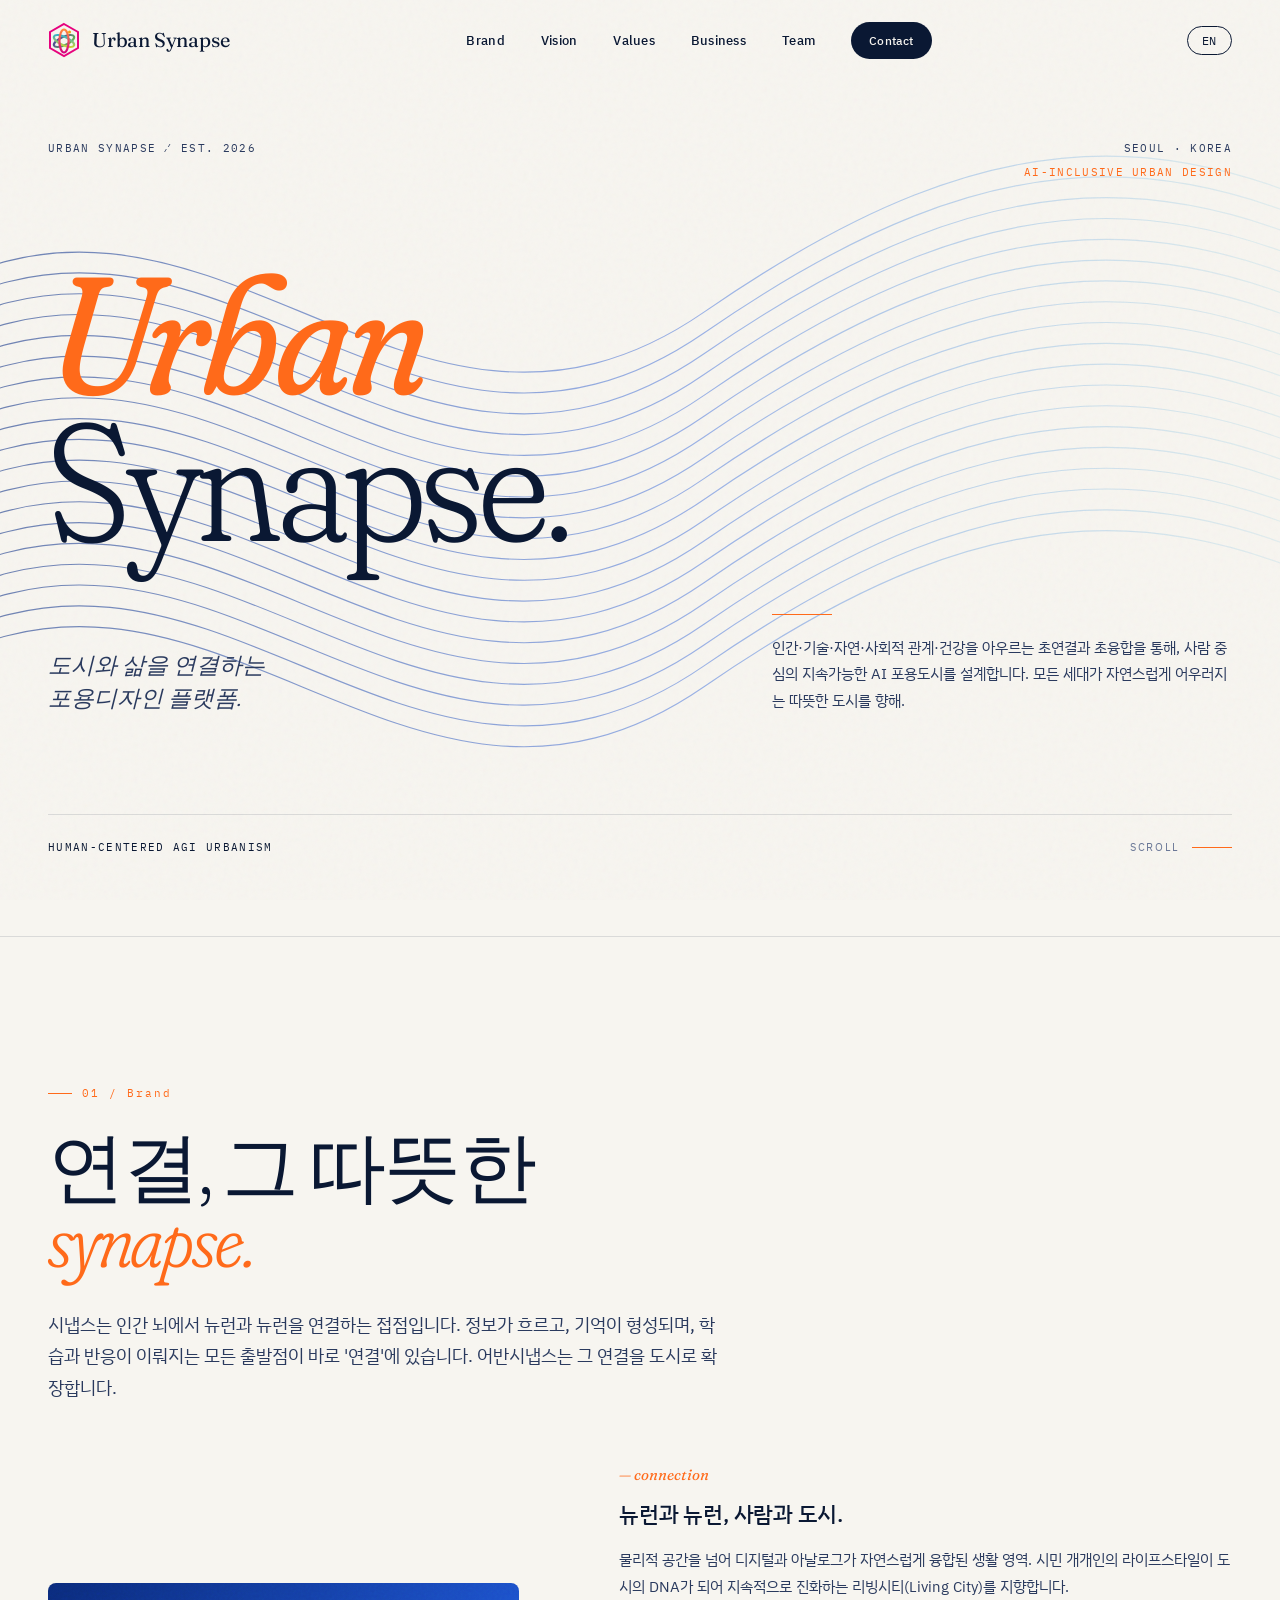
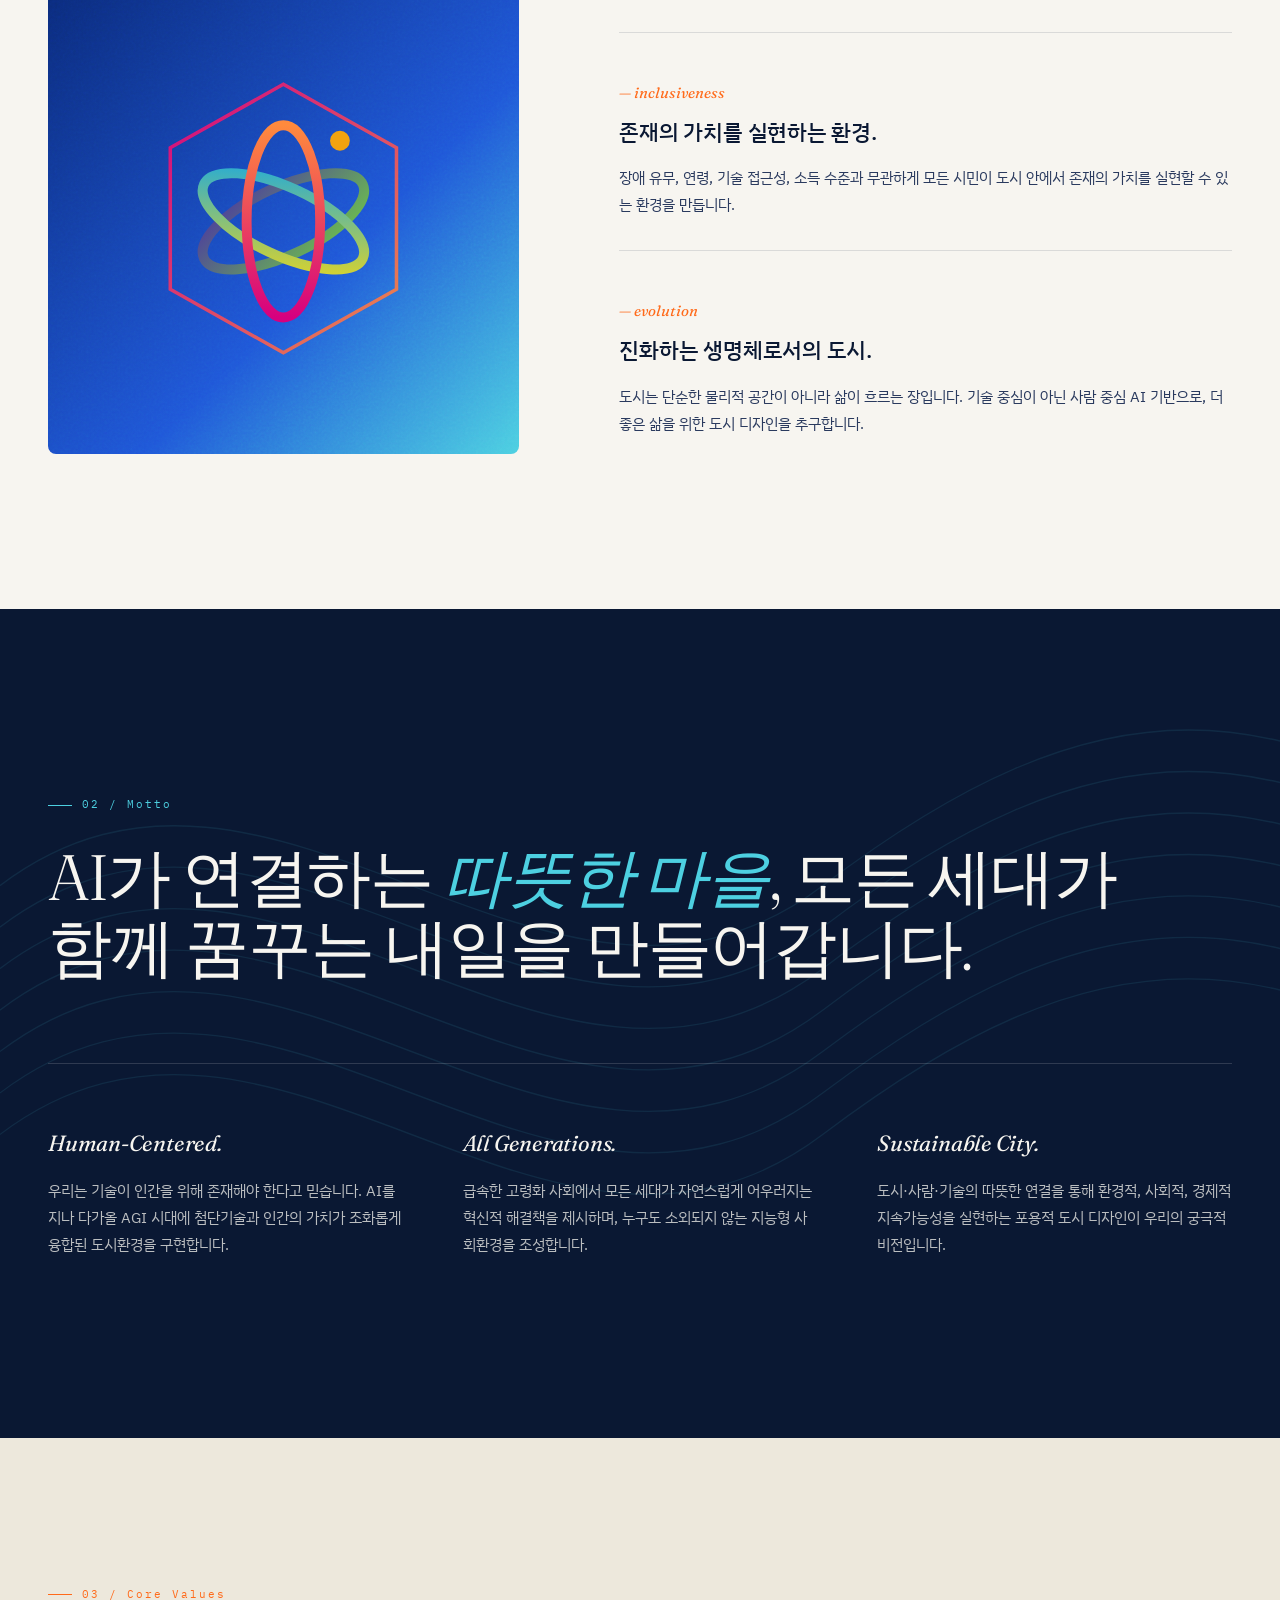
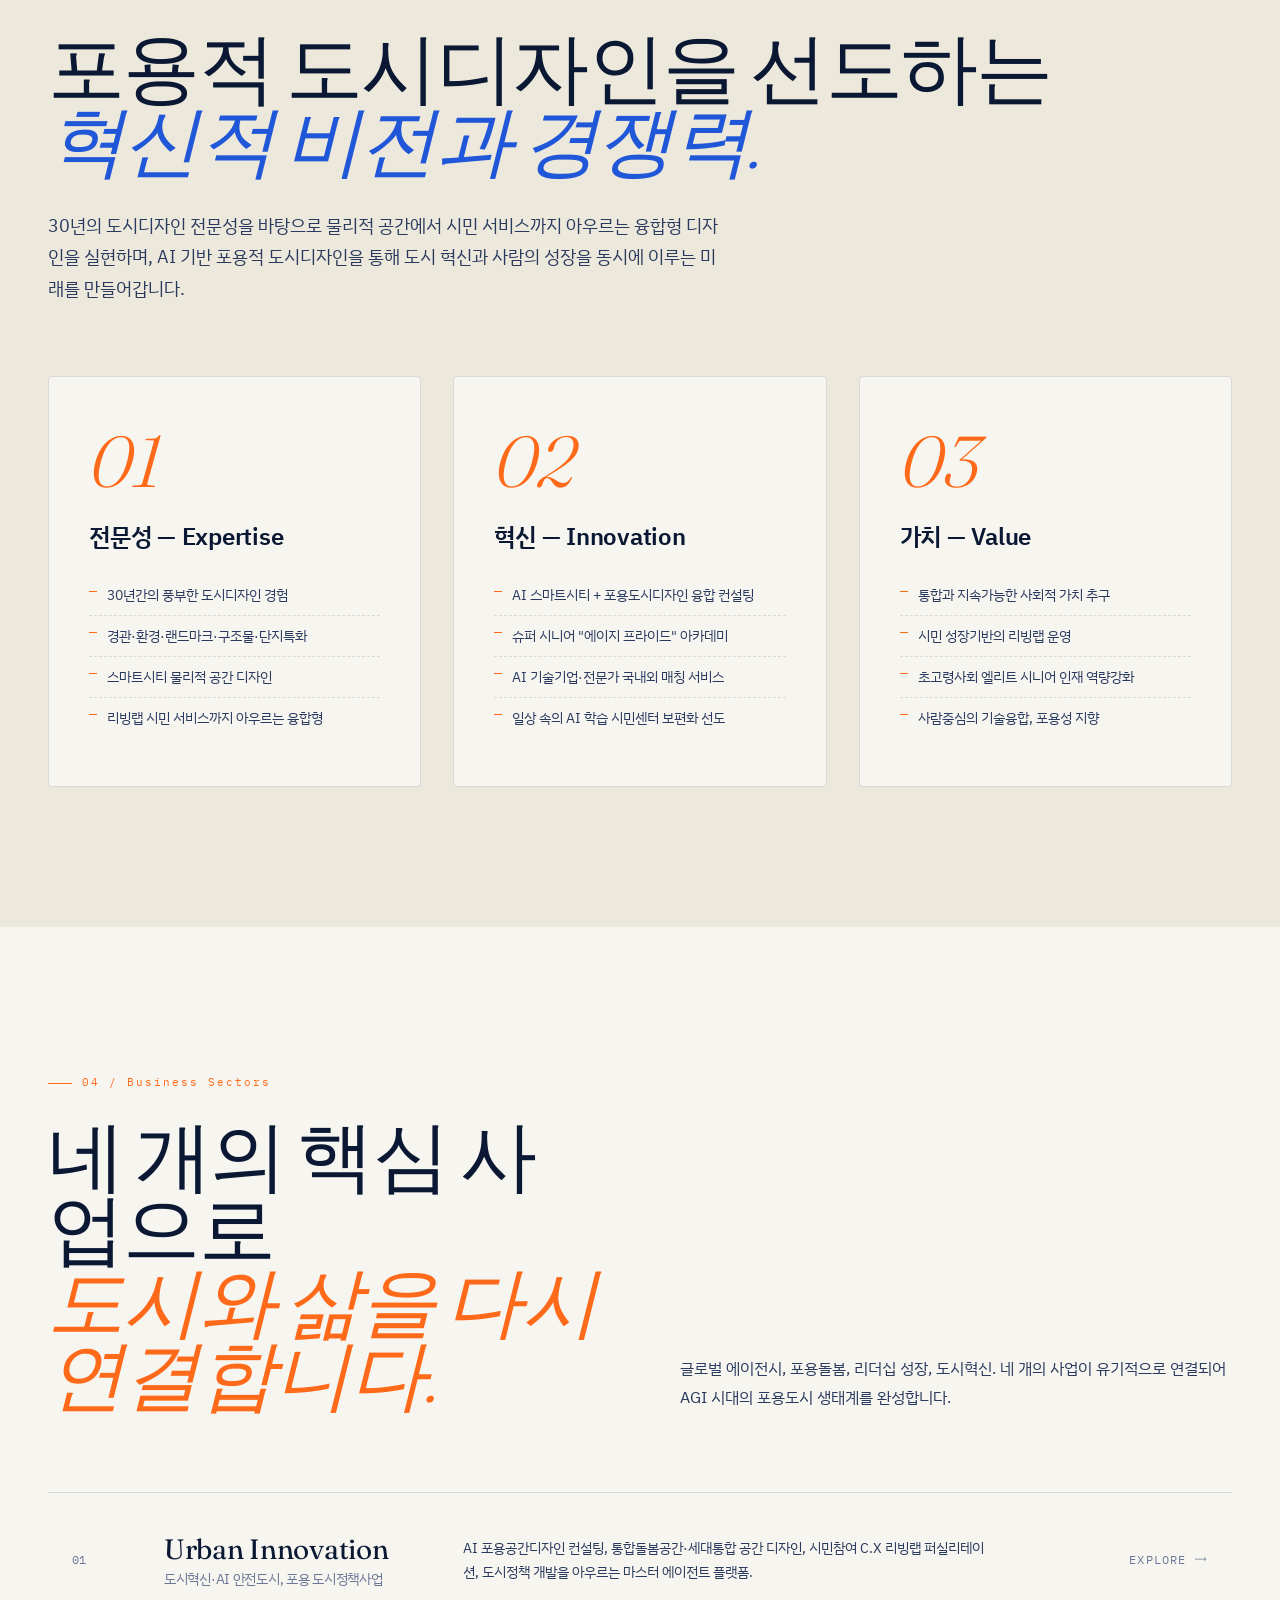
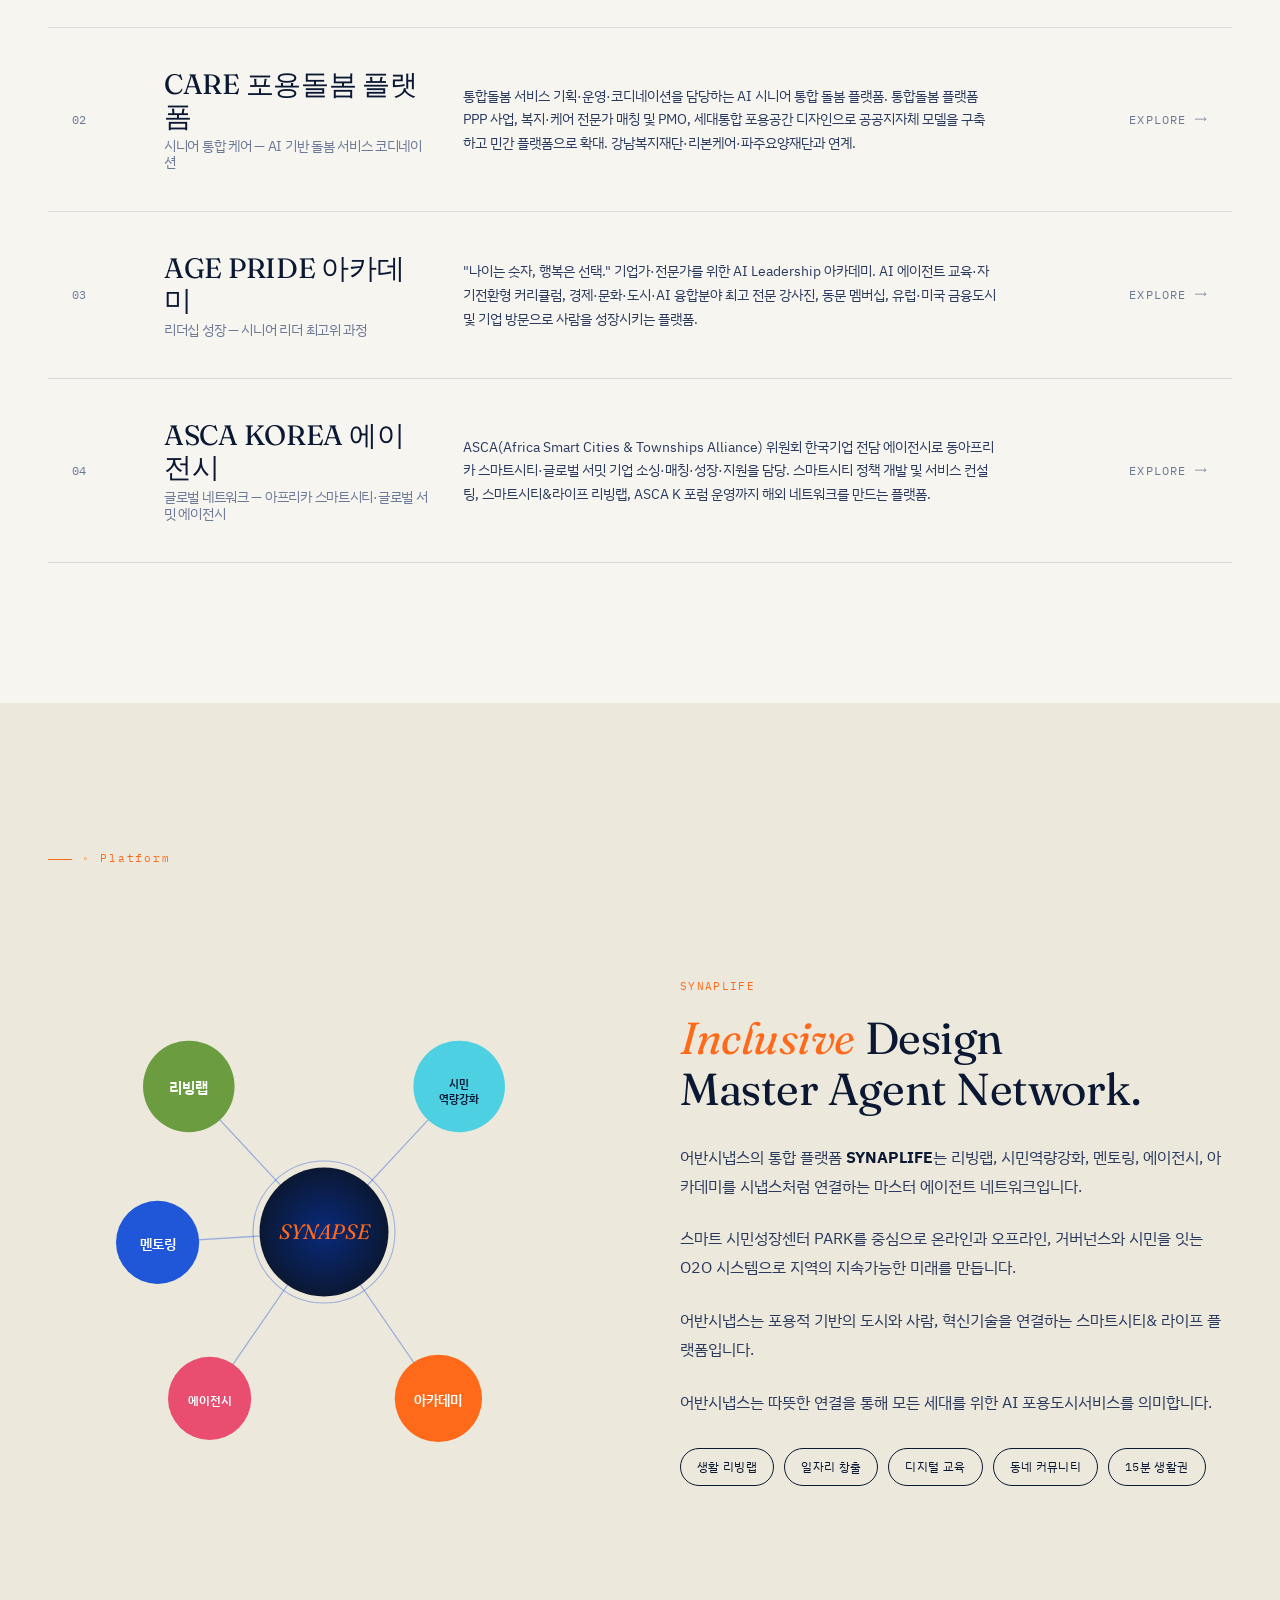
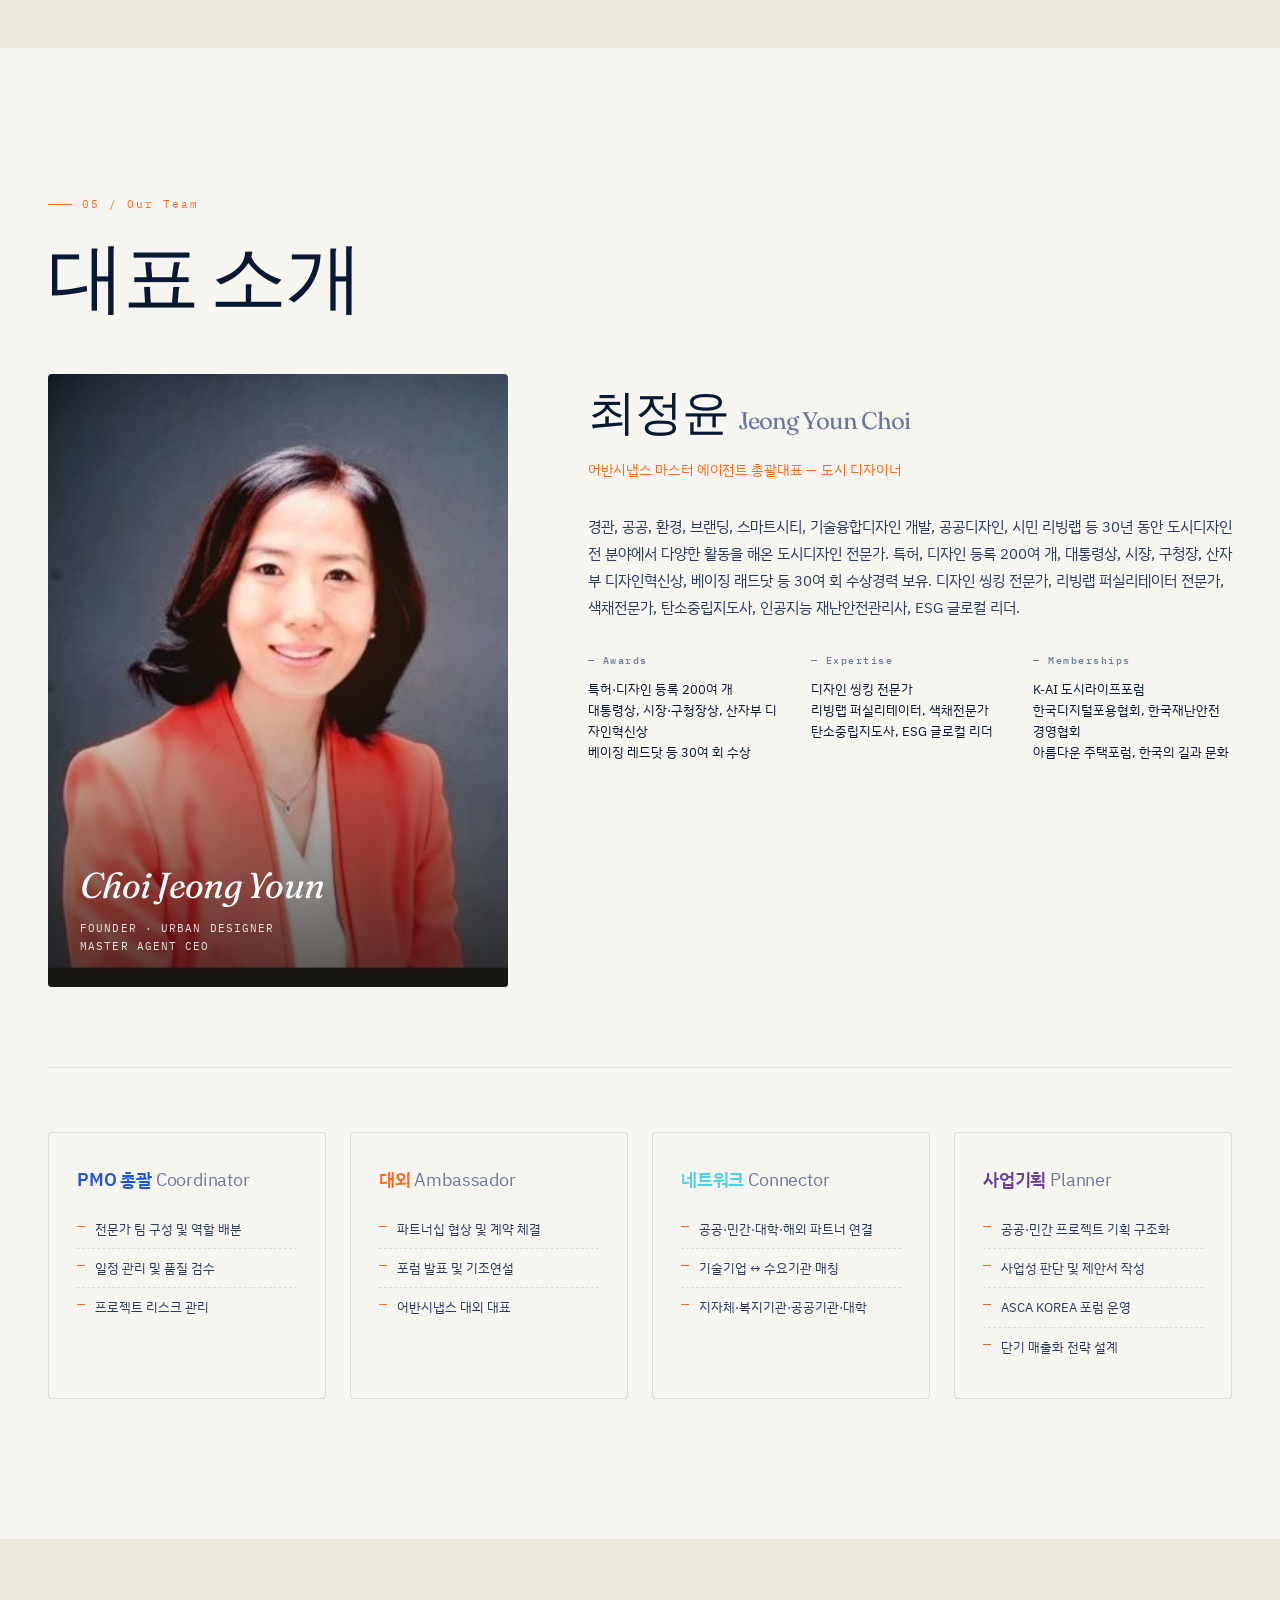
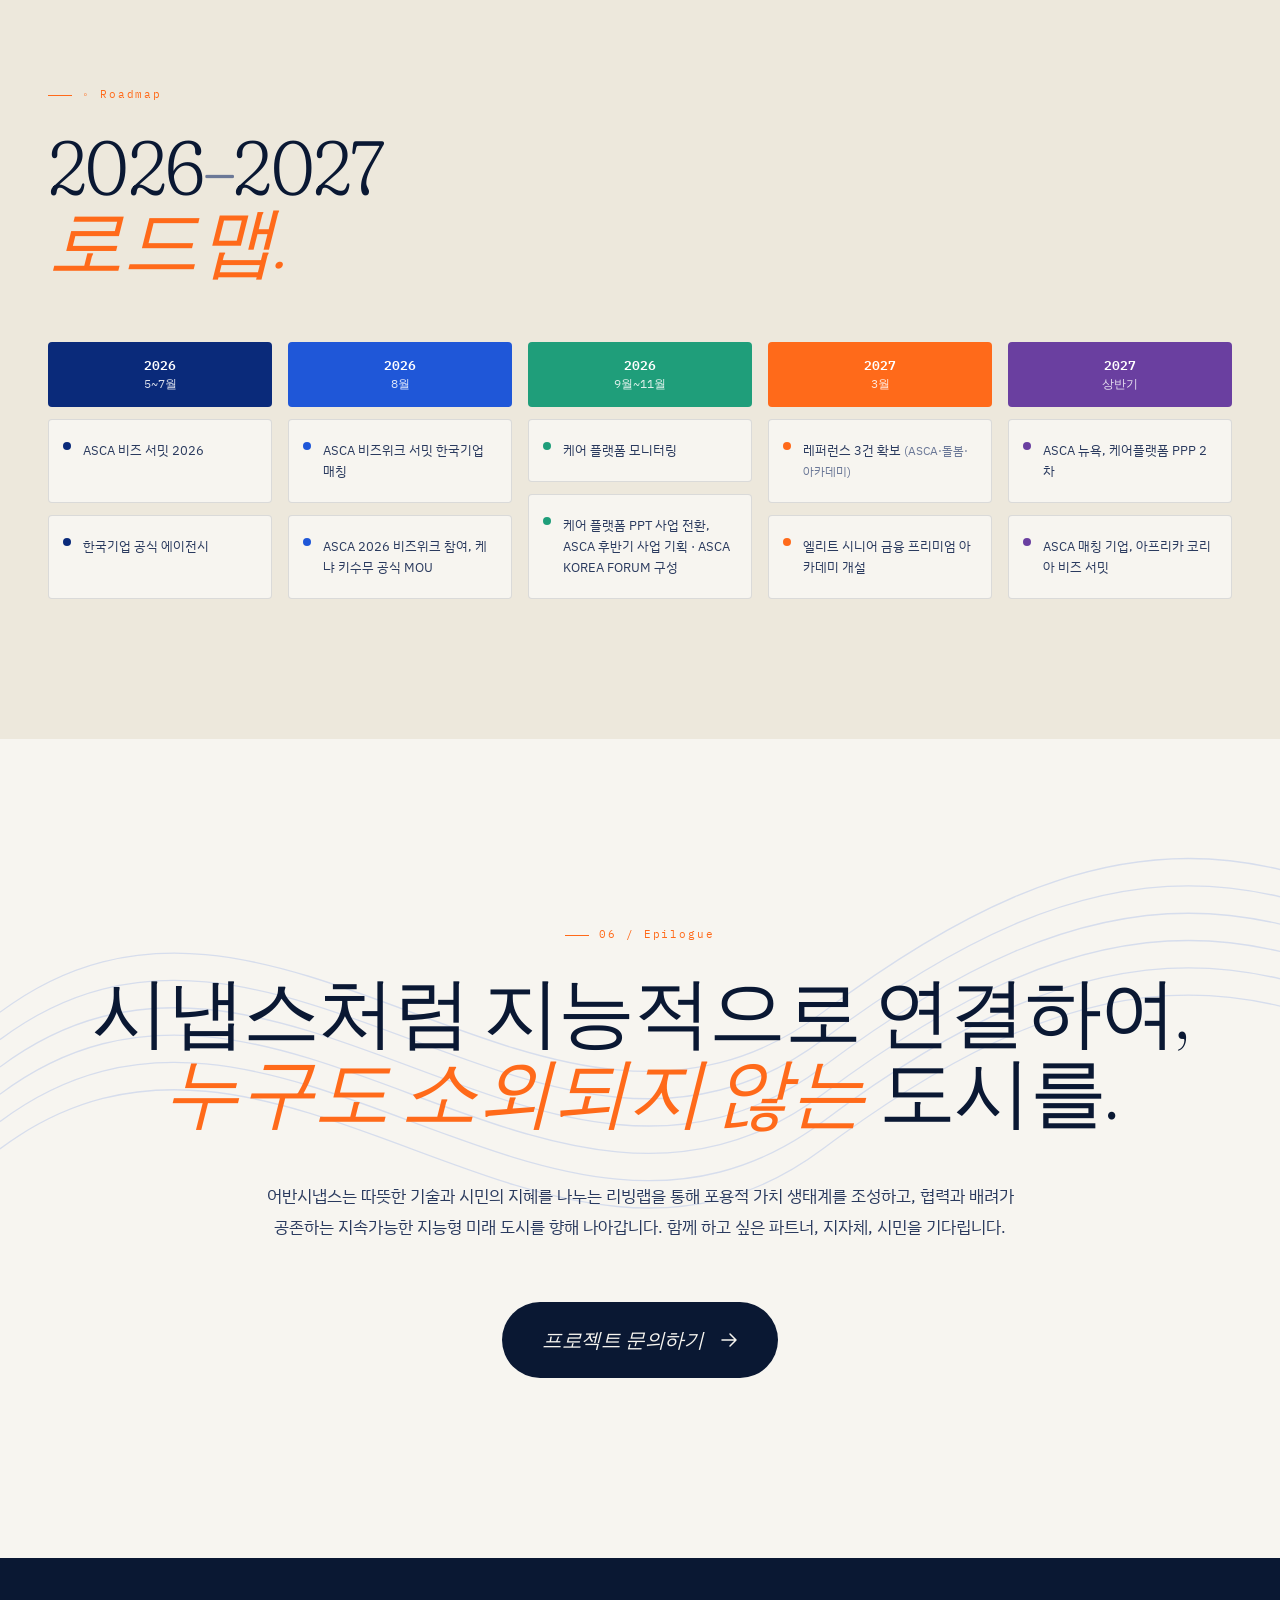
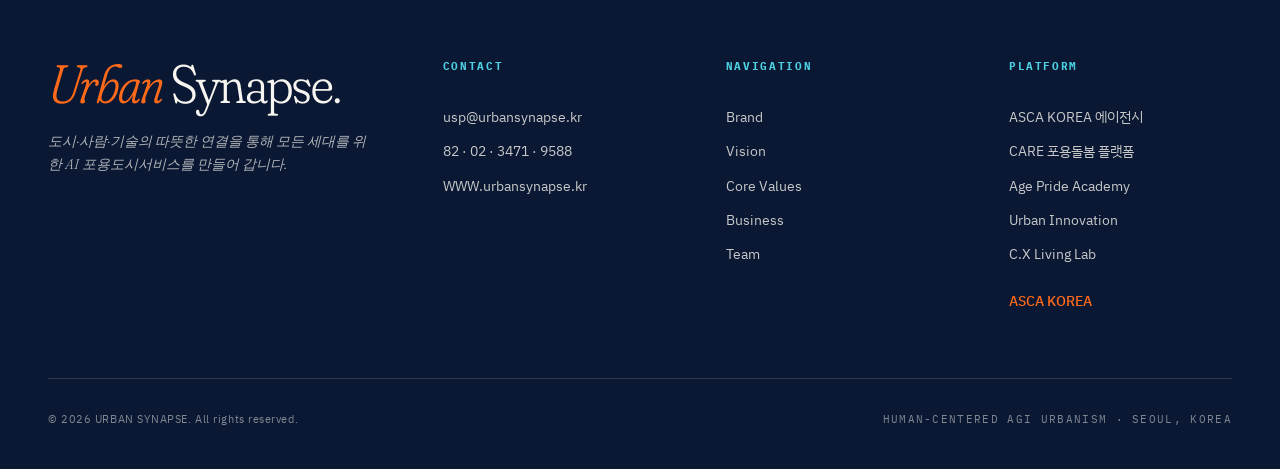
<file: index.html>
<!DOCTYPE html>
<html lang="ko">
<head>
<meta charset="UTF-8" />
<meta name="viewport" content="width=device-width, initial-scale=1.0" />
<title>URBAN SYNAPSE| AI 포용 스마트시티 라이프 플랫폼</title>
<meta name="description" content="어반시냅스는 스마트시티, AI 통합돌봄, 포용도시·라이프, 리빙랩과 시니어 교육을 기획하는 전문 컨설팅 기업입니다." />
<meta name="keywords" content="어반시냅스, Urban Synapse, 스마트시티, 포용도시, ASCA KOREA, CARE 포용돌봄, AGE PRIDE 아카데미, 리빙랩, AI 포용도시서비스" />
<link rel="canonical" href="https://www.urbansynapse.kr/" />
<link rel="icon" type="image/svg+xml" href="data:image/svg+xml,<svg xmlns='http://www.w3.org/2000/svg' viewBox='0 0 32 36'><polygon points='16,2 30,10 30,26 16,34 2,26 2,10' stroke='url(%23hg)' stroke-width='2' fill='%23f7f5f0'/><ellipse cx='16' cy='19' rx='11' ry='4.2' stroke='url(%23pg)' stroke-width='2.2' fill='none' transform='rotate(-25 16 19)'/><ellipse cx='16' cy='19' rx='11' ry='4.2' stroke='url(%23by)' stroke-width='2.2' fill='none' transform='rotate(25 16 19)'/><ellipse cx='16' cy='19' rx='4.6' ry='11.5' stroke='url(%23om)' stroke-width='2.2' fill='none'/><circle cx='21.5' cy='10' r='1.5' fill='%23f2a30f'/><defs><linearGradient id='hg' x1='0' y1='0' x2='32' y2='36'><stop offset='0' stop-color='%23e6007e'/><stop offset='1' stop-color='%23ff8a3d'/></linearGradient><linearGradient id='pg' x1='0' y1='0' x2='1' y2='1'><stop offset='0' stop-color='%234c3aa0'/><stop offset='1' stop-color='%236dc24b'/></linearGradient><linearGradient id='by' x1='0' y1='0' x2='1' y2='1'><stop offset='0' stop-color='%231ba9e0'/><stop offset='1' stop-color='%23e8d61f'/></linearGradient><linearGradient id='om' x1='0' y1='0' x2='0' y2='1'><stop offset='0' stop-color='%23ff8a3d'/><stop offset='1' stop-color='%23d6007f'/></linearGradient></defs></svg>" />
<meta property="og:type" content="website" />
<meta property="og:title" content="URBAN SYNAPSE| AI 포용 스마트시티 라이프 플랫폼" />
<meta property="og:description" content="도시·사람·기술의 따뜻한 연결을 통해 모든 세대를 위한 AI 포용도시서비스를 만들어갑니다." />
<meta property="og:url" content="https://www.urbansynapse.kr/" />
<meta property="og:locale" content="ko_KR" />
<meta property="og:image" content="https://www.urbansynapse.kr/assets/og-image.jpg" />
<meta property="og:image:width" content="1200" />
<meta property="og:image:height" content="630" />
<meta name="twitter:card" content="summary_large_image" />
<meta name="twitter:title" content="URBAN SYNAPSE — 어반시냅스" />
<meta name="twitter:description" content="도시와 사람, 혁신기술을 연결하는 AI 포용 스마트시티 라이프 플랫폼." />
<meta name="twitter:image" content="https://www.urbansynapse.kr/assets/og-image.jpg" />
<link rel="preconnect" href="https://fonts.googleapis.com">
<link rel="preconnect" href="https://fonts.gstatic.com" crossorigin>
<link href="https://fonts.googleapis.com/css2?family=Fraunces:ital,opsz,wght@0,9..144,300;0,9..144,400;0,9..144,500;0,9..144,600;1,9..144,300&family=IBM+Plex+Sans+KR:wght@300;400;500;600;700&family=IBM+Plex+Mono:wght@300;400;500&display=swap" rel="stylesheet">
<link rel="stylesheet" href="assets/styles.css">
</head>
<body>

<!-- NAV -->
<div id="site-ko" class="lang-view">
<nav id="nav">
  <div class="logo-mark">
    <svg class="logo-hex" viewBox="0 0 32 36" fill="none" xmlns="http://www.w3.org/2000/svg">
      <polygon points="16,2 30,10 30,26 16,34 2,26 2,10" stroke="url(#hg)" stroke-width="2" fill="none"/>
      <ellipse cx="16" cy="19" rx="11" ry="4.2" stroke="url(#pg)" stroke-width="2.2" fill="none" transform="rotate(-25 16 19)"/>
      <ellipse cx="16" cy="19" rx="11" ry="4.2" stroke="url(#by)" stroke-width="2.2" fill="none" transform="rotate(25 16 19)"/>
      <ellipse cx="16" cy="19" rx="4.6" ry="11.5" stroke="url(#om)" stroke-width="2.2" fill="none"/>
      <circle cx="21.5" cy="10" r="1.5" fill="#f2a30f"/>
      <defs>
        <linearGradient id="hg" x1="0" y1="0" x2="32" y2="36">
          <stop offset="0" stop-color="#e6007e"/>
          <stop offset="1" stop-color="#ff8a3d"/>
        </linearGradient>
        <linearGradient id="pg" x1="0" y1="0" x2="1" y2="1">
          <stop offset="0" stop-color="#4c3aa0"/>
          <stop offset="1" stop-color="#6dc24b"/>
        </linearGradient>
        <linearGradient id="by" x1="0" y1="0" x2="1" y2="1">
          <stop offset="0" stop-color="#1ba9e0"/>
          <stop offset="1" stop-color="#e8d61f"/>
        </linearGradient>
        <linearGradient id="om" x1="0" y1="0" x2="0" y2="1">
          <stop offset="0" stop-color="#ff8a3d"/>
          <stop offset="1" stop-color="#d6007f"/>
        </linearGradient>
      </defs>
    </svg>
    <span>Urban Synapse</span>
  </div>
  <ul>
    <li><a href="#brand">Brand</a></li>
    <li><a href="#vision">Vision</a></li>
    <li><a href="#values">Values</a></li>
    <li><a href="#sectors">Business</a></li>
    <li><a href="#team">Team</a></li>
    <li><a href="#contact" class="nav-contact">Contact</a></li>
  </ul>
  <button class="lang-toggle" type="button" onclick="setSiteLang('en')">EN</button>
</nav>

<!-- HERO -->
<section class="hero">
  <div class="hero-waves">
    <svg viewBox="0 0 1400 900" preserveAspectRatio="none" xmlns="http://www.w3.org/2000/svg">
      <defs>
        <linearGradient id="wave1" x1="0" y1="0" x2="1" y2="0">
          <stop offset="0" stop-color="#0a2a7a" stop-opacity="0.7"/>
          <stop offset="0.5" stop-color="#1f57d8" stop-opacity="0.5"/>
          <stop offset="1" stop-color="#4dd0e1" stop-opacity="0"/>
        </linearGradient>
      </defs>
      <g stroke="url(#wave1)" fill="none" stroke-width="1.1">
        <!-- multiple sine-like waves -->
        <path d="M-100,300 C 200,100 400,500 700,300 S 1200,100 1500,300"/>
        <path d="M-100,320 C 200,120 400,520 700,320 S 1200,120 1500,320"/>
        <path d="M-100,340 C 200,140 400,540 700,340 S 1200,140 1500,340"/>
        <path d="M-100,360 C 200,160 400,560 700,360 S 1200,160 1500,360"/>
        <path d="M-100,380 C 200,180 400,580 700,380 S 1200,180 1500,380"/>
        <path d="M-100,400 C 200,200 400,600 700,400 S 1200,200 1500,400"/>
        <path d="M-100,420 C 200,220 400,620 700,420 S 1200,220 1500,420"/>
        <path d="M-100,440 C 200,240 400,640 700,440 S 1200,240 1500,440"/>
        <path d="M-100,460 C 200,260 400,660 700,460 S 1200,260 1500,460"/>
        <path d="M-100,480 C 200,280 400,680 700,480 S 1200,280 1500,480"/>
        <path d="M-100,500 C 200,300 400,700 700,500 S 1200,300 1500,500"/>
        <path d="M-100,520 C 200,320 400,720 700,520 S 1200,320 1500,520"/>
        <path d="M-100,540 C 200,340 400,740 700,540 S 1200,340 1500,540"/>
        <path d="M-100,560 C 200,360 400,760 700,560 S 1200,360 1500,560"/>
        <path d="M-100,580 C 200,380 400,780 700,580 S 1200,380 1500,580"/>
        <path d="M-100,600 C 200,400 400,800 700,600 S 1200,400 1500,600"/>
        <path d="M-100,620 C 200,420 400,820 700,620 S 1200,420 1500,620"/>
        <path d="M-100,640 C 200,440 400,840 700,640 S 1200,440 1500,640"/>
        <path d="M-100,660 C 200,460 400,860 700,660 S 1200,460 1500,660"/>
      </g>
    </svg>
  </div>

  <div class="hero-content">
    <div class="hero-meta">
      <div>
        <div class="mono">Urban Synapse ∕ EST. 2026</div>
      </div>
      <div style="text-align:right;">
        <div class="mono">Seoul · Korea</div>
        <div class="mono" style="margin-top:6px; color: var(--accent);">AI-INCLUSIVE URBAN DESIGN</div>
      </div>
    </div>

    <h1 class="display hero-title">
      <span class="urban">Urban</span>
      <span class="synapse">Synapse.</span>
    </h1>

    <div class="hero-subtitle">
      <p class="hero-tagline">도시와 삶을 연결하는<br/>포용디자인 플랫폼.</p>
      <p class="hero-desc">
        인간·기술·자연·사회적 관계·건강을 아우르는 초연결과 초융합을 통해, 
        사람 중심의 지속가능한 AI 포용도시를 설계합니다. 
        모든 세대가 자연스럽게 어우러지는 따뜻한 도시를 향해.
      </p>
    </div>
  </div>

  <div class="hero-foot">
    <div class="mono">Human-Centered AGI Urbanism</div>
    <div class="scroll-cue">
      <span>SCROLL</span>
      <span class="scroll-cue-line"></span>
    </div>
  </div>
</section>

<!-- BRAND / 01 -->
<section class="brand-section" id="brand">
  <div class="section-pad">
    <div class="section-number">01 / Brand</div>
    <h2 class="display section-title">
      연결, 그 따뜻한<br/>
      <em style="font-style:italic; color:var(--accent); font-family:'Fraunces';">synapse.</em>
    </h2>
    <p class="section-lead">
      시냅스는 인간 뇌에서 뉴런과 뉴런을 연결하는 접점입니다. 
      정보가 흐르고, 기억이 형성되며, 학습과 반응이 이뤄지는 모든 출발점이 바로 '연결'에 있습니다. 
      어반시냅스는 그 연결을 도시로 확장합니다.
    </p>

    <div class="brand-grid">
      <div class="brand-visual">
        <!-- orbital logo matching the new brand mark -->
        <svg viewBox="0 0 200 220" xmlns="http://www.w3.org/2000/svg">
          <defs>
            <linearGradient id="bhex" x1="0" y1="0" x2="1" y2="1">
              <stop offset="0" stop-color="#e6007e"/>
              <stop offset="1" stop-color="#ff8a3d"/>
            </linearGradient>
            <linearGradient id="bo1" x1="0" y1="0" x2="1" y2="1">
              <stop offset="0" stop-color="#4c3aa0"/>
              <stop offset="1" stop-color="#6dc24b"/>
            </linearGradient>
            <linearGradient id="bo2" x1="0" y1="0" x2="1" y2="1">
              <stop offset="0" stop-color="#1ba9e0"/>
              <stop offset="1" stop-color="#e8d61f"/>
            </linearGradient>
            <linearGradient id="bo3" x1="0" y1="1" x2="0" y2="0">
              <stop offset="0" stop-color="#d6007f"/>
              <stop offset="1" stop-color="#ff8a3d"/>
            </linearGradient>
          </defs>
          <polygon points="100,15 180,60 180,160 100,205 20,160 20,60" 
                   stroke="url(#bhex)" stroke-width="2.5" fill="none" opacity="0.9"/>
          <ellipse cx="100" cy="112" rx="62" ry="24" 
                   stroke="url(#bo1)" stroke-width="7" fill="none" transform="rotate(-25 100 112)"/>
          <ellipse cx="100" cy="112" rx="62" ry="24" 
                   stroke="url(#bo2)" stroke-width="7" fill="none" transform="rotate(25 100 112)"/>
          <ellipse cx="100" cy="112" rx="26" ry="68" 
                   stroke="url(#bo3)" stroke-width="7" fill="none"/>
          <circle cx="140" cy="55" r="7" fill="#f2a30f"/>
        </svg>
      </div>

      <div class="brand-pillars">
        <div class="pillar">
          <div class="pillar-label">— connection</div>
          <h3>뉴런과 뉴런, 사람과 도시.</h3>
          <p>
            물리적 공간을 넘어 디지털과 아날로그가 자연스럽게 융합된 생활 영역.
            시민 개개인의 라이프스타일이 도시의 DNA가 되어 지속적으로 진화하는 
            리빙시티(Living City)를 지향합니다.
          </p>
        </div>
        <div class="pillar">
          <div class="pillar-label">— inclusiveness</div>
          <h3>존재의 가치를 실현하는 환경.</h3>
          <p>
            장애 유무, 연령, 기술 접근성, 소득 수준과 무관하게 
            모든 시민이 도시 안에서 존재의 가치를 실현할 수 있는 환경을 만듭니다.
          </p>
        </div>
        <div class="pillar">
          <div class="pillar-label">— evolution</div>
          <h3>진화하는 생명체로서의 도시.</h3>
          <p>
            도시는 단순한 물리적 공간이 아니라 삶이 흐르는 장입니다. 
            기술 중심이 아닌 사람 중심 AI 기반으로, 더 좋은 삶을 위한 도시 디자인을 추구합니다.
          </p>
        </div>
      </div>
    </div>
  </div>
</section>

<!-- MOTTO / 02 -->
<section class="motto-section" id="vision">
  <div class="motto-waves">
    <svg viewBox="0 0 1400 600" preserveAspectRatio="none" xmlns="http://www.w3.org/2000/svg" style="width:100%; height:100%;">
      <g stroke="#4dd0e1" fill="none" stroke-width="1" opacity="0.4">
        <path d="M0,200 C 300,50 600,350 900,200 S 1400,50 1700,200"/>
        <path d="M0,230 C 300,80 600,380 900,230 S 1400,80 1700,230"/>
        <path d="M0,260 C 300,110 600,410 900,260 S 1400,110 1700,260"/>
        <path d="M0,290 C 300,140 600,440 900,290 S 1400,140 1700,290"/>
        <path d="M0,320 C 300,170 600,470 900,320 S 1400,170 1700,320"/>
        <path d="M0,350 C 300,200 600,500 900,350 S 1400,200 1700,350"/>
        <path d="M0,380 C 300,230 600,530 900,380 S 1400,230 1700,380"/>
      </g>
    </svg>
  </div>
  <div class="motto-inner">
    <div class="section-number">02 / Motto</div>
    <h2 class="motto-heading">
      AI가 연결하는 <span class="hl">따뜻한 마을</span>, 
      모든 세대가 함께 꿈꾸는 내일을 만들어갑니다.
    </h2>
    <div class="motto-body">
      <p>
        <strong>Human-Centered.</strong>
        우리는 기술이 인간을 위해 존재해야 한다고 믿습니다. 
        AI를 지나 다가올 AGI 시대에 첨단기술과 인간의 가치가 
        조화롭게 융합된 도시환경을 구현합니다.
      </p>
      <p>
        <strong>All Generations.</strong>
        급속한 고령화 사회에서 모든 세대가 자연스럽게 어우러지는 
        혁신적 해결책을 제시하며, 누구도 소외되지 않는 
        지능형 사회환경을 조성합니다.
      </p>
      <p>
        <strong>Sustainable City.</strong>
        도시·사람·기술의 따뜻한 연결을 통해 환경적, 사회적, 
        경제적 지속가능성을 실현하는 포용적 도시 디자인이 
        우리의 궁극적 비전입니다.
      </p>
    </div>
  </div>
</section>

<!-- CORE VALUES / 03 -->
<section class="values-section" id="values">
  <div class="section-pad">
    <div class="section-number">03 / Core Values</div>
    <h2 class="display section-title">
      포용적 도시디자인을 선도하는<br/>
      <em style="font-style:italic; color:var(--blue);">혁신적 비전과 경쟁력.</em>
    </h2>
    <p class="section-lead">
      30년의 도시디자인 전문성을 바탕으로 물리적 공간에서 시민 서비스까지 아우르는 융합형 디자인을 실현하며, 
      AI 기반 포용적 도시디자인을 통해 도시 혁신과 사람의 성장을 동시에 이루는 미래를 만들어갑니다.
    </p>

    <div class="values-grid">
      <div class="value-card">
        <div class="value-num">01</div>
        <h4>전문성 — Expertise</h4>
        <ul>
          <li>30년간의 풍부한 도시디자인 경험</li>
          <li>경관·환경·랜드마크·구조물·단지특화</li>
          <li>스마트시티 물리적 공간 디자인</li>
          <li>리빙랩 시민 서비스까지 아우르는 융합형</li>
        </ul>
      </div>
      <div class="value-card">
        <div class="value-num">02</div>
        <h4>혁신 — Innovation</h4>
        <ul>
          <li>AI 스마트시티 + 포용도시디자인 융합 컨설팅</li>
          <li>슈퍼 시니어 "에이지 프라이드" 아카데미</li>
          <li>AI 기술기업·전문가 국내외 매칭 서비스</li>
          <li>일상 속의 AI 학습 시민센터 보편화 선도</li>
        </ul>
      </div>
      <div class="value-card">
        <div class="value-num">03</div>
        <h4>가치 — Value</h4>
        <ul>
          <li>통합과 지속가능한 사회적 가치 추구</li>
          <li>시민 성장기반의 리빙랩 운영</li>
          <li>초고령사회 엘리트 시니어 인재 역량강화</li>
          <li>사람중심의 기술융합, 포용성 지향</li>
        </ul>
      </div>
    </div>
  </div>
</section>

<!-- BUSINESS SECTORS / 04 -->
<section class="sectors-section" id="sectors">
  <div class="section-pad">
    <div class="section-number">04 / Business Sectors</div>
    <div class="sector-header">
      <h2 class="display section-title" style="margin-bottom:0;">
        네 개의 핵심 사업으로<br/>
        <em style="font-style:italic; color:var(--accent); font-family:'Fraunces';">도시와 삶을 다시 연결합니다.</em>
      </h2>
      <p style="color: var(--ink-soft); line-height:1.8; font-size:16px;">
        글로벌 에이전시, 포용돌봄, 리더십 성장, 도시혁신. 네 개의 사업이 유기적으로 연결되어 
        AGI 시대의 포용도시 생태계를 완성합니다.
      </p>
    </div>

    <div class="sectors-list">
      <a class="sector-row" href="urban-innovation.html">
        <div class="sector-idx">01</div>
        <div>
          <div class="sector-title">Urban Innovation
            <span class="sector-ko">도시혁신·AI 안전도시, 포용 도시정책사업</span>
          </div>
        </div>
        <div class="sector-desc">
          AI 포용공간디자인 컨설팅, 통합돌봄공간·세대통합 공간 디자인, 시민참여 C.X 리빙랩 퍼실리테이션, 
          도시정책 개발을 아우르는 마스터 에이전트 플랫폼.
        </div>
        <div class="sector-arrow">EXPLORE ⟶</div>
      </a>

      <a class="sector-row" href="care.html">
        <div class="sector-idx">02</div>
        <div>
          <div class="sector-title">CARE 포용돌봄 플랫폼
            <span class="sector-ko">시니어 통합 케어 — AI 기반 돌봄 서비스 코디네이션</span>
          </div>
        </div>
        <div class="sector-desc">
          통합돌봄 서비스 기획·운영·코디네이션을 담당하는 AI 시니어 통합 돌봄 플랫폼. 통합돌봄 플랫폼 PPP 사업, 
          복지·케어 전문가 매칭 및 PMO, 세대통합 포용공간 디자인으로 공공지자체 모델을 구축하고 민간 플랫폼으로 확대. 
          강남복지재단·리본케어·파주요양재단과 연계.
        </div>
        <div class="sector-arrow">EXPLORE ⟶</div>
      </a>

      <a class="sector-row" href="age-pride.html">
        <div class="sector-idx">03</div>
        <div>
          <div class="sector-title">AGE PRIDE 아카데미
            <span class="sector-ko">리더십 성장 — 시니어 리더 최고위 과정</span>
          </div>
        </div>
        <div class="sector-desc">
          "나이는 숫자, 행복은 선택." 기업가·전문가를 위한 AI Leadership 아카데미. AI 에이전트 교육·자기전환형 커리큘럼, 
          경제·문화·도시·AI 융합분야 최고 전문 강사진, 동문 멤버십, 유럽·미국 금융도시 및 기업 방문으로 사람을 성장시키는 플랫폼.
        </div>
        <div class="sector-arrow">EXPLORE ⟶</div>
      </a>

      <a class="sector-row" href="asca.html">
        <div class="sector-idx">04</div>
        <div>
          <div class="sector-title">ASCA KOREA 에이전시
            <span class="sector-ko">글로벌 네트워크 — 아프리카 스마트시티·글로벌 서밋 에이전시</span>
          </div>
        </div>
        <div class="sector-desc">
          ASCA(Africa Smart Cities & Townships Alliance) 위원회 한국기업 전담 에이전시로 동아프리카 스마트시티·글로벌 서밋 
          기업 소싱·매칭·성장·지원을 담당. 스마트시티 정책 개발 및 서비스 컨설팅, 스마트시티&라이프 리빙랩, ASCA K 포럼 운영까지 
          해외 네트워크를 만드는 플랫폼.
        </div>
        <div class="sector-arrow">EXPLORE ⟶</div>
      </a>
    </div>
  </div>
</section>

<!-- SYNAPLIFE PLATFORM -->
<section class="platform-section">
  <div class="section-pad">
    <div class="section-number">◦ Platform</div>
    <div class="platform-grid">
      <div class="platform-diagram">
        <!-- synapse network diagram -->
        <svg viewBox="0 0 500 500" xmlns="http://www.w3.org/2000/svg" style="width:100%; max-width:520px;">
          <defs>
            <radialGradient id="cg" cx="0.5" cy="0.5" r="0.5">
              <stop offset="0" stop-color="#0a2a7a"/>
              <stop offset="1" stop-color="#0a1833"/>
            </radialGradient>
          </defs>
          <!-- connection lines -->
          <g stroke="#1f57d8" stroke-width="1.2" fill="none" opacity="0.4">
            <line x1="250" y1="250" x2="120" y2="110"/>
            <line x1="250" y1="250" x2="380" y2="110"/>
            <line x1="250" y1="250" x2="90" y2="260"/>
            <line x1="250" y1="250" x2="140" y2="410"/>
            <line x1="250" y1="250" x2="360" y2="410"/>
          </g>
          <!-- central synapse -->
          <circle cx="250" cy="250" r="62" fill="url(#cg)"/>
          <text x="250" y="257" text-anchor="middle" fill="#ff6a1a" font-family="Fraunces" font-size="20" font-style="italic">SYNAPSE</text>
          
          <!-- node: 리빙랩 -->
          <circle cx="120" cy="110" r="44" fill="#6b9c3f"/>
          <text x="120" y="116" text-anchor="middle" fill="#fff" font-family="IBM Plex Sans KR" font-size="14" font-weight="600">리빙랩</text>
          
          <!-- node: 시민역량강화 -->
          <circle cx="380" cy="110" r="44" fill="#4dd0e1"/>
          <text x="380" y="112" text-anchor="middle" fill="#0a1833" font-family="IBM Plex Sans KR" font-size="11" font-weight="600">시민</text>
          <text x="380" y="126" text-anchor="middle" fill="#0a1833" font-family="IBM Plex Sans KR" font-size="11" font-weight="600">역량강화</text>
          
          <!-- node: 멘토링 -->
          <circle cx="90" cy="260" r="40" fill="#1f57d8"/>
          <text x="90" y="266" text-anchor="middle" fill="#fff" font-family="IBM Plex Sans KR" font-size="13" font-weight="600">멘토링</text>
          
          <!-- node: 에이전시 -->
          <circle cx="140" cy="410" r="40" fill="#e94d70"/>
          <text x="140" y="416" text-anchor="middle" fill="#fff" font-family="IBM Plex Sans KR" font-size="12" font-weight="600">에이전시</text>
          
          <!-- node: 아카데미 -->
          <circle cx="360" cy="410" r="42" fill="#ff6a1a"/>
          <text x="360" y="416" text-anchor="middle" fill="#fff" font-family="IBM Plex Sans KR" font-size="13" font-weight="600">아카데미</text>
          
          <!-- small pulsing dots -->
          <circle cx="250" cy="250" r="75" stroke="#1f57d8" stroke-width="1" fill="none" opacity="0.25">
            <animate attributeName="r" values="68;85;68" dur="4s" repeatCount="indefinite"/>
            <animate attributeName="opacity" values="0.4;0.1;0.4" dur="4s" repeatCount="indefinite"/>
          </circle>
        </svg>
      </div>
      <div class="platform-text">
        <div class="mono" style="color: var(--accent); margin-bottom: 16px;">SYNAPLIFE</div>
        <h3>
          <span class="accent">Inclusive</span> Design<br/>
          Master Agent Network.
        </h3>
        <p>
          어반시냅스의 통합 플랫폼 <strong style="color:var(--ink);">SYNAPLIFE</strong>는 
          리빙랩, 시민역량강화, 멘토링, 에이전시, 아카데미를 
          시냅스처럼 연결하는 마스터 에이전트 네트워크입니다.
        </p>
        <p>
          스마트 시민성장센터 PARK를 중심으로 온라인과 오프라인, 
          거버넌스와 시민을 잇는 O2O 시스템으로 지역의 지속가능한 미래를 만듭니다.
        </p>
        <p>
          어반시냅스는 포용적 기반의 도시와 사람, 혁신기술을 연결하는 
          스마트시티&amp; 라이프 플랫폼입니다.
        </p>
        <p>
          어반시냅스는 따뜻한 연결을 통해 모든 세대를 위한 AI 포용도시서비스를 의미합니다.
        </p>
        <div class="platform-tags">
          <span class="platform-tag">생활 리빙랩</span>
          <span class="platform-tag">일자리 창출</span>
          <span class="platform-tag">디지털 교육</span>
          <span class="platform-tag">동네 커뮤니티</span>
          <span class="platform-tag">15분 생활권</span>
        </div>
      </div>
    </div>
  </div>
</section>

<!-- TEAM / 05 -->
<section class="team-section" id="team">
  <div class="section-pad">
    <div class="section-number">05 / Our Team</div>
    <h2 class="display section-title">대표 소개</h2>

    <div class="founder">
      <div class="founder-visual">
        <img class="founder-photo" src="assets/founder.jpg" alt="Choi Jeong Youn, Founder of Urban Synapse" />
        <div class="founder-name-card">
          <strong>Choi Jeong Youn</strong>
          FOUNDER · URBAN DESIGNER<br/>
          MASTER AGENT CEO
        </div>
      </div>
      <div class="founder-info">
        <h3>최정윤 <em style="font-size:24px; color:var(--ink-muted); font-style:normal;">Jeong Youn Choi</em></h3>
        <div class="role">어반시냅스 마스터 에이전트 총괄대표 — 도시 디자이너</div>
        <p>
          경관, 공공, 환경, 브랜딩, 스마트시티, 기술융합디자인 개발, 공공디자인, 시민 리빙랩 등 
          30년 동안 도시디자인 전 분야에서 다양한 활동을 해온 도시디자인 전문가. 
          특허, 디자인 등록 200여 개, 대통령상, 시장, 구청장, 산자부 디자인혁신상, 
          베이징 래드닷 등 30여 회 수상경력 보유. 디자인 씽킹 전문가, 리빙랩 퍼실리테이터 전문가, 
          색채전문가, 탄소중립지도사, 인공지능 재난안전관리사, ESG 글로컬 리더.
        </p>
        <div class="credentials">
          <div class="cred-item">
            <h5>— Awards</h5>
            <p>특허·디자인 등록 200여 개<br/>대통령상, 시장·구청장상, 산자부 디자인혁신상<br/>베이징 레드닷 등 30여 회 수상</p>
          </div>
          <div class="cred-item">
            <h5>— Expertise</h5>
            <p>디자인 씽킹 전문가<br/>리빙랩 퍼실리테이터, 색채전문가<br/>탄소중립지도사, ESG 글로컬 리더</p>
          </div>
          <div class="cred-item">
            <h5>— Memberships</h5>
            <p>K-AI 도시라이프포럼<br/>한국디지털포용협회, 한국재난안전경영협회<br/>아름다운 주택포럼, 한국의 길과 문화</p>
          </div>
        </div>
      </div>
    </div>

    <div class="roles-grid">
      <div class="value-card">
        <h4 style="color:var(--blue);">PMO 총괄 <span style="color:var(--ink-muted); font-weight:400;">Coordinator</span></h4>
        <ul>
          <li>전문가 팀 구성 및 역할 배분</li>
          <li>일정 관리 및 품질 검수</li>
          <li>프로젝트 리스크 관리</li>
        </ul>
      </div>
      <div class="value-card">
        <h4 style="color:var(--accent);">대외 <span style="color:var(--ink-muted); font-weight:400;">Ambassador</span></h4>
        <ul>
          <li>파트너십 협상 및 계약 체결</li>
          <li>포럼 발표 및 기조연설</li>
          <li>어반시냅스 대외 대표</li>
        </ul>
      </div>
      <div class="value-card">
        <h4 style="color:var(--cyan);">네트워크 <span style="color:var(--ink-muted); font-weight:400;">Connector</span></h4>
        <ul>
          <li>공공·민간·대학·해외 파트너 연결</li>
          <li>기술기업 ↔ 수요기관 매칭</li>
          <li>지자체·복지기관·공공기관·대학</li>
        </ul>
      </div>
      <div class="value-card">
        <h4 style="color:#6a3fa0;">사업기획 <span style="color:var(--ink-muted); font-weight:400;">Planner</span></h4>
        <ul>
          <li>공공·민간 프로젝트 기획 구조화</li>
          <li>사업성 판단 및 제안서 작성</li>
          <li>ASCA KOREA 포럼 운영</li>
          <li>단기 매출화 전략 설계</li>
        </ul>
      </div>
    </div>

  </div>
</section>

<!-- ROADMAP -->
<section class="roadmap-section">
  <div class="section-pad">
    <div class="section-number">◦ Roadmap</div>
    <h2 class="display section-title">
      2026<span style="color:var(--ink-muted);">–</span>2027<br/>
      <em style="font-style:italic; color:var(--accent); font-family:'Fraunces';">로드맵.</em>
    </h2>

    <div class="roadmap-grid">
      <div class="roadmap-col">
        <div class="roadmap-period" style="background:#0a2a7a;">2026<span>5~7월</span></div>
        <div class="roadmap-card"><span class="roadmap-dot" style="background:#0a2a7a;"></span>ASCA 비즈 서밋 2026</div>
        <div class="roadmap-card"><span class="roadmap-dot" style="background:#0a2a7a;"></span>한국기업 공식 에이전시</div>
      </div>
      <div class="roadmap-col">
        <div class="roadmap-period" style="background:#1f57d8;">2026<span>8월</span></div>
        <div class="roadmap-card"><span class="roadmap-dot" style="background:#1f57d8;"></span>ASCA 비즈위크 서밋 한국기업 매칭</div>
        <div class="roadmap-card"><span class="roadmap-dot" style="background:#1f57d8;"></span>ASCA 2026 비즈위크 참여, 케냐 키수무 공식 MOU</div>
      </div>
      <div class="roadmap-col">
        <div class="roadmap-period" style="background:#1f9e7a;">2026<span>9월~11월</span></div>
        <div class="roadmap-card"><span class="roadmap-dot" style="background:#1f9e7a;"></span>케어 플랫폼 모니터링</div>
        <div class="roadmap-card"><span class="roadmap-dot" style="background:#1f9e7a;"></span>케어 플랫폼 PPT 사업 전환, ASCA 후반기 사업 기획 · ASCA KOREA FORUM 구성</div>
      </div>
      <div class="roadmap-col">
        <div class="roadmap-period" style="background:var(--accent);">2027<span>3월</span></div>
        <div class="roadmap-card"><span class="roadmap-dot" style="background:var(--accent);"></span>레퍼런스 3건 확보 <span style="color:var(--ink-muted); font-size:12px;">(ASCA·돌봄·아카데미)</span></div>
        <div class="roadmap-card"><span class="roadmap-dot" style="background:var(--accent);"></span>엘리트 시니어 금융 프리미엄 아카데미 개설</div>
      </div>
      <div class="roadmap-col">
        <div class="roadmap-period" style="background:#6a3fa0;">2027<span>상반기</span></div>
        <div class="roadmap-card"><span class="roadmap-dot" style="background:#6a3fa0;"></span>ASCA 뉴욕, 케어플랫폼 PPP 2차</div>
        <div class="roadmap-card"><span class="roadmap-dot" style="background:#6a3fa0;"></span>ASCA 매칭 기업, 아프리카 코리아 비즈 서밋</div>
      </div>
    </div>
  </div>
</section>

<!-- EPILOGUE -->
<section class="epilogue" id="contact">
  <div class="epilogue-bg">
    <svg viewBox="0 0 1400 600" preserveAspectRatio="none" xmlns="http://www.w3.org/2000/svg" style="width:100%; height:100%;">
      <g stroke="#1f57d8" fill="none" stroke-width="1" opacity="0.3">
        <path d="M0,200 C 300,50 600,350 900,200 S 1400,50 1700,200"/>
        <path d="M0,220 C 300,70 600,370 900,220 S 1400,70 1700,220"/>
        <path d="M0,240 C 300,90 600,390 900,240 S 1400,90 1700,240"/>
        <path d="M0,260 C 300,110 600,410 900,260 S 1400,110 1700,260"/>
        <path d="M0,280 C 300,130 600,430 900,280 S 1400,130 1700,280"/>
        <path d="M0,300 C 300,150 600,450 900,300 S 1400,150 1700,300"/>
      </g>
    </svg>
  </div>
  <div class="epilogue-inner">
    <div class="section-number" style="justify-content:center; display:inline-flex;">06 / Epilogue</div>
    <h2 class="epilogue-title">
      시냅스처럼 지능적으로 연결하여,<br/>
      <em>누구도 소외되지 않는</em> 도시를.
    </h2>
    <p class="epilogue-body">
      어반시냅스는 따뜻한 기술과 시민의 지혜를 나누는 리빙랩을 통해 포용적 가치 생태계를 조성하고, 
      협력과 배려가 공존하는 지속가능한 지능형 미래 도시를 향해 나아갑니다. 
      함께 하고 싶은 파트너, 지자체, 시민을 기다립니다.
    </p>
    <a href="mailto:usp@urbansynapse.kr" class="cta-button">
      프로젝트 문의하기
      <svg width="18" height="18" viewBox="0 0 18 18" fill="none"><path d="M2 9H16M16 9L10 3M16 9L10 15" stroke="currentColor" stroke-width="1.5" stroke-linecap="round"/></svg>
    </a>
  </div>
</section>

<!-- FOOTER -->
<footer>
  <div class="footer-grid">
    <div class="footer-brand">
      <div class="display"><span class="accent">Urban</span> Synapse.</div>
      <p>도시·사람·기술의 따뜻한 연결을 통해 모든 세대를 위한 AI 포용도시서비스를 만들어 갑니다.</p>
    </div>
    <div class="footer-col">
      <h5>Contact</h5>
      <a href="mailto:usp@urbansynapse.kr">usp@urbansynapse.kr</a>
      <p>82 · 02 · 3471 · 9588</p>
      <a href="https://www.urbansynapse.kr" target="_blank">WWW.urbansynapse.kr</a>
    </div>
    <div class="footer-col">
      <h5>Navigation</h5>
      <a href="#brand">Brand</a>
      <a href="#vision">Vision</a>
      <a href="#values">Core Values</a>
      <a href="#sectors">Business</a>
      <a href="#team">Team</a>
    </div>
    <div class="footer-col">
      <h5>Platform</h5>
      <a href="#">ASCA KOREA 에이전시</a>
      <a href="#">CARE 포용돌봄 플랫폼</a>
      <a href="#">Age Pride Academy</a>
      <a href="#">Urban Innovation</a>
      <a href="#">C.X Living Lab</a>
      <p style="margin-top: 12px; color:var(--accent); font-weight:500;">ASCA KOREA</p>
    </div>
  </div>
  <div class="footer-bottom">
    <div>© 2026 URBAN SYNAPSE. All rights reserved.</div>
    <div class="mono">Human-Centered AGI Urbanism · Seoul, Korea</div>
  </div>
</footer>


</div>
<div id="site-en" class="lang-view" style="display:none;">
<nav id="nav-en">
  <div class="logo-mark">
    <svg class="logo-hex" viewBox="0 0 32 36" fill="none" xmlns="http://www.w3.org/2000/svg">
      <polygon points="16,2 30,10 30,26 16,34 2,26 2,10" stroke="url(#hg-en)" stroke-width="2" fill="none"/>
      <ellipse cx="16" cy="19" rx="11" ry="4.2" stroke="url(#pg-en)" stroke-width="2.2" fill="none" transform="rotate(-25 16 19)"/>
      <ellipse cx="16" cy="19" rx="11" ry="4.2" stroke="url(#by-en)" stroke-width="2.2" fill="none" transform="rotate(25 16 19)"/>
      <ellipse cx="16" cy="19" rx="4.6" ry="11.5" stroke="url(#om-en)" stroke-width="2.2" fill="none"/>
      <circle cx="21.5" cy="10" r="1.5" fill="#f2a30f"/>
      <defs>
        <linearGradient id="hg-en" x1="0" y1="0" x2="32" y2="36">
          <stop offset="0" stop-color="#e6007e"/>
          <stop offset="1" stop-color="#ff8a3d"/>
        </linearGradient>
        <linearGradient id="pg-en" x1="0" y1="0" x2="1" y2="1">
          <stop offset="0" stop-color="#4c3aa0"/>
          <stop offset="1" stop-color="#6dc24b"/>
        </linearGradient>
        <linearGradient id="by-en" x1="0" y1="0" x2="1" y2="1">
          <stop offset="0" stop-color="#1ba9e0"/>
          <stop offset="1" stop-color="#e8d61f"/>
        </linearGradient>
        <linearGradient id="om-en" x1="0" y1="0" x2="0" y2="1">
          <stop offset="0" stop-color="#ff8a3d"/>
          <stop offset="1" stop-color="#d6007f"/>
        </linearGradient>
      </defs>
    </svg>
    <span>Urban Synapse</span>
  </div>
  <ul>
    <li><a href="#brand-en">Brand</a></li>
    <li><a href="#vision-en">Vision</a></li>
    <li><a href="#values-en">Values</a></li>
    <li><a href="#sectors-en">Business</a></li>
    <li><a href="#team-en">Team</a></li>
    <li><a href="#contact-en" class="nav-contact">Contact</a></li>
  </ul>
  <button class="lang-toggle" type="button" onclick="setSiteLang('ko')">KO</button>
</nav>

<!-- HERO -->
<section class="hero">
  <div class="hero-waves">
    <svg viewBox="0 0 1400 900" preserveAspectRatio="none" xmlns="http://www.w3.org/2000/svg">
      <defs>
        <linearGradient id="wave1-en" x1="0" y1="0" x2="1" y2="0">
          <stop offset="0" stop-color="#0a2a7a" stop-opacity="0.7"/>
          <stop offset="0.5" stop-color="#1f57d8" stop-opacity="0.5"/>
          <stop offset="1" stop-color="#4dd0e1" stop-opacity="0"/>
        </linearGradient>
      </defs>
      <g stroke="url(#wave1-en)" fill="none" stroke-width="1.1">
        <!-- multiple sine-like waves -->
        <path d="M-100,300 C 200,100 400,500 700,300 S 1200,100 1500,300"/>
        <path d="M-100,320 C 200,120 400,520 700,320 S 1200,120 1500,320"/>
        <path d="M-100,340 C 200,140 400,540 700,340 S 1200,140 1500,340"/>
        <path d="M-100,360 C 200,160 400,560 700,360 S 1200,160 1500,360"/>
        <path d="M-100,380 C 200,180 400,580 700,380 S 1200,180 1500,380"/>
        <path d="M-100,400 C 200,200 400,600 700,400 S 1200,200 1500,400"/>
        <path d="M-100,420 C 200,220 400,620 700,420 S 1200,220 1500,420"/>
        <path d="M-100,440 C 200,240 400,640 700,440 S 1200,240 1500,440"/>
        <path d="M-100,460 C 200,260 400,660 700,460 S 1200,260 1500,460"/>
        <path d="M-100,480 C 200,280 400,680 700,480 S 1200,280 1500,480"/>
        <path d="M-100,500 C 200,300 400,700 700,500 S 1200,300 1500,500"/>
        <path d="M-100,520 C 200,320 400,720 700,520 S 1200,320 1500,520"/>
        <path d="M-100,540 C 200,340 400,740 700,540 S 1200,340 1500,540"/>
        <path d="M-100,560 C 200,360 400,760 700,560 S 1200,360 1500,560"/>
        <path d="M-100,580 C 200,380 400,780 700,580 S 1200,380 1500,580"/>
        <path d="M-100,600 C 200,400 400,800 700,600 S 1200,400 1500,600"/>
        <path d="M-100,620 C 200,420 400,820 700,620 S 1200,420 1500,620"/>
        <path d="M-100,640 C 200,440 400,840 700,640 S 1200,440 1500,640"/>
        <path d="M-100,660 C 200,460 400,860 700,660 S 1200,460 1500,660"/>
      </g>
    </svg>
  </div>

  <div class="hero-content">
    <div class="hero-meta">
      <div>
        <div class="mono">Urban Synapse ∕ EST. 2026</div>
      </div>
      <div style="text-align:right;">
        <div class="mono">Seoul · Korea</div>
        <div class="mono" style="margin-top:6px; color: var(--accent);">AI-INCLUSIVE URBAN DESIGN</div>
      </div>
    </div>

    <h1 class="display hero-title">
      <span class="urban">Urban</span>
      <span class="synapse">Synapse.</span>
    </h1>

    <div class="hero-subtitle">
      <p class="hero-tagline">Connecting cities and life<br/>through inclusive design.</p>
      <p class="hero-desc">
        Through hyper-connection and hyper-convergence spanning humans, technology, 
        nature, social relationships and health, we design sustainable, 
        human-centered AI-inclusive cities — toward a warm city where every generation belongs.
      </p>
    </div>
  </div>

  <div class="hero-foot">
    <div class="mono">Human-Centered AGI Urbanism</div>
    <div class="scroll-cue">
      <span>SCROLL</span>
      <span class="scroll-cue-line"></span>
    </div>
  </div>
</section>

<!-- BRAND / 01 -->
<section class="brand-section" id="brand-en">
  <div class="section-pad">
    <div class="section-number">01 / Brand</div>
    <h2 class="display section-title">
      A warm kind of<br/>
      <em style="font-style:italic; color:var(--accent); font-family:'Fraunces';">synapse.</em>
    </h2>
    <p class="section-lead">
      A synapse is the point where neuron meets neuron in the human brain — 
      where information flows, memory forms, and every act of learning and response begins with connection. 
      Urban Synapse extends that connection to the city.
    </p>

    <div class="brand-grid">
      <div class="brand-visual">
        <!-- orbital logo matching the new brand mark -->
        <svg viewBox="0 0 200 220" xmlns="http://www.w3.org/2000/svg">
          <defs>
            <linearGradient id="bhex-en" x1="0" y1="0" x2="1" y2="1">
              <stop offset="0" stop-color="#e6007e"/>
              <stop offset="1" stop-color="#ff8a3d"/>
            </linearGradient>
            <linearGradient id="bo1-en" x1="0" y1="0" x2="1" y2="1">
              <stop offset="0" stop-color="#4c3aa0"/>
              <stop offset="1" stop-color="#6dc24b"/>
            </linearGradient>
            <linearGradient id="bo2-en" x1="0" y1="0" x2="1" y2="1">
              <stop offset="0" stop-color="#1ba9e0"/>
              <stop offset="1" stop-color="#e8d61f"/>
            </linearGradient>
            <linearGradient id="bo3-en" x1="0" y1="1" x2="0" y2="0">
              <stop offset="0" stop-color="#d6007f"/>
              <stop offset="1" stop-color="#ff8a3d"/>
            </linearGradient>
          </defs>
          <polygon points="100,15 180,60 180,160 100,205 20,160 20,60" 
                   stroke="url(#bhex-en)" stroke-width="2.5" fill="none" opacity="0.9"/>
          <ellipse cx="100" cy="112" rx="62" ry="24" 
                   stroke="url(#bo1-en)" stroke-width="7" fill="none" transform="rotate(-25 100 112)"/>
          <ellipse cx="100" cy="112" rx="62" ry="24" 
                   stroke="url(#bo2-en)" stroke-width="7" fill="none" transform="rotate(25 100 112)"/>
          <ellipse cx="100" cy="112" rx="26" ry="68" 
                   stroke="url(#bo3-en)" stroke-width="7" fill="none"/>
          <circle cx="140" cy="55" r="7" fill="#f2a30f"/>
        </svg>
      </div>

      <div class="brand-pillars">
        <div class="pillar">
          <div class="pillar-label">— connection</div>
          <h3>Neuron to neuron. Person to city.</h3>
          <p>
            A living space where digital and analog blend seamlessly beyond physical boundaries.
            We aim for a Living City where each citizen's lifestyle becomes part of 
            the city's DNA, continuously evolving.
          </p>
        </div>
        <div class="pillar">
          <div class="pillar-label">— inclusiveness</div>
          <h3>An environment that realizes the value of every life.</h3>
          <p>
            Regardless of disability, age, technological access or income level, 
            we create an environment where every citizen can realize their value within the city.
          </p>
        </div>
        <div class="pillar">
          <div class="pillar-label">— evolution</div>
          <h3>The city as a living, evolving organism.</h3>
          <p>
            A city is not merely physical space — it is where life flows. 
            Grounded in people-centered AI rather than technology for its own sake, 
            we pursue urban design for a better life.
          </p>
        </div>
      </div>
    </div>
  </div>
</section>

<!-- MOTTO / 02 -->
<section class="motto-section" id="vision-en">
  <div class="motto-waves">
    <svg viewBox="0 0 1400 600" preserveAspectRatio="none" xmlns="http://www.w3.org/2000/svg" style="width:100%; height:100%;">
      <g stroke="#4dd0e1" fill="none" stroke-width="1" opacity="0.4">
        <path d="M0,200 C 300,50 600,350 900,200 S 1400,50 1700,200"/>
        <path d="M0,230 C 300,80 600,380 900,230 S 1400,80 1700,230"/>
        <path d="M0,260 C 300,110 600,410 900,260 S 1400,110 1700,260"/>
        <path d="M0,290 C 300,140 600,440 900,290 S 1400,140 1700,290"/>
        <path d="M0,320 C 300,170 600,470 900,320 S 1400,170 1700,320"/>
        <path d="M0,350 C 300,200 600,500 900,350 S 1400,200 1700,350"/>
        <path d="M0,380 C 300,230 600,530 900,380 S 1400,230 1700,380"/>
      </g>
    </svg>
  </div>
  <div class="motto-inner">
    <div class="section-number">02 / Motto</div>
    <h2 class="motto-heading">
      A <span class="hl">warm village</span> connected by AI — 
      building a tomorrow every generation dreams of, together.
    </h2>
    <div class="motto-body">
      <p>
        <strong>Human-Centered.</strong>
        We believe technology must exist for people. As we move from AI toward 
        the coming AGI era, we build urban environments where advanced technology 
        and human values merge in harmony.
      </p>
      <p>
        <strong>All Generations.</strong>
        In a rapidly aging society, we offer innovative solutions where every 
        generation naturally comes together, creating an intelligent social 
        environment where no one is left behind.
      </p>
      <p>
        <strong>Sustainable City.</strong>
        Our ultimate vision is an inclusive urban design that realizes 
        environmental, social and economic sustainability through the warm 
        connection of city, people and technology.
      </p>
    </div>
  </div>
</section>

<!-- CORE VALUES / 03 -->
<section class="values-section" id="values-en">
  <div class="section-pad">
    <div class="section-number">03 / Core Values</div>
    <h2 class="display section-title">
      Leading inclusive urban design with<br/>
      <em style="font-style:italic; color:var(--blue);">an innovative vision and edge.</em>
    </h2>
    <p class="section-lead">
      Built on 30 years of expertise in urban design spanning physical space to citizen 
      services, we create a future where urban innovation and human growth advance 
      together through AI-based inclusive urban design.
    </p>

    <div class="values-grid">
      <div class="value-card">
        <div class="value-num">01</div>
        <h4>Expertise</h4>
        <ul>
          <li>30 years of rich urban design experience</li>
          <li>Landscape, environment, landmarks, structures &amp; complexes</li>
          <li>Smart city physical space design</li>
          <li>Convergent design spanning living labs to citizen services</li>
        </ul>
      </div>
      <div class="value-card">
        <div class="value-num">02</div>
        <h4>Innovation</h4>
        <ul>
          <li>AI smart city + inclusive urban design consulting</li>
          <li>The "Age Pride" academy for super seniors</li>
          <li>Matching AI companies &amp; experts, domestic and global</li>
          <li>Pioneering everyday AI-learning citizen centers</li>
        </ul>
      </div>
      <div class="value-card">
        <div class="value-num">03</div>
        <h4>Value</h4>
        <ul>
          <li>Pursuing integration and sustainable social value</li>
          <li>Running living labs built on citizen growth</li>
          <li>Empowering elite senior talent for a super-aged society</li>
          <li>People-centered technology, oriented toward inclusion</li>
        </ul>
      </div>
    </div>
  </div>
</section>

<!-- BUSINESS SECTORS / 04 -->
<section class="sectors-section" id="sectors-en">
  <div class="section-pad">
    <div class="section-number">04 / Business Sectors</div>
    <div class="sector-header">
      <h2 class="display section-title" style="margin-bottom:0;">
        Four core businesses,<br/>
        <em style="font-style:italic; color:var(--accent); font-family:'Fraunces';">reconnecting the city and life.</em>
      </h2>
      <p style="color: var(--ink-soft); line-height:1.8; font-size:16px;">
        Global agency, inclusive care, leadership growth and urban innovation — 
        four organically connected businesses completing an inclusive urban ecosystem for the AGI era.
      </p>
    </div>

    <div class="sectors-list">
      <a class="sector-row" href="urban-innovation.html">
        <div class="sector-idx">01</div>
        <div>
          <div class="sector-title">Urban Innovation
            <span class="sector-ko">Urban Renewal · AI Safety City, Inclusive Urban Policy Projects</span>
          </div>
        </div>
        <div class="sector-desc">
          A master-agent platform spanning AI inclusive space design consulting, integrated-care 
          and intergenerational space design, citizen-participation C.X living lab facilitation, and urban policy development.
        </div>
        <div class="sector-arrow">EXPLORE ⟶</div>
      </a>

      <a class="sector-row" href="care.html">
        <div class="sector-idx">02</div>
        <div>
          <div class="sector-title">CARE Inclusive Platform
            <span class="sector-ko">Senior Integrated Care — AI-Based Care Service Coordination</span>
          </div>
        </div>
        <div class="sector-desc">
          An AI-based senior integrated care platform handling the planning, operation and 
          coordination of integrated care services. Through PPP care-platform projects, matching of 
          welfare/care experts with PMO support, and inclusive intergenerational space design, we build 
          public models with local governments and expand into private platforms — in partnership with 
          the Gangnam Welfare Foundation, Ribon Care and Paju Elderly Care Foundation.
        </div>
        <div class="sector-arrow">EXPLORE ⟶</div>
      </a>

      <a class="sector-row" href="age-pride.html">
        <div class="sector-idx">03</div>
        <div>
          <div class="sector-title">AGE PRIDE Academy
            <span class="sector-ko">Leadership Growth — Executive Program for Senior Leaders</span>
          </div>
        </div>
        <div class="sector-desc">
          "Age is just a number; happiness is a choice." An AI Leadership academy for entrepreneurs 
          and professionals, offering AI-agent education with a self-transforming curriculum, top instructors 
          across economy, culture, city and AI convergence, an alumni membership, and study visits to 
          financial cities and companies in Europe and the U.S. — a platform that grows people.
        </div>
        <div class="sector-arrow">EXPLORE ⟶</div>
      </a>

      <a class="sector-row" href="asca.html">
        <div class="sector-idx">04</div>
        <div>
          <div class="sector-title">ASCA KOREA Agency
            <span class="sector-ko">Global Network — Africa Smart City &amp; Global Summit Agency</span>
          </div>
        </div>
        <div class="sector-desc">
          The official Korean-company agency for the ASCA (Africa Smart Cities &amp; Townships Alliance) 
          committee, leading company sourcing, matching, growth and support for East African smart city 
          &amp; global summits — plus smart city policy development, service consulting, smart city &amp; life 
          living labs, and the ASCA K Forum. A platform that builds networks abroad.
        </div>
        <div class="sector-arrow">EXPLORE ⟶</div>
      </a>
    </div>
  </div>
</section>

<!-- SYNAPLIFE PLATFORM -->
<section class="platform-section">
  <div class="section-pad">
    <div class="section-number">◦ Platform</div>
    <div class="platform-grid">
      <div class="platform-diagram">
        <!-- synapse network diagram -->
        <svg viewBox="0 0 500 500" xmlns="http://www.w3.org/2000/svg" style="width:100%; max-width:520px;">
          <defs>
            <radialGradient id="cg-en" cx="0.5" cy="0.5" r="0.5">
              <stop offset="0" stop-color="#0a2a7a"/>
              <stop offset="1" stop-color="#0a1833"/>
            </radialGradient>
          </defs>
          <!-- connection lines -->
          <g stroke="#1f57d8" stroke-width="1.2" fill="none" opacity="0.4">
            <line x1="250" y1="250" x2="120" y2="110"/>
            <line x1="250" y1="250" x2="380" y2="110"/>
            <line x1="250" y1="250" x2="90" y2="260"/>
            <line x1="250" y1="250" x2="140" y2="410"/>
            <line x1="250" y1="250" x2="360" y2="410"/>
          </g>
          <!-- central synapse -->
          <circle cx="250" cy="250" r="62" fill="url(#cg-en)"/>
          <text x="250" y="257" text-anchor="middle" fill="#ff6a1a" font-family="Fraunces" font-size="20" font-style="italic">SYNAPSE</text>
          
          <!-- node: 리빙랩 -->
          <circle cx="120" cy="110" r="44" fill="#6b9c3f"/>
          <text x="120" y="116" text-anchor="middle" fill="#fff" font-family="IBM Plex Sans KR" font-size="13" font-weight="600">Living Lab</text>
          
          <!-- node: 시민역량강화 -->
          <circle cx="380" cy="110" r="44" fill="#4dd0e1"/>
          <text x="380" y="112" text-anchor="middle" fill="#0a1833" font-family="IBM Plex Sans KR" font-size="11" font-weight="600">Citizen</text>
          <text x="380" y="126" text-anchor="middle" fill="#0a1833" font-family="IBM Plex Sans KR" font-size="11" font-weight="600">Empowerment</text>
          
          <!-- node: 멘토링 -->
          <circle cx="90" cy="260" r="40" fill="#1f57d8"/>
          <text x="90" y="266" text-anchor="middle" fill="#fff" font-family="IBM Plex Sans KR" font-size="12" font-weight="600">Mentoring</text>
          
          <!-- node: 에이전시 -->
          <circle cx="140" cy="410" r="40" fill="#e94d70"/>
          <text x="140" y="416" text-anchor="middle" fill="#fff" font-family="IBM Plex Sans KR" font-size="12" font-weight="600">Agency</text>
          
          <!-- node: 아카데미 -->
          <circle cx="360" cy="410" r="42" fill="#ff6a1a"/>
          <text x="360" y="416" text-anchor="middle" fill="#fff" font-family="IBM Plex Sans KR" font-size="12" font-weight="600">Academy</text>
          
          <!-- small pulsing dots -->
          <circle cx="250" cy="250" r="75" stroke="#1f57d8" stroke-width="1" fill="none" opacity="0.25">
            <animate attributeName="r" values="68;85;68" dur="4s" repeatCount="indefinite"/>
            <animate attributeName="opacity" values="0.4;0.1;0.4" dur="4s" repeatCount="indefinite"/>
          </circle>
        </svg>
      </div>
      <div class="platform-text">
        <div class="mono" style="color: var(--accent); margin-bottom: 16px;">SYNAPLIFE</div>
        <h3>
          <span class="accent">Inclusive</span> Design<br/>
          Master Agent Network.
        </h3>
        <p>
          Urban Synapse's integrated platform <strong style="color:var(--ink);">SYNAPLIFE</strong> 
          is a master-agent network connecting living labs, citizen empowerment, mentoring, 
          agency and academy — just like a synapse.
        </p>
        <p>
          Centered on the smart citizen growth center PARK, an O2O system bridges online and offline, 
          governance and citizens, to build a sustainable future for the region.
        </p>
        <p>
          Urban Synapse is an inclusive smart city &amp; life platform that connects 
          the city, people and innovative technology.
        </p>
        <p>
          Urban Synapse means AI-inclusive urban services for every generation, built through warm connection.
        </p>
        <div class="platform-tags">
          <span class="platform-tag">Everyday Living Lab</span>
          <span class="platform-tag">Job Creation</span>
          <span class="platform-tag">Digital Education</span>
          <span class="platform-tag">Neighborhood Community</span>
          <span class="platform-tag">15-Minute City</span>
        </div>
      </div>
    </div>
  </div>
</section>

<!-- TEAM / 05 -->
<section class="team-section" id="team-en">
  <div class="section-pad">
    <div class="section-number">05 / Our Team</div>
    <h2 class="display section-title">Leadership Profile</h2>

    <div class="founder">
      <div class="founder-visual">
        <img class="founder-photo" src="assets/founder.jpg" alt="Choi Jeong Youn, Founder of Urban Synapse" />
        <div class="founder-name-card">
          <strong>Choi Jeong Youn</strong>
          FOUNDER · URBAN DESIGNER<br/>
          MASTER AGENT CEO
        </div>
      </div>
      <div class="founder-info">
        <h3>최정윤 <em style="font-size:24px; color:var(--ink-muted); font-style:normal;">Jeong Youn Choi</em></h3>
        <div class="role">Master Agent CEO, Urban Synapse — Urban Designer</div>
        <p>
          An urban design expert active across landscape, public, environmental, branding, 
          smart city, technology-convergence design, public design and citizen living labs 
          for 30 years. Holds 200+ patents &amp; design registrations, and 30+ awards including 
          the Presidential Award, Mayoral/District awards, the MOTIE Design Innovation Award and 
          the Beijing Red Dot. A Design Thinking expert, Living Lab facilitator, color expert, 
          carbon-neutrality instructor, AI disaster-safety manager, and ESG glocal leader.
        </p>
        <div class="credentials">
          <div class="cred-item">
            <h5>— Awards</h5>
            <p>200+ patents &amp; design registrations<br/>Presidential Award, Mayoral/District awards, MOTIE Design Innovation Award<br/>30+ awards incl. Beijing Red Dot</p>
          </div>
          <div class="cred-item">
            <h5>— Expertise</h5>
            <p>Design Thinking expert<br/>Living Lab facilitator, color expert<br/>Carbon-neutrality instructor, ESG glocal leader</p>
          </div>
          <div class="cred-item">
            <h5>— Memberships</h5>
            <p>K-AI Urban Life Forum<br/>Korea Digital Inclusion Association, Korea Disaster Safety Management Association<br/>Beautiful Housing Forum, Korea's Roads &amp; Culture</p>
          </div>
        </div>
      </div>
    </div>

    <div class="roles-grid">
      <div class="value-card">
        <h4 style="color:var(--blue);">PMO <span style="color:var(--ink-muted); font-weight:400;">Coordinator</span></h4>
        <ul>
          <li>Building the expert team &amp; assigning roles</li>
          <li>Schedule management &amp; quality control</li>
          <li>Project risk management</li>
        </ul>
      </div>
      <div class="value-card">
        <h4 style="color:var(--accent);">External <span style="color:var(--ink-muted); font-weight:400;">Ambassador</span></h4>
        <ul>
          <li>Partnership negotiation &amp; contracting</li>
          <li>Forum presentations &amp; keynote speaking</li>
          <li>Official external representative of Urban Synapse</li>
        </ul>
      </div>
      <div class="value-card">
        <h4 style="color:var(--cyan);">Network <span style="color:var(--ink-muted); font-weight:400;">Connector</span></h4>
        <ul>
          <li>Connecting public, private, academic &amp; overseas partners</li>
          <li>Matching tech companies with demand-side organizations</li>
          <li>Local governments, welfare &amp; public institutions, universities</li>
        </ul>
      </div>
      <div class="value-card">
        <h4 style="color:#6a3fa0;">Business <span style="color:var(--ink-muted); font-weight:400;">Planner</span></h4>
        <ul>
          <li>Structuring public/private project plans</li>
          <li>Feasibility assessment &amp; proposal writing</li>
          <li>Running the ASCA KOREA Forum</li>
          <li>Designing short-term revenue strategy</li>
        </ul>
      </div>
    </div>

  </div>
</section>

<!-- ROADMAP -->
<section class="roadmap-section">
  <div class="section-pad">
    <div class="section-number">◦ Roadmap</div>
    <h2 class="display section-title">
      2026<span style="color:var(--ink-muted);">–</span>2027<br/>
      <em style="font-style:italic; color:var(--accent); font-family:'Fraunces';">Roadmap.</em>
    </h2>

    <div class="roadmap-grid">
      <div class="roadmap-col">
        <div class="roadmap-period" style="background:#0a2a7a;">2026<span>May–Jul</span></div>
        <div class="roadmap-card"><span class="roadmap-dot" style="background:#0a2a7a;"></span>ASCA Biz Summit 2026</div>
        <div class="roadmap-card"><span class="roadmap-dot" style="background:#0a2a7a;"></span>Official Korean-company agency</div>
      </div>
      <div class="roadmap-col">
        <div class="roadmap-period" style="background:#1f57d8;">2026<span>Aug</span></div>
        <div class="roadmap-card"><span class="roadmap-dot" style="background:#1f57d8;"></span>ASCA BizWeek Summit — Korean company matching</div>
        <div class="roadmap-card"><span class="roadmap-dot" style="background:#1f57d8;"></span>ASCA 2026 BizWeek participation, official MOU in Kisumu, Kenya</div>
      </div>
      <div class="roadmap-col">
        <div class="roadmap-period" style="background:#1f9e7a;">2026<span>Sep–Nov</span></div>
        <div class="roadmap-card"><span class="roadmap-dot" style="background:#1f9e7a;"></span>Care platform monitoring</div>
        <div class="roadmap-card"><span class="roadmap-dot" style="background:#1f9e7a;"></span>Care platform transitions to PPP; H2 ASCA business planning · ASCA KOREA FORUM formed</div>
      </div>
      <div class="roadmap-col">
        <div class="roadmap-period" style="background:var(--accent);">2027<span>Mar</span></div>
        <div class="roadmap-card"><span class="roadmap-dot" style="background:var(--accent);"></span>3 references secured <span style="color:var(--ink-muted); font-size:12px;">(ASCA · Care · Academy)</span></div>
        <div class="roadmap-card"><span class="roadmap-dot" style="background:var(--accent);"></span>Elite senior finance premium academy launches</div>
      </div>
      <div class="roadmap-col">
        <div class="roadmap-period" style="background:#6a3fa0;">2027<span>H1</span></div>
        <div class="roadmap-card"><span class="roadmap-dot" style="background:#6a3fa0;"></span>ASCA New York, care platform PPP phase 2</div>
        <div class="roadmap-card"><span class="roadmap-dot" style="background:#6a3fa0;"></span>ASCA-matched companies, Africa Korea Biz Summit</div>
      </div>
    </div>
  </div>
</section>

<!-- EPILOGUE -->
<section class="epilogue" id="contact-en">
  <div class="epilogue-bg">
    <svg viewBox="0 0 1400 600" preserveAspectRatio="none" xmlns="http://www.w3.org/2000/svg" style="width:100%; height:100%;">
      <g stroke="#1f57d8" fill="none" stroke-width="1" opacity="0.3">
        <path d="M0,200 C 300,50 600,350 900,200 S 1400,50 1700,200"/>
        <path d="M0,220 C 300,70 600,370 900,220 S 1400,70 1700,220"/>
        <path d="M0,240 C 300,90 600,390 900,240 S 1400,90 1700,240"/>
        <path d="M0,260 C 300,110 600,410 900,260 S 1400,110 1700,260"/>
        <path d="M0,280 C 300,130 600,430 900,280 S 1400,130 1700,280"/>
        <path d="M0,300 C 300,150 600,450 900,300 S 1400,150 1700,300"/>
      </g>
    </svg>
  </div>
  <div class="epilogue-inner">
    <div class="section-number" style="justify-content:center; display:inline-flex;">06 / Epilogue</div>
    <h2 class="epilogue-title">
      Connecting intelligently, like a synapse —<br/>
      toward a city where <em>no one is left behind.</em>
    </h2>
    <p class="epilogue-body">
      Through living labs that share warm technology and civic wisdom, Urban Synapse builds an 
      inclusive ecosystem of value, moving toward a sustainable, intelligent city of cooperation and care. 
      We look forward to partners, local governments and citizens who want to build this together.
    </p>
    <a href="mailto:usp@urbansynapse.kr" class="cta-button">
      Start a Project
      <svg width="18" height="18" viewBox="0 0 18 18" fill="none"><path d="M2 9H16M16 9L10 3M16 9L10 15" stroke="currentColor" stroke-width="1.5" stroke-linecap="round"/></svg>
    </a>
  </div>
</section>

<!-- FOOTER -->
<footer>
  <div class="footer-grid">
    <div class="footer-brand">
      <div class="display"><span class="accent">Urban</span> Synapse.</div>
      <p>Through the warm connection of city, people and technology, we build AI-inclusive urban services for every generation.</p>
    </div>
    <div class="footer-col">
      <h5>Contact</h5>
      <a href="mailto:usp@urbansynapse.kr">usp@urbansynapse.kr</a>
      <p>82 · 02 · 3471 · 9588</p>
      <a href="https://www.urbansynapse.kr" target="_blank">WWW.urbansynapse.kr</a>
    </div>
    <div class="footer-col">
      <h5>Navigation</h5>
      <a href="#brand-en">Brand</a>
      <a href="#vision-en">Vision</a>
      <a href="#values-en">Core Values</a>
      <a href="#sectors-en">Business</a>
      <a href="#team-en">Team</a>
    </div>
    <div class="footer-col">
      <h5>Platform</h5>
      <a href="#">ASCA KOREA Agency</a>
      <a href="#">CARE Inclusive Platform</a>
      <a href="#">Age Pride Academy</a>
      <a href="#">Urban Innovation</a>
      <a href="#">C.X Living Lab</a>
      <p style="margin-top: 12px; color:var(--accent); font-weight:500;">ASCA KOREA</p>
    </div>
  </div>
  <div class="footer-bottom">
    <div>© 2026 URBAN SYNAPSE. All rights reserved.</div>
    <div class="mono">Human-Centered AGI Urbanism · Seoul, Korea</div>
  </div>
</footer>


</div>
<script>
  // Nav scroll state (applies to both language navs)
  const navs = document.querySelectorAll('#site-ko nav, #site-en nav');
  window.addEventListener('scroll', () => {
    navs.forEach(nav => {
      if (window.scrollY > 40) nav.classList.add('scrolled');
      else nav.classList.remove('scrolled');
    });
  });

  // Reveal on scroll
  const observer = new IntersectionObserver((entries) => {
    entries.forEach(e => { if (e.isIntersecting) e.target.classList.add('in'); });
  }, { threshold: 0.12 });
  document.querySelectorAll('section').forEach(s => {
    s.classList.add('reveal');
    observer.observe(s);
  });

  // Language toggle
  function setSiteLang(lang) {
    const ko = document.getElementById('site-ko');
    const en = document.getElementById('site-en');
    if (lang === 'en') {
      ko.style.display = 'none';
      en.style.display = 'block';
      en.querySelectorAll('section').forEach(s => s.classList.add('in'));
    } else {
      en.style.display = 'none';
      ko.style.display = 'block';
      ko.querySelectorAll('section').forEach(s => s.classList.add('in'));
    }
    window.scrollTo({ top: 0, behavior: 'instant' in window ? 'instant' : 'auto' });
  }
</script>

</body>
</html>
</file>
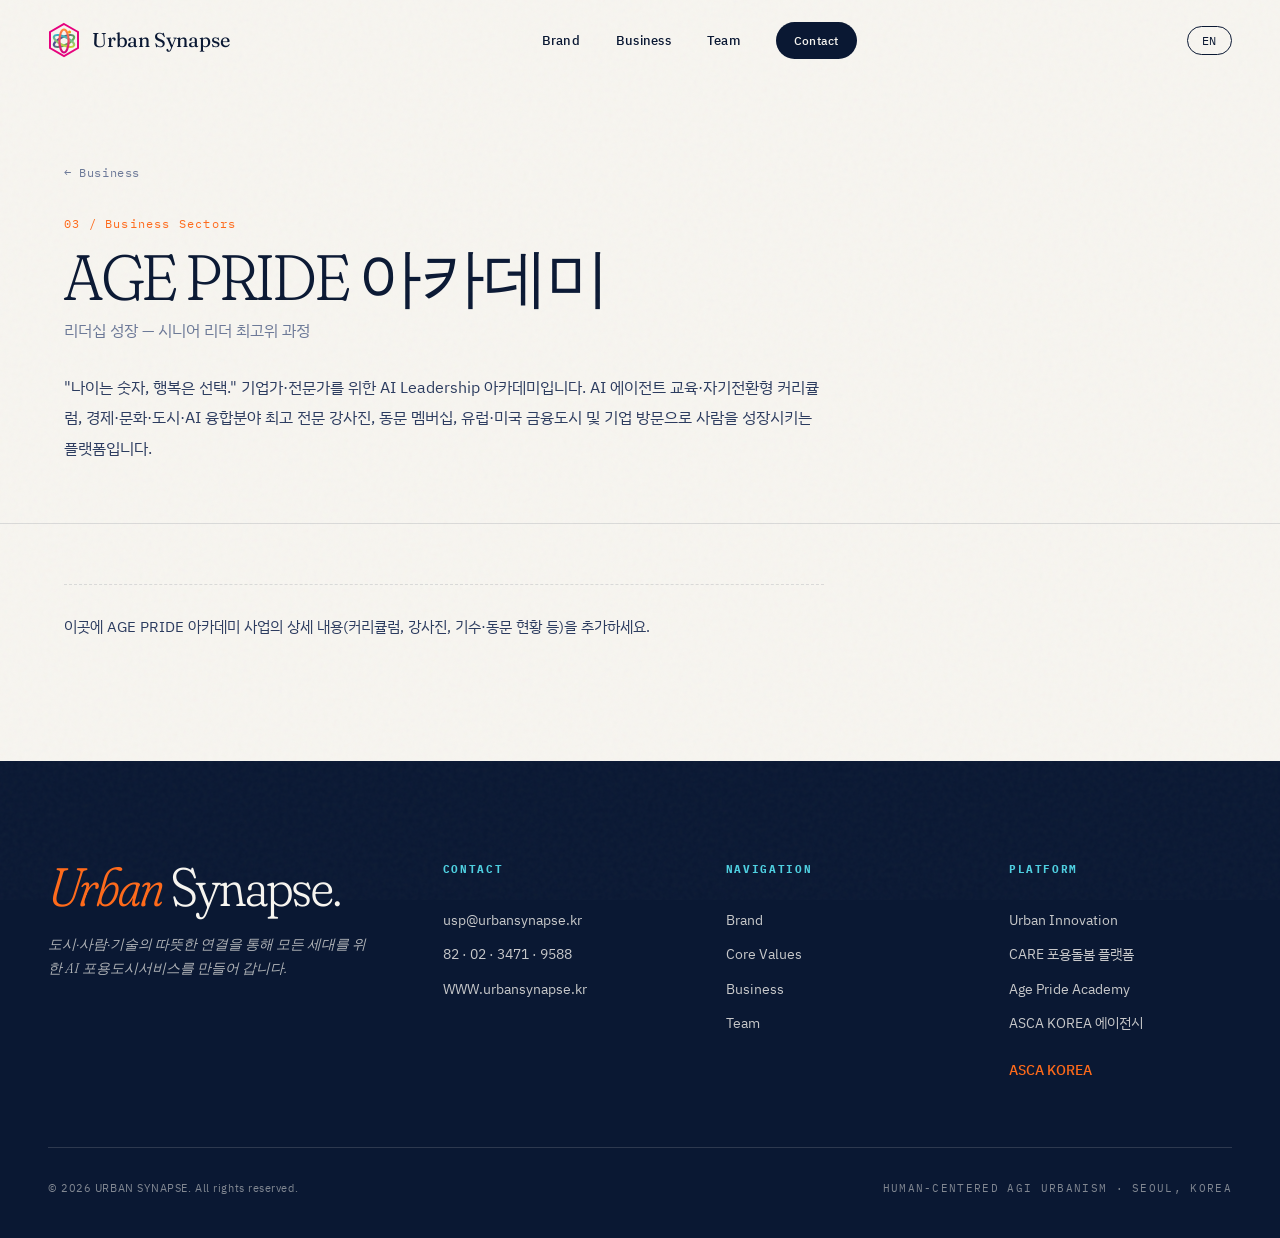
<file: age-pride.html>
<!DOCTYPE html>
<html lang="ko">
<head>
<meta charset="UTF-8" />
<meta name="viewport" content="width=device-width, initial-scale=1.0" />
<title>AGE PRIDE 아카데미 | URBAN SYNAPSE</title>
<meta name="description" content="어반시냅스의 AGE PRIDE 아카데미는 기업가·전문가를 위한 AI Leadership 시니어 리더십 최고위 과정입니다." />
<link rel="canonical" href="https://www.urbansynapse.kr/age-pride.html" />
<meta property="og:type" content="website" />
<meta property="og:title" content="AGE PRIDE 아카데미 | URBAN SYNAPSE" />
<meta property="og:description" content="어반시냅스의 AGE PRIDE 아카데미는 기업가·전문가를 위한 AI Leadership 시니어 리더십 최고위 과정입니다." />
<meta property="og:url" content="https://www.urbansynapse.kr/age-pride.html" />
<meta property="og:locale" content="ko_KR" />
<meta property="og:image" content="https://www.urbansynapse.kr/assets/og-image.jpg" />
<meta property="og:image:width" content="1200" />
<meta property="og:image:height" content="630" />
<meta name="twitter:card" content="summary_large_image" />
<meta name="twitter:title" content="AGE PRIDE 아카데미 | URBAN SYNAPSE" />
<meta name="twitter:description" content="어반시냅스의 AGE PRIDE 아카데미는 기업가·전문가를 위한 AI Leadership 시니어 리더십 최고위 과정입니다." />
<meta name="twitter:image" content="https://www.urbansynapse.kr/assets/og-image.jpg" />
<link rel="icon" type="image/svg+xml" href="data:image/svg+xml,<svg xmlns='http://www.w3.org/2000/svg' viewBox='0 0 32 36'><polygon points='16,2 30,10 30,26 16,34 2,26 2,10' stroke='url(%23hg)' stroke-width='2' fill='%23f7f5f0'/><ellipse cx='16' cy='19' rx='11' ry='4.2' stroke='url(%23pg)' stroke-width='2.2' fill='none' transform='rotate(-25 16 19)'/><ellipse cx='16' cy='19' rx='11' ry='4.2' stroke='url(%23by)' stroke-width='2.2' fill='none' transform='rotate(25 16 19)'/><ellipse cx='16' cy='19' rx='4.6' ry='11.5' stroke='url(%23om)' stroke-width='2.2' fill='none'/><circle cx='21.5' cy='10' r='1.5' fill='%23f2a30f'/><defs><linearGradient id='hg' x1='0' y1='0' x2='32' y2='36'><stop offset='0' stop-color='%23e6007e'/><stop offset='1' stop-color='%23ff8a3d'/></linearGradient><linearGradient id='pg' x1='0' y1='0' x2='1' y2='1'><stop offset='0' stop-color='%234c3aa0'/><stop offset='1' stop-color='%236dc24b'/></linearGradient><linearGradient id='by' x1='0' y1='0' x2='1' y2='1'><stop offset='0' stop-color='%231ba9e0'/><stop offset='1' stop-color='%23e8d61f'/></linearGradient><linearGradient id='om' x1='0' y1='0' x2='0' y2='1'><stop offset='0' stop-color='%23ff8a3d'/><stop offset='1' stop-color='%23d6007f'/></linearGradient></defs></svg>" />
<link rel="preconnect" href="https://fonts.googleapis.com">
<link rel="preconnect" href="https://fonts.gstatic.com" crossorigin>
<link href="https://fonts.googleapis.com/css2?family=Fraunces:ital,opsz,wght@0,9..144,300;0,9..144,400;0,9..144,500;0,9..144,600;1,9..144,300&family=IBM+Plex+Sans+KR:wght@300;400;500;600;700&family=IBM+Plex+Mono:wght@300;400;500&display=swap" rel="stylesheet">
<link rel="stylesheet" href="assets/styles.css">
</head>
<body>

<div id="site-ko" class="lang-view">
<nav id="nav">
  <div class="logo-mark">
    <svg class="logo-hex" viewBox="0 0 32 36" fill="none" xmlns="http://www.w3.org/2000/svg">
      <polygon points="16,2 30,10 30,26 16,34 2,26 2,10" stroke="url(#hg)" stroke-width="2" fill="none"/>
      <ellipse cx="16" cy="19" rx="11" ry="4.2" stroke="url(#pg)" stroke-width="2.2" fill="none" transform="rotate(-25 16 19)"/>
      <ellipse cx="16" cy="19" rx="11" ry="4.2" stroke="url(#by)" stroke-width="2.2" fill="none" transform="rotate(25 16 19)"/>
      <ellipse cx="16" cy="19" rx="4.6" ry="11.5" stroke="url(#om)" stroke-width="2.2" fill="none"/>
      <circle cx="21.5" cy="10" r="1.5" fill="#f2a30f"/>
      <defs>
        <linearGradient id="hg" x1="0" y1="0" x2="32" y2="36">
          <stop offset="0" stop-color="#e6007e"/>
          <stop offset="1" stop-color="#ff8a3d"/>
        </linearGradient>
        <linearGradient id="pg" x1="0" y1="0" x2="1" y2="1">
          <stop offset="0" stop-color="#4c3aa0"/>
          <stop offset="1" stop-color="#6dc24b"/>
        </linearGradient>
        <linearGradient id="by" x1="0" y1="0" x2="1" y2="1">
          <stop offset="0" stop-color="#1ba9e0"/>
          <stop offset="1" stop-color="#e8d61f"/>
        </linearGradient>
        <linearGradient id="om" x1="0" y1="0" x2="0" y2="1">
          <stop offset="0" stop-color="#ff8a3d"/>
          <stop offset="1" stop-color="#d6007f"/>
        </linearGradient>
      </defs>
    </svg>
    <span>Urban Synapse</span>
  </div>
  <ul>
    <li><a href="index.html#brand">Brand</a></li>
    <li><a href="index.html#sectors">Business</a></li>
    <li><a href="index.html#team">Team</a></li>
    <li><a href="index.html#contact" class="nav-contact">Contact</a></li>
  </ul>
  <button class="lang-toggle" type="button" onclick="setSiteLang('en')">EN</button>
</nav>
<div class="detail-hero">
  <a class="detail-back" href="index.html#sectors">← Business</a>
  <div class="detail-idx">03 / Business Sectors</div>
  <h1 class="display detail-title">AGE PRIDE 아카데미</h1>
  <div class="detail-sub">리더십 성장 — 시니어 리더 최고위 과정</div>
  <p class="detail-desc">"나이는 숫자, 행복은 선택." 기업가·전문가를 위한 AI Leadership 아카데미입니다. AI 에이전트 교육·자기전환형 커리큘럼, 경제·문화·도시·AI 융합분야 최고 전문 강사진, 동문 멤버십, 유럽·미국 금융도시 및 기업 방문으로 사람을 성장시키는 플랫폼입니다.</p>
</div>
<div class="detail-body">
  <p class="detail-placeholder-block">이곳에 AGE PRIDE 아카데미 사업의 상세 내용(커리큘럼, 강사진, 기수·동문 현황 등)을 추가하세요.</p>
</div>
<footer>
  <div class="footer-grid">
    <div class="footer-brand">
      <div class="display"><span class="accent">Urban</span> Synapse.</div>
      <p>도시·사람·기술의 따뜻한 연결을 통해 모든 세대를 위한 AI 포용도시서비스를 만들어 갑니다.</p>
    </div>
    <div class="footer-col">
      <h5>Contact</h5>
      <a href="mailto:usp@urbansynapse.kr">usp@urbansynapse.kr</a>
      <p>82 · 02 · 3471 · 9588</p>
      <a href="https://www.urbansynapse.kr" target="_blank">WWW.urbansynapse.kr</a>
    </div>
    <div class="footer-col">
      <h5>Navigation</h5>
      <a href="index.html#brand">Brand</a>
      <a href="index.html#values">Core Values</a>
      <a href="index.html#sectors">Business</a>
      <a href="index.html#team">Team</a>
    </div>
    <div class="footer-col">
      <h5>Platform</h5>
      <a href="urban-innovation.html">Urban Innovation</a>
      <a href="care.html">CARE 포용돌봄 플랫폼</a>
      <a href="age-pride.html">Age Pride Academy</a>
      <a href="asca.html">ASCA KOREA 에이전시</a>
      <p style="margin-top: 12px; color:var(--accent); font-weight:500;">ASCA KOREA</p>
    </div>
  </div>
  <div class="footer-bottom">
    <div>© 2026 URBAN SYNAPSE. All rights reserved.</div>
    <div class="mono">Human-Centered AGI Urbanism · Seoul, Korea</div>
  </div>
</footer>
</div>

<div id="site-en" class="lang-view" style="display:none;">
<nav id="nav-en">
  <div class="logo-mark">
    <svg class="logo-hex" viewBox="0 0 32 36" fill="none" xmlns="http://www.w3.org/2000/svg">
      <polygon points="16,2 30,10 30,26 16,34 2,26 2,10" stroke="url(#hg)" stroke-width="2" fill="none"/>
      <ellipse cx="16" cy="19" rx="11" ry="4.2" stroke="url(#pg)" stroke-width="2.2" fill="none" transform="rotate(-25 16 19)"/>
      <ellipse cx="16" cy="19" rx="11" ry="4.2" stroke="url(#by)" stroke-width="2.2" fill="none" transform="rotate(25 16 19)"/>
      <ellipse cx="16" cy="19" rx="4.6" ry="11.5" stroke="url(#om)" stroke-width="2.2" fill="none"/>
      <circle cx="21.5" cy="10" r="1.5" fill="#f2a30f"/>
      <defs>
        <linearGradient id="hg" x1="0" y1="0" x2="32" y2="36">
          <stop offset="0" stop-color="#e6007e"/>
          <stop offset="1" stop-color="#ff8a3d"/>
        </linearGradient>
        <linearGradient id="pg" x1="0" y1="0" x2="1" y2="1">
          <stop offset="0" stop-color="#4c3aa0"/>
          <stop offset="1" stop-color="#6dc24b"/>
        </linearGradient>
        <linearGradient id="by" x1="0" y1="0" x2="1" y2="1">
          <stop offset="0" stop-color="#1ba9e0"/>
          <stop offset="1" stop-color="#e8d61f"/>
        </linearGradient>
        <linearGradient id="om" x1="0" y1="0" x2="0" y2="1">
          <stop offset="0" stop-color="#ff8a3d"/>
          <stop offset="1" stop-color="#d6007f"/>
        </linearGradient>
      </defs>
    </svg>
    <span>Urban Synapse</span>
  </div>
  <ul>
    <li><a href="index.html#brand-en">Brand</a></li>
    <li><a href="index.html#sectors-en">Business</a></li>
    <li><a href="index.html#team-en">Team</a></li>
    <li><a href="index.html#contact-en" class="nav-contact">Contact</a></li>
  </ul>
  <button class="lang-toggle" type="button" onclick="setSiteLang('ko')">KO</button>
</nav>
<div class="detail-hero">
  <a class="detail-back" href="index.html#sectors-en">← Business</a>
  <div class="detail-idx">03 / Business Sectors</div>
  <h1 class="display detail-title">AGE PRIDE Academy</h1>
  <div class="detail-sub">Leadership Growth — Executive Program for Senior Leaders</div>
  <p class="detail-desc">"Age is just a number; happiness is a choice." An AI Leadership academy for entrepreneurs and professionals, offering AI-agent education with a self-transforming curriculum, top instructors across economy, culture, city and AI convergence, an alumni membership, and study visits to financial cities and companies in Europe and the U.S.</p>
</div>
<div class="detail-body">
  <p class="detail-placeholder-block">Add detailed content for AGE PRIDE Academy here (curriculum, faculty, cohorts/alumni, etc).</p>
</div>
<footer>
  <div class="footer-grid">
    <div class="footer-brand">
      <div class="display"><span class="accent">Urban</span> Synapse.</div>
      <p>Through the warm connection of city, people and technology, we build AI-inclusive urban services for every generation.</p>
    </div>
    <div class="footer-col">
      <h5>Contact</h5>
      <a href="mailto:usp@urbansynapse.kr">usp@urbansynapse.kr</a>
      <p>82 · 02 · 3471 · 9588</p>
      <a href="https://www.urbansynapse.kr" target="_blank">WWW.urbansynapse.kr</a>
    </div>
    <div class="footer-col">
      <h5>Navigation</h5>
      <a href="index.html#brand-en">Brand</a>
      <a href="index.html#values-en">Core Values</a>
      <a href="index.html#sectors-en">Business</a>
      <a href="index.html#team-en">Team</a>
    </div>
    <div class="footer-col">
      <h5>Platform</h5>
      <a href="urban-innovation.html">Urban Innovation</a>
      <a href="care.html">CARE Inclusive Platform</a>
      <a href="age-pride.html">Age Pride Academy</a>
      <a href="asca.html">ASCA KOREA Agency</a>
      <p style="margin-top: 12px; color:var(--accent); font-weight:500;">ASCA KOREA</p>
    </div>
  </div>
  <div class="footer-bottom">
    <div>© 2026 URBAN SYNAPSE. All rights reserved.</div>
    <div class="mono">Human-Centered AGI Urbanism · Seoul, Korea</div>
  </div>
</footer>
</div>

<script>
  const navs = document.querySelectorAll('#site-ko nav, #site-en nav');
  window.addEventListener('scroll', () => {
    navs.forEach(nav => {
      if (window.scrollY > 40) nav.classList.add('scrolled');
      else nav.classList.remove('scrolled');
    });
  });

  function setSiteLang(lang) {
    const ko = document.getElementById('site-ko');
    const en = document.getElementById('site-en');
    if (lang === 'en') {
      ko.style.display = 'none';
      en.style.display = 'block';
    } else {
      en.style.display = 'none';
      ko.style.display = 'block';
    }
    window.scrollTo({ top: 0, behavior: 'instant' in window ? 'instant' : 'auto' });
  }
</script>
</body>
</html>
</file>
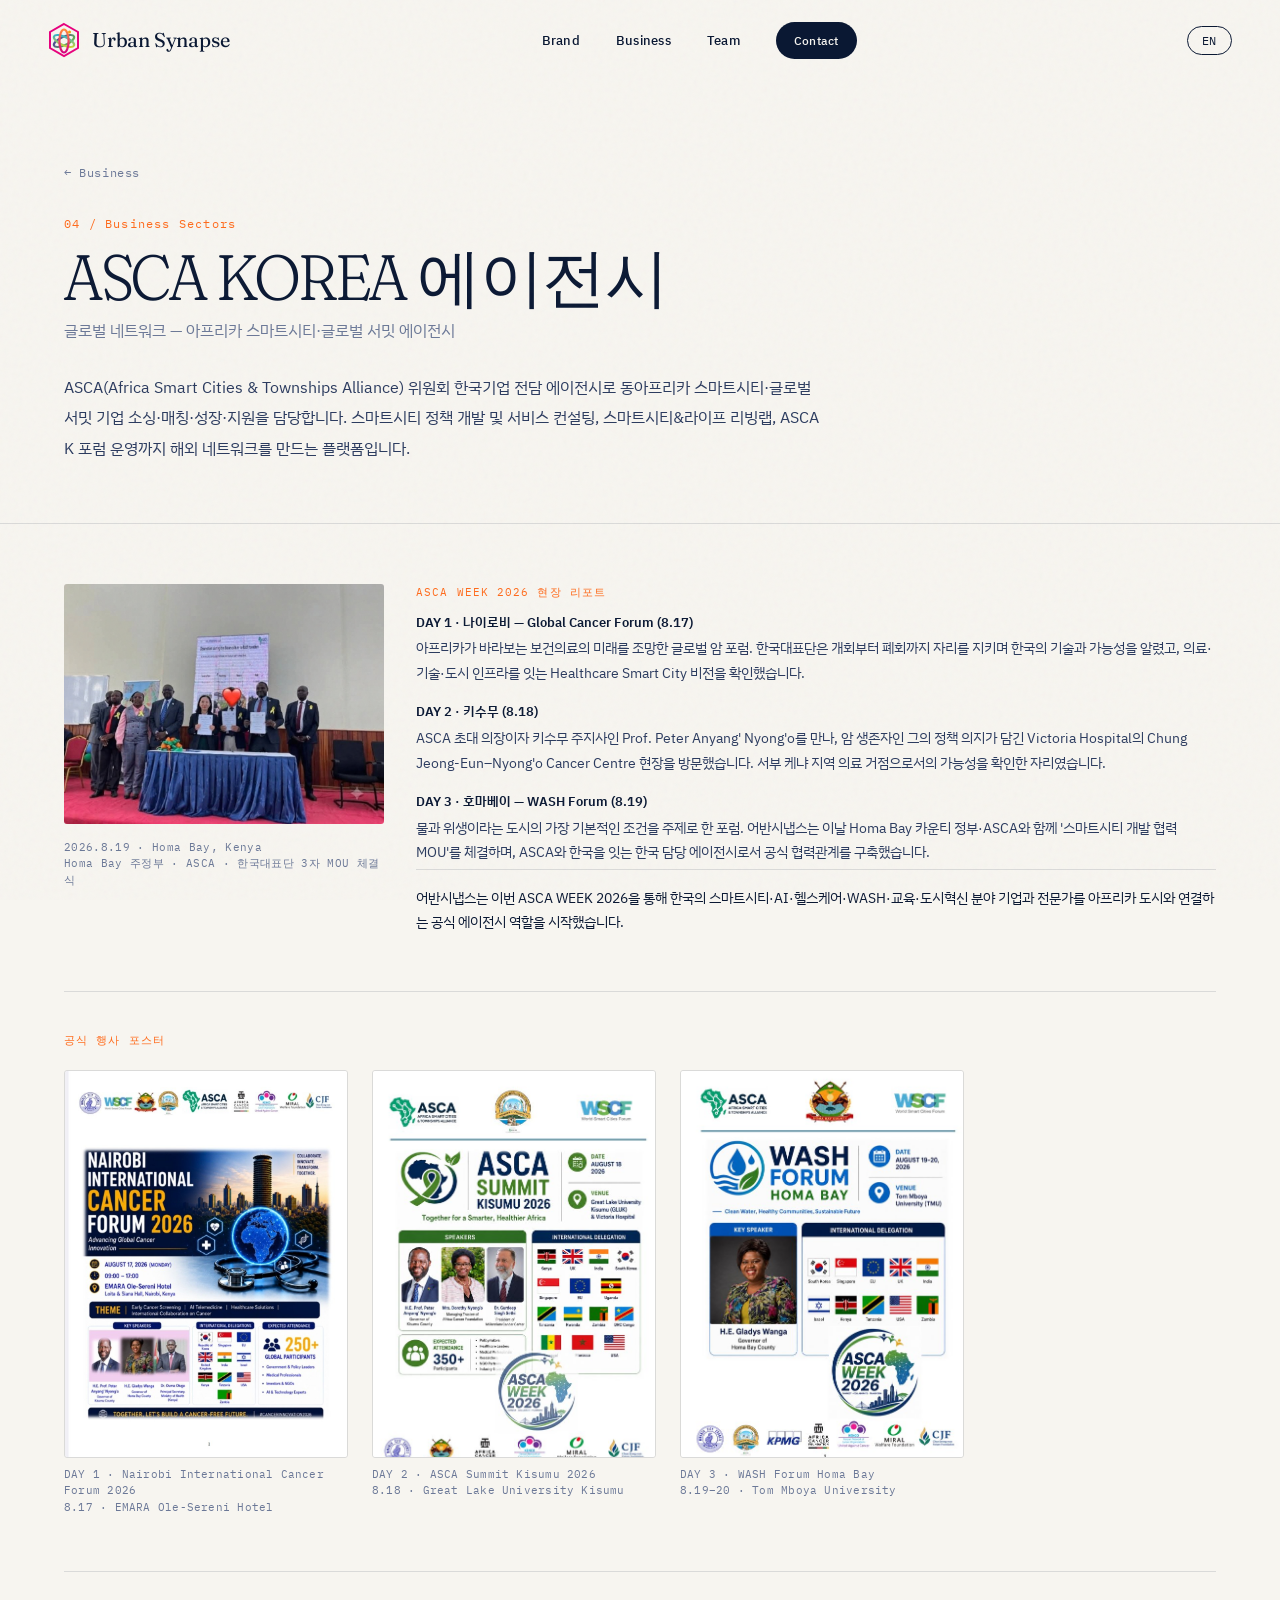
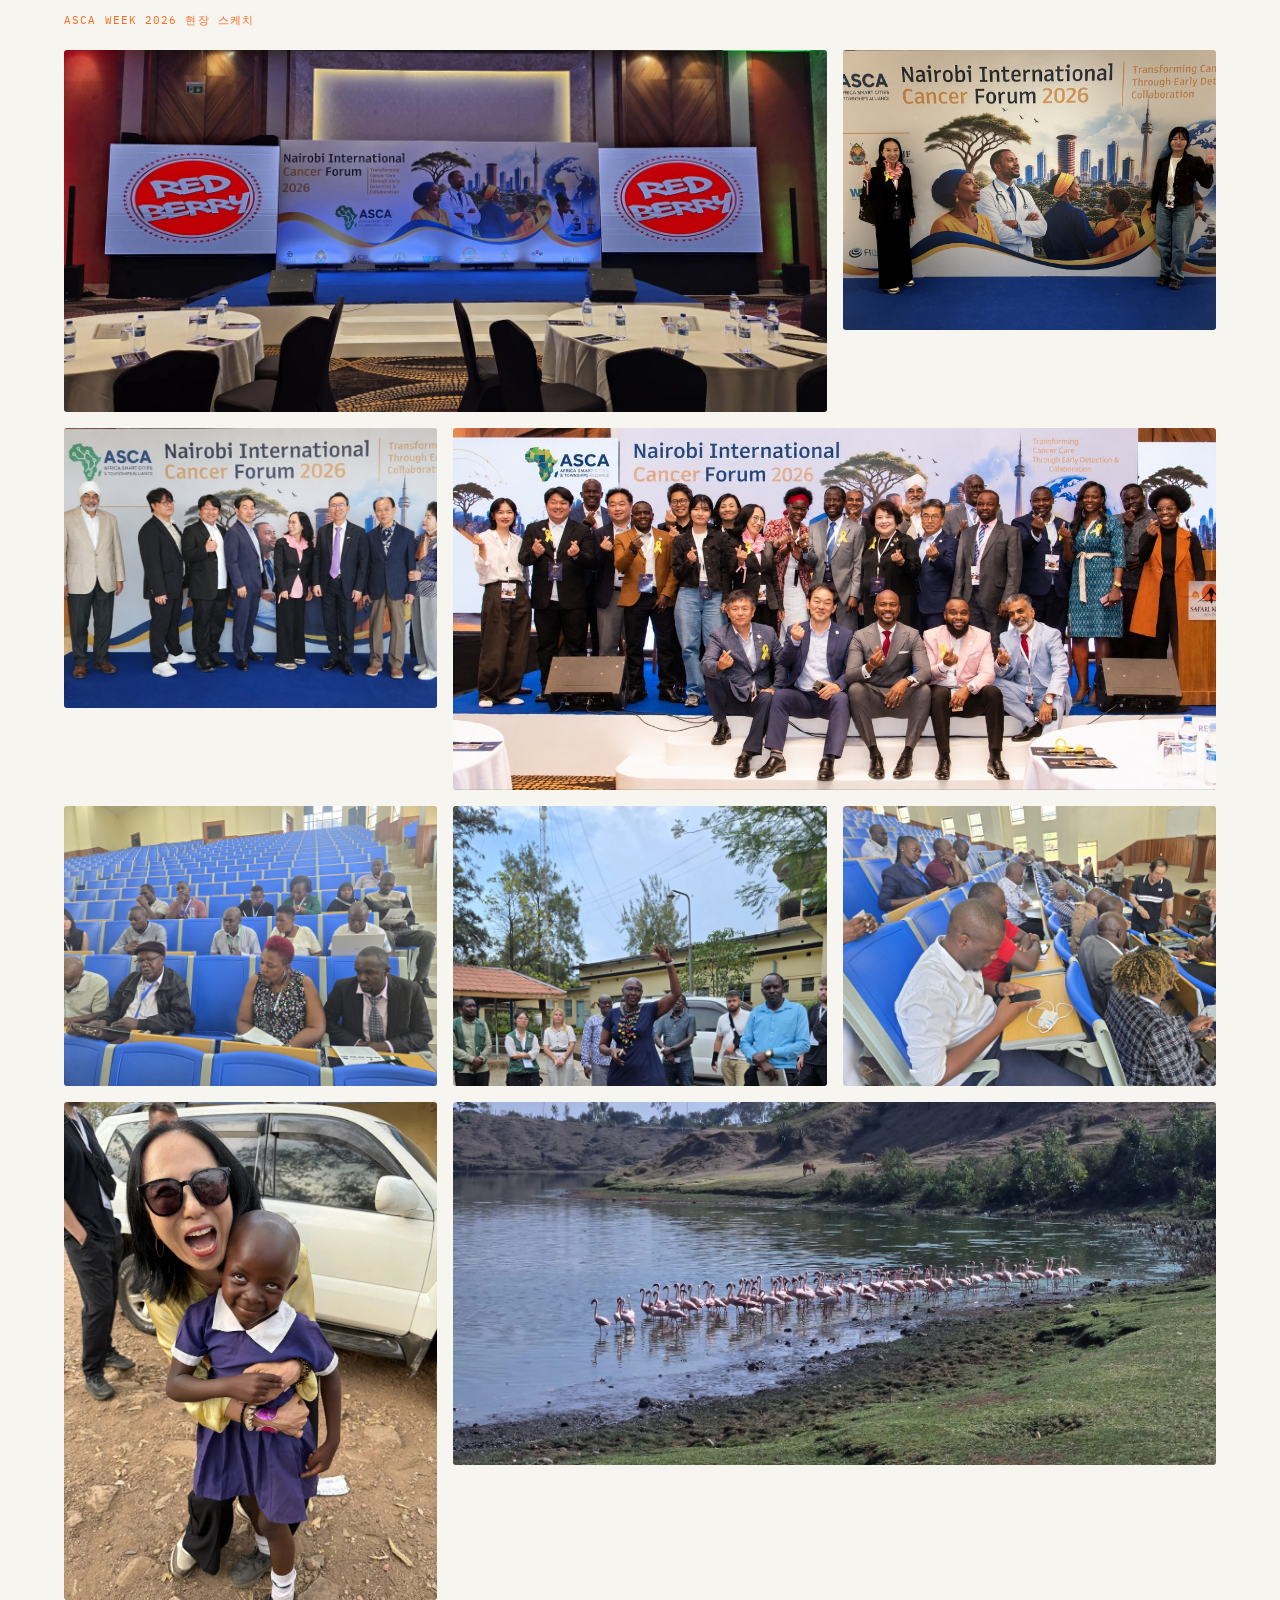
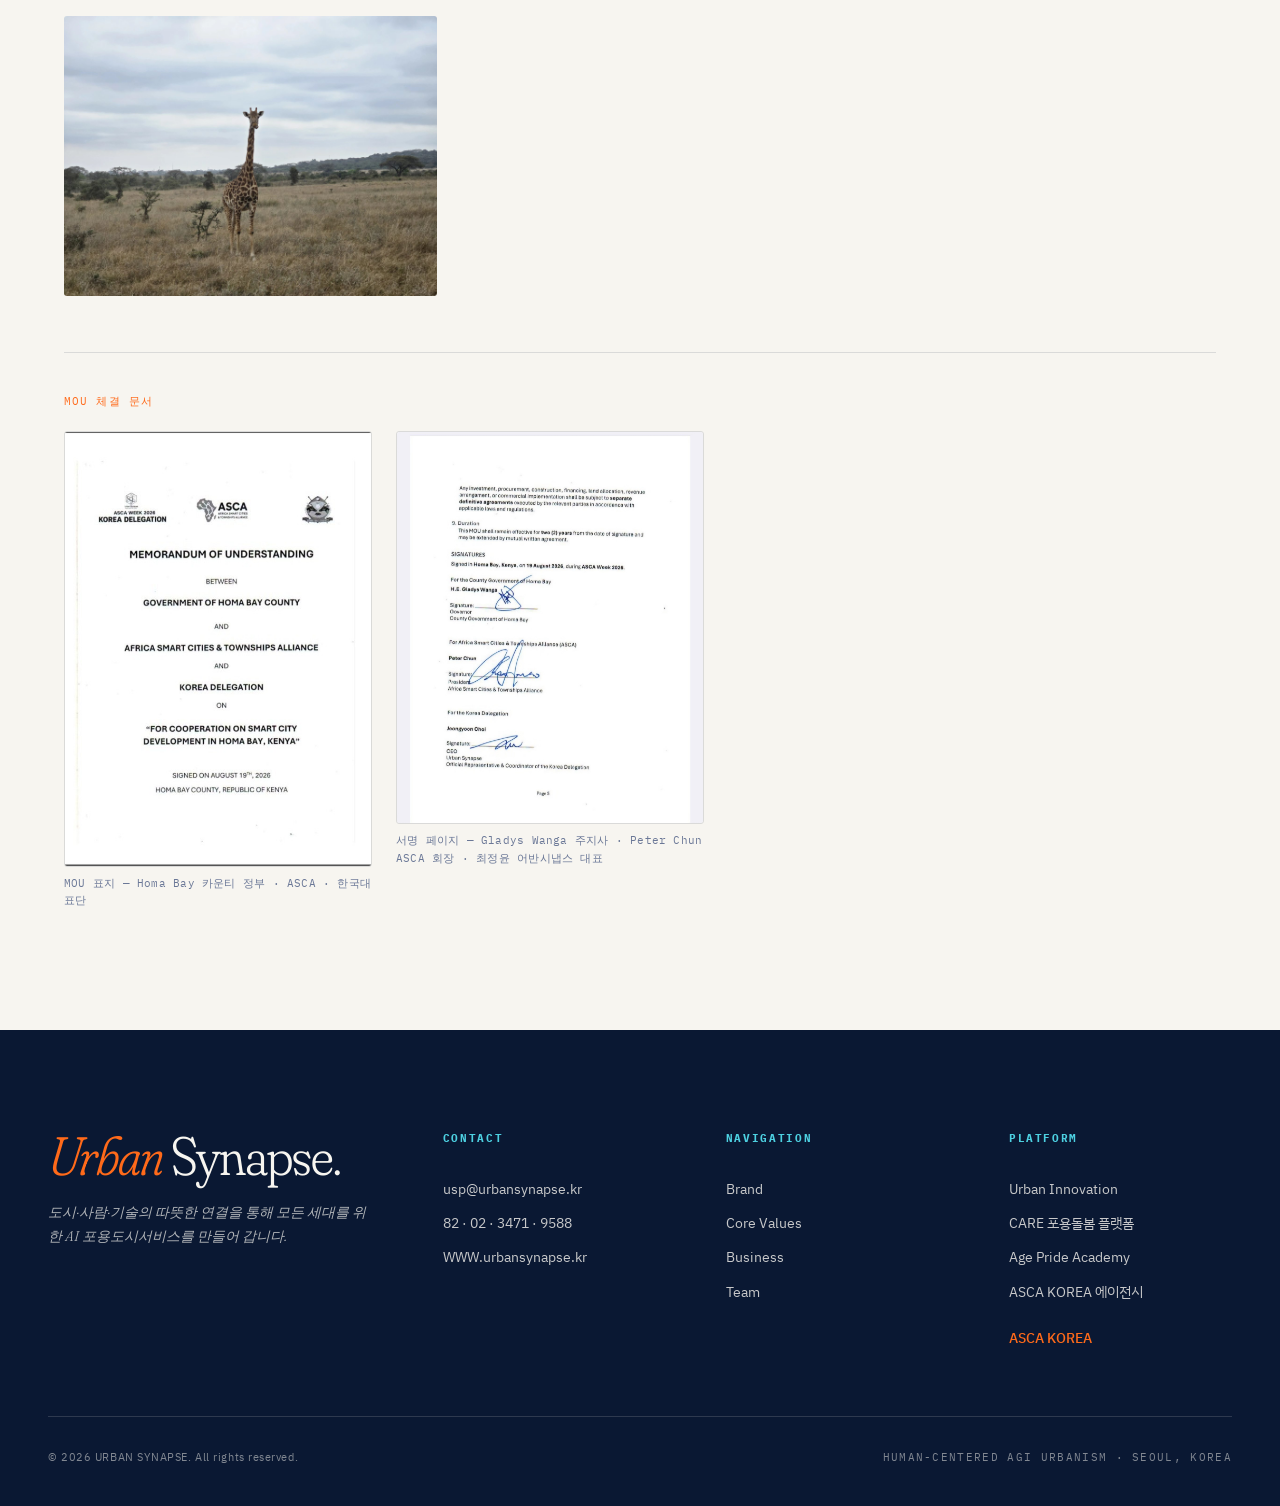
<file: asca.html>
<!DOCTYPE html>
<html lang="ko">
<head>
<meta charset="UTF-8" />
<meta name="viewport" content="width=device-width, initial-scale=1.0" />
<title>ASCA KOREA 에이전시 | URBAN SYNAPSE</title>
<meta name="description" content="어반시냅스는 ASCA(Africa Smart Cities & Townships Alliance) 한국 담당 에이전시로 아프리카 스마트시티·글로벌 서밋 기업 매칭을 담당합니다." />
<link rel="canonical" href="https://www.urbansynapse.kr/asca.html" />
<meta property="og:type" content="website" />
<meta property="og:title" content="ASCA KOREA 에이전시 | URBAN SYNAPSE" />
<meta property="og:description" content="어반시냅스는 ASCA(Africa Smart Cities & Townships Alliance) 한국 담당 에이전시로 아프리카 스마트시티·글로벌 서밋 기업 매칭을 담당합니다." />
<meta property="og:url" content="https://www.urbansynapse.kr/asca.html" />
<meta property="og:locale" content="ko_KR" />
<meta property="og:image" content="https://www.urbansynapse.kr/assets/asca-mou.jpg" />
<meta property="og:image:width" content="1200" />
<meta property="og:image:height" content="630" />
<meta name="twitter:card" content="summary_large_image" />
<meta name="twitter:title" content="ASCA KOREA 에이전시 | URBAN SYNAPSE" />
<meta name="twitter:description" content="어반시냅스는 ASCA(Africa Smart Cities & Townships Alliance) 한국 담당 에이전시로 아프리카 스마트시티·글로벌 서밋 기업 매칭을 담당합니다." />
<meta name="twitter:image" content="https://www.urbansynapse.kr/assets/asca-mou.jpg" />
<link rel="icon" type="image/svg+xml" href="data:image/svg+xml,<svg xmlns='http://www.w3.org/2000/svg' viewBox='0 0 32 36'><polygon points='16,2 30,10 30,26 16,34 2,26 2,10' stroke='url(%23hg)' stroke-width='2' fill='%23f7f5f0'/><ellipse cx='16' cy='19' rx='11' ry='4.2' stroke='url(%23pg)' stroke-width='2.2' fill='none' transform='rotate(-25 16 19)'/><ellipse cx='16' cy='19' rx='11' ry='4.2' stroke='url(%23by)' stroke-width='2.2' fill='none' transform='rotate(25 16 19)'/><ellipse cx='16' cy='19' rx='4.6' ry='11.5' stroke='url(%23om)' stroke-width='2.2' fill='none'/><circle cx='21.5' cy='10' r='1.5' fill='%23f2a30f'/><defs><linearGradient id='hg' x1='0' y1='0' x2='32' y2='36'><stop offset='0' stop-color='%23e6007e'/><stop offset='1' stop-color='%23ff8a3d'/></linearGradient><linearGradient id='pg' x1='0' y1='0' x2='1' y2='1'><stop offset='0' stop-color='%234c3aa0'/><stop offset='1' stop-color='%236dc24b'/></linearGradient><linearGradient id='by' x1='0' y1='0' x2='1' y2='1'><stop offset='0' stop-color='%231ba9e0'/><stop offset='1' stop-color='%23e8d61f'/></linearGradient><linearGradient id='om' x1='0' y1='0' x2='0' y2='1'><stop offset='0' stop-color='%23ff8a3d'/><stop offset='1' stop-color='%23d6007f'/></linearGradient></defs></svg>" />
<link rel="preconnect" href="https://fonts.googleapis.com">
<link rel="preconnect" href="https://fonts.gstatic.com" crossorigin>
<link href="https://fonts.googleapis.com/css2?family=Fraunces:ital,opsz,wght@0,9..144,300;0,9..144,400;0,9..144,500;0,9..144,600;1,9..144,300&family=IBM+Plex+Sans+KR:wght@300;400;500;600;700&family=IBM+Plex+Mono:wght@300;400;500&display=swap" rel="stylesheet">
<link rel="stylesheet" href="assets/styles.css">
</head>
<body>

<div id="site-ko" class="lang-view">
<nav id="nav">
  <div class="logo-mark">
    <svg class="logo-hex" viewBox="0 0 32 36" fill="none" xmlns="http://www.w3.org/2000/svg">
      <polygon points="16,2 30,10 30,26 16,34 2,26 2,10" stroke="url(#hg)" stroke-width="2" fill="none"/>
      <ellipse cx="16" cy="19" rx="11" ry="4.2" stroke="url(#pg)" stroke-width="2.2" fill="none" transform="rotate(-25 16 19)"/>
      <ellipse cx="16" cy="19" rx="11" ry="4.2" stroke="url(#by)" stroke-width="2.2" fill="none" transform="rotate(25 16 19)"/>
      <ellipse cx="16" cy="19" rx="4.6" ry="11.5" stroke="url(#om)" stroke-width="2.2" fill="none"/>
      <circle cx="21.5" cy="10" r="1.5" fill="#f2a30f"/>
      <defs>
        <linearGradient id="hg" x1="0" y1="0" x2="32" y2="36">
          <stop offset="0" stop-color="#e6007e"/>
          <stop offset="1" stop-color="#ff8a3d"/>
        </linearGradient>
        <linearGradient id="pg" x1="0" y1="0" x2="1" y2="1">
          <stop offset="0" stop-color="#4c3aa0"/>
          <stop offset="1" stop-color="#6dc24b"/>
        </linearGradient>
        <linearGradient id="by" x1="0" y1="0" x2="1" y2="1">
          <stop offset="0" stop-color="#1ba9e0"/>
          <stop offset="1" stop-color="#e8d61f"/>
        </linearGradient>
        <linearGradient id="om" x1="0" y1="0" x2="0" y2="1">
          <stop offset="0" stop-color="#ff8a3d"/>
          <stop offset="1" stop-color="#d6007f"/>
        </linearGradient>
      </defs>
    </svg>
    <span>Urban Synapse</span>
  </div>
  <ul>
    <li><a href="index.html#brand">Brand</a></li>
    <li><a href="index.html#sectors">Business</a></li>
    <li><a href="index.html#team">Team</a></li>
    <li><a href="index.html#contact" class="nav-contact">Contact</a></li>
  </ul>
  <button class="lang-toggle" type="button" onclick="setSiteLang('en')">EN</button>
</nav>
<div class="detail-hero">
  <a class="detail-back" href="index.html#sectors">← Business</a>
  <div class="detail-idx">04 / Business Sectors</div>
  <h1 class="display detail-title">ASCA KOREA 에이전시</h1>
  <div class="detail-sub">글로벌 네트워크 — 아프리카 스마트시티·글로벌 서밋 에이전시</div>
  <p class="detail-desc">ASCA(Africa Smart Cities &amp; Townships Alliance) 위원회 한국기업 전담 에이전시로 동아프리카 스마트시티·글로벌 서밋 기업 소싱·매칭·성장·지원을 담당합니다. 스마트시티 정책 개발 및 서비스 컨설팅, 스마트시티&amp;라이프 리빙랩, ASCA K 포럼 운영까지 해외 네트워크를 만드는 플랫폼입니다.</p>
</div>
<div class="detail-body">
  <div class="sector-report">
    <div>
      <img class="sector-report-photo" src="assets/asca-mou.jpg" alt="Urban Synapse ASCA Homa Bay MOU 체결식" />
      <div class="sector-report-caption">2026.8.19 · Homa Bay, Kenya<br/>Homa Bay 주정부 · ASCA · 한국대표단 3자 MOU 체결식</div>
    </div>
    <div>
      <div class="sector-report-title">ASCA WEEK 2026 현장 리포트</div>
      <div class="sector-report-days">
        <div class="sector-report-day">
          <h6>DAY 1 · 나이로비 — Global Cancer Forum (8.17)</h6>
          <p>아프리카가 바라보는 보건의료의 미래를 조망한 글로벌 암 포럼. 한국대표단은 개회부터 폐회까지 자리를 지키며 한국의 기술과 가능성을 알렸고, 의료·기술·도시 인프라를 잇는 Healthcare Smart City 비전을 확인했습니다.</p>
        </div>
        <div class="sector-report-day">
          <h6>DAY 2 · 키수무 (8.18)</h6>
          <p>ASCA 초대 의장이자 키수무 주지사인 Prof. Peter Anyang' Nyong'o를 만나, 암 생존자인 그의 정책 의지가 담긴 Victoria Hospital의 Chung Jeong-Eun–Nyong'o Cancer Centre 현장을 방문했습니다. 서부 케냐 지역 의료 거점으로서의 가능성을 확인한 자리였습니다.</p>
        </div>
        <div class="sector-report-day">
          <h6>DAY 3 · 호마베이 — WASH Forum (8.19)</h6>
          <p>물과 위생이라는 도시의 가장 기본적인 조건을 주제로 한 포럼. 어반시냅스는 이날 Homa Bay 카운티 정부·ASCA와 함께 '스마트시티 개발 협력 MOU'를 체결하며, ASCA와 한국을 잇는 한국 담당 에이전시로서 공식 협력관계를 구축했습니다.</p>
        </div>
      </div>
      <div class="sector-report-summary">
        어반시냅스는 이번 ASCA WEEK 2026을 통해 한국의 스마트시티·AI·헬스케어·WASH·교육·도시혁신 분야 기업과 전문가를 아프리카 도시와 연결하는 공식 에이전시 역할을 시작했습니다.
      </div>
    </div>
  </div>
  <div class="poster-gallery">
    <div class="poster-gallery-title">공식 행사 포스터</div>
    <div class="poster-gallery-grid">
      <div class="poster-gallery-item">
        <img src="assets/asca-poster-nairobi.jpg" alt="Nairobi International Cancer Forum 2026 공식 포스터" />
        <p>DAY 1 · Nairobi International Cancer Forum 2026<br/>8.17 · EMARA Ole-Sereni Hotel</p>
      </div>
      <div class="poster-gallery-item">
        <img src="assets/asca-poster-kisumu.jpg" alt="ASCA Summit Kisumu 2026 공식 포스터" />
        <p>DAY 2 · ASCA Summit Kisumu 2026<br/>8.18 · Great Lake University Kisumu</p>
      </div>
      <div class="poster-gallery-item">
        <img src="assets/asca-poster-homabay.jpg" alt="WASH Forum Homa Bay 공식 포스터" />
        <p>DAY 3 · WASH Forum Homa Bay<br/>8.19–20 · Tom Mboya University</p>
      </div>
    </div>
  </div>
  <div class="field-gallery">
    <div class="field-gallery-title">ASCA WEEK 2026 현장 스케치</div>
    <div class="field-gallery-grid">
      <div class="field-gallery-item wide">
        <img src="assets/asca-gallery-cancerforum.jpg" alt="Nairobi International Cancer Forum 2026 개회식장" />
      </div>
      <div class="field-gallery-item">
        <img src="assets/asca-gallery-photobooth.jpg" alt="포토존에서" />
      </div>
      <div class="field-gallery-item">
        <img src="assets/asca-gallery-group9.jpg" alt="한국대표단 단체사진" />
      </div>
      <div class="field-gallery-item wide">
        <img src="assets/asca-gallery-groupbig.jpg" alt="국제 참가자들과 기념촬영" />
      </div>
      <div class="field-gallery-item">
        <img src="assets/asca-gallery-audience1.jpg" alt="WASH Forum 참석자들" />
      </div>
      <div class="field-gallery-item">
        <img src="assets/asca-gallery-briefing.jpg" alt="Homa Bay 카운티 관계자 브리핑" />
      </div>
      <div class="field-gallery-item">
        <img src="assets/asca-gallery-audience2.jpg" alt="포럼 현장 스케치" />
      </div>
      <div class="field-gallery-item portrait">
        <img src="assets/asca-gallery-child.jpg" alt="현지 어린이와 함께" />
      </div>
      <div class="field-gallery-item wide">
        <img src="assets/asca-gallery-flamingo.jpg" alt="빅토리아호 인근 풍경" />
      </div>
      <div class="field-gallery-item">
        <img src="assets/asca-gallery-giraffe.jpg" alt="케냐 사바나의 기린" />
      </div>
    </div>
  </div>
  <div class="doc-gallery">
    <div class="doc-gallery-title">MOU 체결 문서</div>
    <div class="doc-gallery-grid">
      <div class="doc-gallery-item">
        <img src="assets/asca-mou-doc-1.jpg" alt="Homa Bay 스마트시티 개발협력 MOU 표지" />
        <p>MOU 표지 — Homa Bay 카운티 정부 · ASCA · 한국대표단</p>
      </div>
      <div class="doc-gallery-item">
        <img src="assets/asca-mou-doc-2.jpg" alt="Homa Bay 스마트시티 개발협력 MOU 서명 페이지" />
        <p>서명 페이지 — Gladys Wanga 주지사 · Peter Chun ASCA 회장 · 최정윤 어반시냅스 대표</p>
      </div>
    </div>
  </div>
</div>
<footer>
  <div class="footer-grid">
    <div class="footer-brand">
      <div class="display"><span class="accent">Urban</span> Synapse.</div>
      <p>도시·사람·기술의 따뜻한 연결을 통해 모든 세대를 위한 AI 포용도시서비스를 만들어 갑니다.</p>
    </div>
    <div class="footer-col">
      <h5>Contact</h5>
      <a href="mailto:usp@urbansynapse.kr">usp@urbansynapse.kr</a>
      <p>82 · 02 · 3471 · 9588</p>
      <a href="https://www.urbansynapse.kr" target="_blank">WWW.urbansynapse.kr</a>
    </div>
    <div class="footer-col">
      <h5>Navigation</h5>
      <a href="index.html#brand">Brand</a>
      <a href="index.html#values">Core Values</a>
      <a href="index.html#sectors">Business</a>
      <a href="index.html#team">Team</a>
    </div>
    <div class="footer-col">
      <h5>Platform</h5>
      <a href="urban-innovation.html">Urban Innovation</a>
      <a href="care.html">CARE 포용돌봄 플랫폼</a>
      <a href="age-pride.html">Age Pride Academy</a>
      <a href="asca.html">ASCA KOREA 에이전시</a>
      <p style="margin-top: 12px; color:var(--accent); font-weight:500;">ASCA KOREA</p>
    </div>
  </div>
  <div class="footer-bottom">
    <div>© 2026 URBAN SYNAPSE. All rights reserved.</div>
    <div class="mono">Human-Centered AGI Urbanism · Seoul, Korea</div>
  </div>
</footer>
</div>

<div id="site-en" class="lang-view" style="display:none;">
<nav id="nav-en">
  <div class="logo-mark">
    <svg class="logo-hex" viewBox="0 0 32 36" fill="none" xmlns="http://www.w3.org/2000/svg">
      <polygon points="16,2 30,10 30,26 16,34 2,26 2,10" stroke="url(#hg)" stroke-width="2" fill="none"/>
      <ellipse cx="16" cy="19" rx="11" ry="4.2" stroke="url(#pg)" stroke-width="2.2" fill="none" transform="rotate(-25 16 19)"/>
      <ellipse cx="16" cy="19" rx="11" ry="4.2" stroke="url(#by)" stroke-width="2.2" fill="none" transform="rotate(25 16 19)"/>
      <ellipse cx="16" cy="19" rx="4.6" ry="11.5" stroke="url(#om)" stroke-width="2.2" fill="none"/>
      <circle cx="21.5" cy="10" r="1.5" fill="#f2a30f"/>
      <defs>
        <linearGradient id="hg" x1="0" y1="0" x2="32" y2="36">
          <stop offset="0" stop-color="#e6007e"/>
          <stop offset="1" stop-color="#ff8a3d"/>
        </linearGradient>
        <linearGradient id="pg" x1="0" y1="0" x2="1" y2="1">
          <stop offset="0" stop-color="#4c3aa0"/>
          <stop offset="1" stop-color="#6dc24b"/>
        </linearGradient>
        <linearGradient id="by" x1="0" y1="0" x2="1" y2="1">
          <stop offset="0" stop-color="#1ba9e0"/>
          <stop offset="1" stop-color="#e8d61f"/>
        </linearGradient>
        <linearGradient id="om" x1="0" y1="0" x2="0" y2="1">
          <stop offset="0" stop-color="#ff8a3d"/>
          <stop offset="1" stop-color="#d6007f"/>
        </linearGradient>
      </defs>
    </svg>
    <span>Urban Synapse</span>
  </div>
  <ul>
    <li><a href="index.html#brand-en">Brand</a></li>
    <li><a href="index.html#sectors-en">Business</a></li>
    <li><a href="index.html#team-en">Team</a></li>
    <li><a href="index.html#contact-en" class="nav-contact">Contact</a></li>
  </ul>
  <button class="lang-toggle" type="button" onclick="setSiteLang('ko')">KO</button>
</nav>
<div class="detail-hero">
  <a class="detail-back" href="index.html#sectors-en">← Business</a>
  <div class="detail-idx">04 / Business Sectors</div>
  <h1 class="display detail-title">ASCA KOREA Agency</h1>
  <div class="detail-sub">Global Network — Africa Smart City &amp; Global Summit Agency</div>
  <p class="detail-desc">The official Korean-company agency for the ASCA (Africa Smart Cities &amp; Townships Alliance) committee, leading company sourcing, matching, growth and support for East African smart city &amp; global summits — plus smart city policy development, service consulting, smart city &amp; life living labs, and the ASCA K Forum.</p>
</div>
<div class="detail-body">
  <div class="sector-report">
    <div>
      <img class="sector-report-photo" src="assets/asca-mou.jpg" alt="Urban Synapse ASCA Homa Bay MOU Signing" />
      <div class="sector-report-caption">Aug 19, 2026 · Homa Bay, Kenya<br/>Trilateral MOU signing — Homa Bay County, ASCA &amp; the Korea Delegation</div>
    </div>
    <div>
      <div class="sector-report-title">ASCA WEEK 2026 Field Report</div>
      <div class="sector-report-days">
        <div class="sector-report-day">
          <h6>DAY 1 · Nairobi — Global Cancer Forum (Aug 17)</h6>
          <p>A forum on Africa's vision for the future of healthcare. The Korea delegation stayed through the full day, presenting Korean technology and capabilities and confirming a Healthcare Smart City vision linking medicine, technology and urban infrastructure.</p>
        </div>
        <div class="sector-report-day">
          <h6>DAY 2 · Kisumu (Aug 18)</h6>
          <p>Met Prof. Peter Anyang' Nyong'o, Governor of Kisumu County and founding Chair of ASCA — himself a cancer survivor — and toured the Chung Jeong-Eun–Nyong'o Cancer Centre project at Victoria Hospital, confirming its potential as a regional medical hub for western Kenya.</p>
        </div>
        <div class="sector-report-day">
          <h6>DAY 3 · Homa Bay — WASH Forum (Aug 19)</h6>
          <p>A forum on water, sanitation and hygiene — among a city's most basic conditions. Urban Synapse signed an MOU on smart city development cooperation with Homa Bay County Government and ASCA, formalizing its role as the official Korea-side agency connecting ASCA and Korea.</p>
        </div>
      </div>
      <div class="sector-report-summary">
        Through ASCA WEEK 2026, Urban Synapse began its role as the official agency connecting Korean companies and experts in smart city, AI, healthcare, WASH, education and urban innovation with cities across Africa.
      </div>
    </div>
  </div>
  <div class="poster-gallery">
    <div class="poster-gallery-title">Official Event Posters</div>
    <div class="poster-gallery-grid">
      <div class="poster-gallery-item">
        <img src="assets/asca-poster-nairobi.jpg" alt="Nairobi International Cancer Forum 2026 official poster" />
        <p>DAY 1 · Nairobi International Cancer Forum 2026<br/>Aug 17 · EMARA Ole-Sereni Hotel</p>
      </div>
      <div class="poster-gallery-item">
        <img src="assets/asca-poster-kisumu.jpg" alt="ASCA Summit Kisumu 2026 official poster" />
        <p>DAY 2 · ASCA Summit Kisumu 2026<br/>Aug 18 · Great Lake University Kisumu</p>
      </div>
      <div class="poster-gallery-item">
        <img src="assets/asca-poster-homabay.jpg" alt="WASH Forum Homa Bay official poster" />
        <p>DAY 3 · WASH Forum Homa Bay<br/>Aug 19–20 · Tom Mboya University</p>
      </div>
    </div>
  </div>
  <div class="field-gallery">
    <div class="field-gallery-title">ASCA WEEK 2026 Field Notes</div>
    <div class="field-gallery-grid">
      <div class="field-gallery-item wide">
        <img src="assets/asca-gallery-cancerforum.jpg" alt="Nairobi International Cancer Forum 2026 stage" />
      </div>
      <div class="field-gallery-item">
        <img src="assets/asca-gallery-photobooth.jpg" alt="At the photo booth" />
      </div>
      <div class="field-gallery-item">
        <img src="assets/asca-gallery-group9.jpg" alt="Korea delegation group photo" />
      </div>
      <div class="field-gallery-item wide">
        <img src="assets/asca-gallery-groupbig.jpg" alt="Group photo with international participants" />
      </div>
      <div class="field-gallery-item">
        <img src="assets/asca-gallery-audience1.jpg" alt="WASH Forum attendees" />
      </div>
      <div class="field-gallery-item">
        <img src="assets/asca-gallery-briefing.jpg" alt="Homa Bay County officials briefing" />
      </div>
      <div class="field-gallery-item">
        <img src="assets/asca-gallery-audience2.jpg" alt="Forum floor" />
      </div>
      <div class="field-gallery-item portrait">
        <img src="assets/asca-gallery-child.jpg" alt="Meeting a local child" />
      </div>
      <div class="field-gallery-item wide">
        <img src="assets/asca-gallery-flamingo.jpg" alt="Lake Victoria area" />
      </div>
      <div class="field-gallery-item">
        <img src="assets/asca-gallery-giraffe.jpg" alt="Giraffe on the Kenyan savanna" />
      </div>
    </div>
  </div>
  <div class="doc-gallery">
    <div class="doc-gallery-title">MOU Signed Document</div>
    <div class="doc-gallery-grid">
      <div class="doc-gallery-item">
        <img src="assets/asca-mou-doc-1.jpg" alt="Homa Bay Smart City Development Cooperation MOU cover" />
        <p>MOU Cover — Homa Bay County Government · ASCA · Korea Delegation</p>
      </div>
      <div class="doc-gallery-item">
        <img src="assets/asca-mou-doc-2.jpg" alt="Homa Bay Smart City Development Cooperation MOU signature page" />
        <p>Signature Page — Gov. Gladys Wanga · Peter Chun (ASCA President) · Jeongyoon Choi (CEO, Urban Synapse)</p>
      </div>
    </div>
  </div>
</div>
<footer>
  <div class="footer-grid">
    <div class="footer-brand">
      <div class="display"><span class="accent">Urban</span> Synapse.</div>
      <p>Through the warm connection of city, people and technology, we build AI-inclusive urban services for every generation.</p>
    </div>
    <div class="footer-col">
      <h5>Contact</h5>
      <a href="mailto:usp@urbansynapse.kr">usp@urbansynapse.kr</a>
      <p>82 · 02 · 3471 · 9588</p>
      <a href="https://www.urbansynapse.kr" target="_blank">WWW.urbansynapse.kr</a>
    </div>
    <div class="footer-col">
      <h5>Navigation</h5>
      <a href="index.html#brand-en">Brand</a>
      <a href="index.html#values-en">Core Values</a>
      <a href="index.html#sectors-en">Business</a>
      <a href="index.html#team-en">Team</a>
    </div>
    <div class="footer-col">
      <h5>Platform</h5>
      <a href="urban-innovation.html">Urban Innovation</a>
      <a href="care.html">CARE Inclusive Platform</a>
      <a href="age-pride.html">Age Pride Academy</a>
      <a href="asca.html">ASCA KOREA Agency</a>
      <p style="margin-top: 12px; color:var(--accent); font-weight:500;">ASCA KOREA</p>
    </div>
  </div>
  <div class="footer-bottom">
    <div>© 2026 URBAN SYNAPSE. All rights reserved.</div>
    <div class="mono">Human-Centered AGI Urbanism · Seoul, Korea</div>
  </div>
</footer>
</div>

<script>
  const navs = document.querySelectorAll('#site-ko nav, #site-en nav');
  window.addEventListener('scroll', () => {
    navs.forEach(nav => {
      if (window.scrollY > 40) nav.classList.add('scrolled');
      else nav.classList.remove('scrolled');
    });
  });

  function setSiteLang(lang) {
    const ko = document.getElementById('site-ko');
    const en = document.getElementById('site-en');
    if (lang === 'en') {
      ko.style.display = 'none';
      en.style.display = 'block';
    } else {
      en.style.display = 'none';
      ko.style.display = 'block';
    }
    window.scrollTo({ top: 0, behavior: 'instant' in window ? 'instant' : 'auto' });
  }
</script>
</body>
</html>
</file>
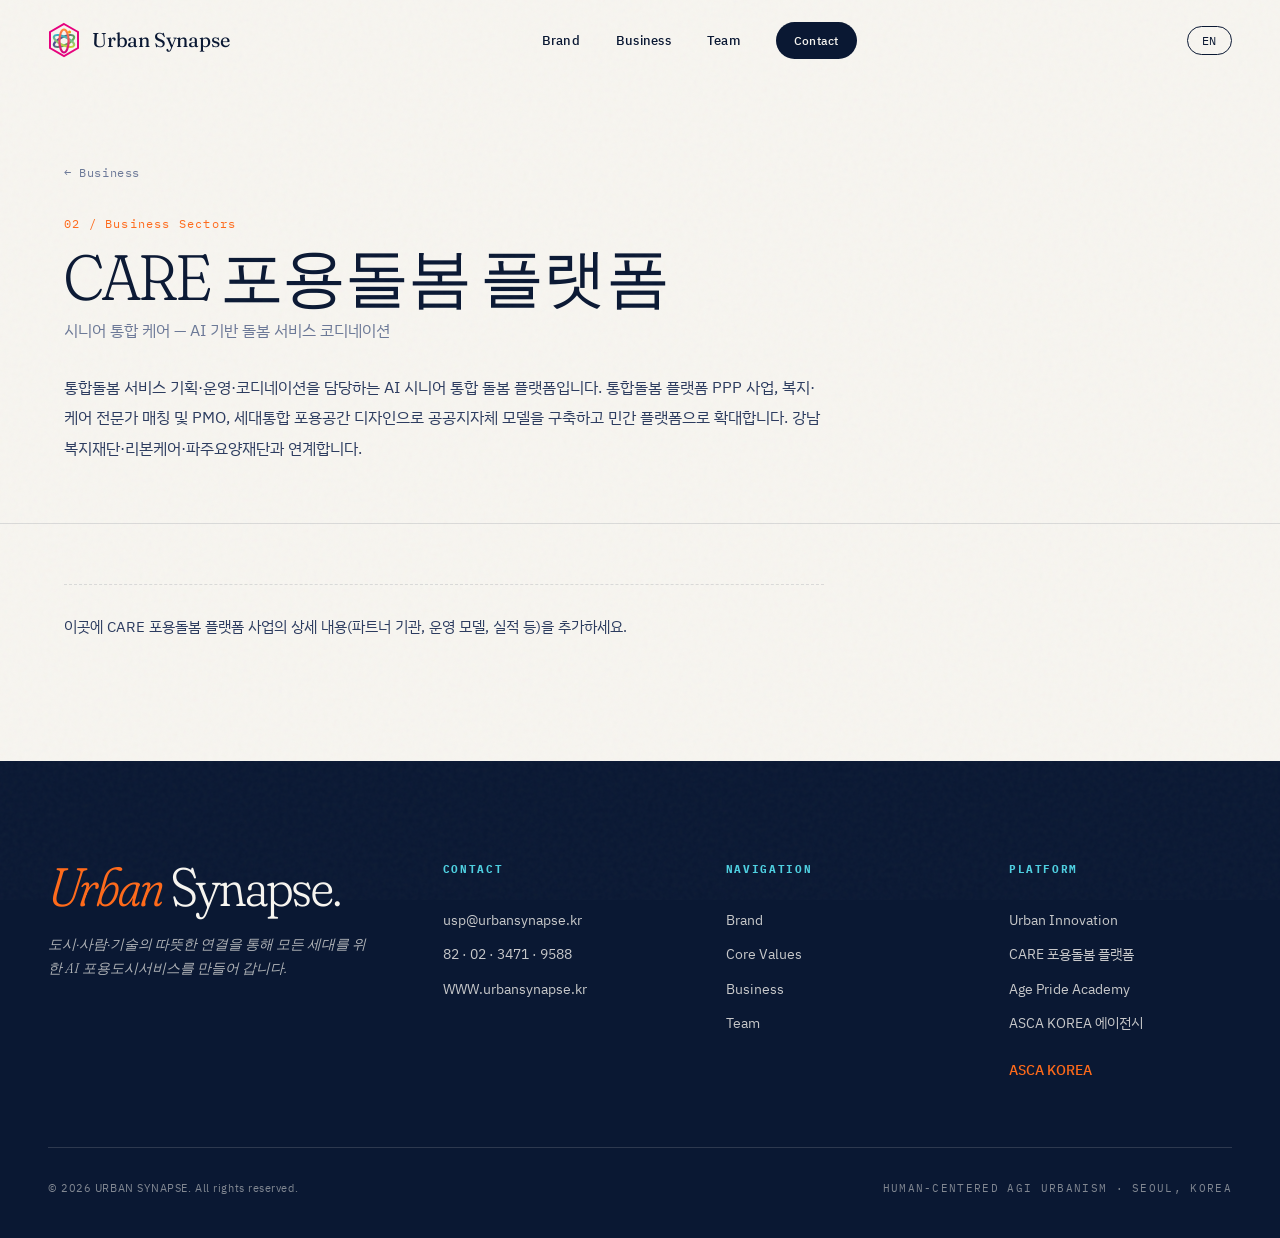
<file: care.html>
<!DOCTYPE html>
<html lang="ko">
<head>
<meta charset="UTF-8" />
<meta name="viewport" content="width=device-width, initial-scale=1.0" />
<title>CARE 포용돌봄 플랫폼 | URBAN SYNAPSE</title>
<meta name="description" content="어반시냅스의 CARE 포용돌봄 플랫폼은 AI 기반 시니어 통합돌봄 서비스 기획·운영·코디네이션을 담당합니다." />
<link rel="canonical" href="https://www.urbansynapse.kr/care.html" />
<meta property="og:type" content="website" />
<meta property="og:title" content="CARE 포용돌봄 플랫폼 | URBAN SYNAPSE" />
<meta property="og:description" content="어반시냅스의 CARE 포용돌봄 플랫폼은 AI 기반 시니어 통합돌봄 서비스 기획·운영·코디네이션을 담당합니다." />
<meta property="og:url" content="https://www.urbansynapse.kr/care.html" />
<meta property="og:locale" content="ko_KR" />
<meta property="og:image" content="https://www.urbansynapse.kr/assets/og-image.jpg" />
<meta property="og:image:width" content="1200" />
<meta property="og:image:height" content="630" />
<meta name="twitter:card" content="summary_large_image" />
<meta name="twitter:title" content="CARE 포용돌봄 플랫폼 | URBAN SYNAPSE" />
<meta name="twitter:description" content="어반시냅스의 CARE 포용돌봄 플랫폼은 AI 기반 시니어 통합돌봄 서비스 기획·운영·코디네이션을 담당합니다." />
<meta name="twitter:image" content="https://www.urbansynapse.kr/assets/og-image.jpg" />
<link rel="icon" type="image/svg+xml" href="data:image/svg+xml,<svg xmlns='http://www.w3.org/2000/svg' viewBox='0 0 32 36'><polygon points='16,2 30,10 30,26 16,34 2,26 2,10' stroke='url(%23hg)' stroke-width='2' fill='%23f7f5f0'/><ellipse cx='16' cy='19' rx='11' ry='4.2' stroke='url(%23pg)' stroke-width='2.2' fill='none' transform='rotate(-25 16 19)'/><ellipse cx='16' cy='19' rx='11' ry='4.2' stroke='url(%23by)' stroke-width='2.2' fill='none' transform='rotate(25 16 19)'/><ellipse cx='16' cy='19' rx='4.6' ry='11.5' stroke='url(%23om)' stroke-width='2.2' fill='none'/><circle cx='21.5' cy='10' r='1.5' fill='%23f2a30f'/><defs><linearGradient id='hg' x1='0' y1='0' x2='32' y2='36'><stop offset='0' stop-color='%23e6007e'/><stop offset='1' stop-color='%23ff8a3d'/></linearGradient><linearGradient id='pg' x1='0' y1='0' x2='1' y2='1'><stop offset='0' stop-color='%234c3aa0'/><stop offset='1' stop-color='%236dc24b'/></linearGradient><linearGradient id='by' x1='0' y1='0' x2='1' y2='1'><stop offset='0' stop-color='%231ba9e0'/><stop offset='1' stop-color='%23e8d61f'/></linearGradient><linearGradient id='om' x1='0' y1='0' x2='0' y2='1'><stop offset='0' stop-color='%23ff8a3d'/><stop offset='1' stop-color='%23d6007f'/></linearGradient></defs></svg>" />
<link rel="preconnect" href="https://fonts.googleapis.com">
<link rel="preconnect" href="https://fonts.gstatic.com" crossorigin>
<link href="https://fonts.googleapis.com/css2?family=Fraunces:ital,opsz,wght@0,9..144,300;0,9..144,400;0,9..144,500;0,9..144,600;1,9..144,300&family=IBM+Plex+Sans+KR:wght@300;400;500;600;700&family=IBM+Plex+Mono:wght@300;400;500&display=swap" rel="stylesheet">
<link rel="stylesheet" href="assets/styles.css">
</head>
<body>

<div id="site-ko" class="lang-view">
<nav id="nav">
  <div class="logo-mark">
    <svg class="logo-hex" viewBox="0 0 32 36" fill="none" xmlns="http://www.w3.org/2000/svg">
      <polygon points="16,2 30,10 30,26 16,34 2,26 2,10" stroke="url(#hg)" stroke-width="2" fill="none"/>
      <ellipse cx="16" cy="19" rx="11" ry="4.2" stroke="url(#pg)" stroke-width="2.2" fill="none" transform="rotate(-25 16 19)"/>
      <ellipse cx="16" cy="19" rx="11" ry="4.2" stroke="url(#by)" stroke-width="2.2" fill="none" transform="rotate(25 16 19)"/>
      <ellipse cx="16" cy="19" rx="4.6" ry="11.5" stroke="url(#om)" stroke-width="2.2" fill="none"/>
      <circle cx="21.5" cy="10" r="1.5" fill="#f2a30f"/>
      <defs>
        <linearGradient id="hg" x1="0" y1="0" x2="32" y2="36">
          <stop offset="0" stop-color="#e6007e"/>
          <stop offset="1" stop-color="#ff8a3d"/>
        </linearGradient>
        <linearGradient id="pg" x1="0" y1="0" x2="1" y2="1">
          <stop offset="0" stop-color="#4c3aa0"/>
          <stop offset="1" stop-color="#6dc24b"/>
        </linearGradient>
        <linearGradient id="by" x1="0" y1="0" x2="1" y2="1">
          <stop offset="0" stop-color="#1ba9e0"/>
          <stop offset="1" stop-color="#e8d61f"/>
        </linearGradient>
        <linearGradient id="om" x1="0" y1="0" x2="0" y2="1">
          <stop offset="0" stop-color="#ff8a3d"/>
          <stop offset="1" stop-color="#d6007f"/>
        </linearGradient>
      </defs>
    </svg>
    <span>Urban Synapse</span>
  </div>
  <ul>
    <li><a href="index.html#brand">Brand</a></li>
    <li><a href="index.html#sectors">Business</a></li>
    <li><a href="index.html#team">Team</a></li>
    <li><a href="index.html#contact" class="nav-contact">Contact</a></li>
  </ul>
  <button class="lang-toggle" type="button" onclick="setSiteLang('en')">EN</button>
</nav>
<div class="detail-hero">
  <a class="detail-back" href="index.html#sectors">← Business</a>
  <div class="detail-idx">02 / Business Sectors</div>
  <h1 class="display detail-title">CARE 포용돌봄 플랫폼</h1>
  <div class="detail-sub">시니어 통합 케어 — AI 기반 돌봄 서비스 코디네이션</div>
  <p class="detail-desc">통합돌봄 서비스 기획·운영·코디네이션을 담당하는 AI 시니어 통합 돌봄 플랫폼입니다. 통합돌봄 플랫폼 PPP 사업, 복지·케어 전문가 매칭 및 PMO, 세대통합 포용공간 디자인으로 공공지자체 모델을 구축하고 민간 플랫폼으로 확대합니다. 강남복지재단·리본케어·파주요양재단과 연계합니다.</p>
</div>
<div class="detail-body">
  <p class="detail-placeholder-block">이곳에 CARE 포용돌봄 플랫폼 사업의 상세 내용(파트너 기관, 운영 모델, 실적 등)을 추가하세요.</p>
</div>
<footer>
  <div class="footer-grid">
    <div class="footer-brand">
      <div class="display"><span class="accent">Urban</span> Synapse.</div>
      <p>도시·사람·기술의 따뜻한 연결을 통해 모든 세대를 위한 AI 포용도시서비스를 만들어 갑니다.</p>
    </div>
    <div class="footer-col">
      <h5>Contact</h5>
      <a href="mailto:usp@urbansynapse.kr">usp@urbansynapse.kr</a>
      <p>82 · 02 · 3471 · 9588</p>
      <a href="https://www.urbansynapse.kr" target="_blank">WWW.urbansynapse.kr</a>
    </div>
    <div class="footer-col">
      <h5>Navigation</h5>
      <a href="index.html#brand">Brand</a>
      <a href="index.html#values">Core Values</a>
      <a href="index.html#sectors">Business</a>
      <a href="index.html#team">Team</a>
    </div>
    <div class="footer-col">
      <h5>Platform</h5>
      <a href="urban-innovation.html">Urban Innovation</a>
      <a href="care.html">CARE 포용돌봄 플랫폼</a>
      <a href="age-pride.html">Age Pride Academy</a>
      <a href="asca.html">ASCA KOREA 에이전시</a>
      <p style="margin-top: 12px; color:var(--accent); font-weight:500;">ASCA KOREA</p>
    </div>
  </div>
  <div class="footer-bottom">
    <div>© 2026 URBAN SYNAPSE. All rights reserved.</div>
    <div class="mono">Human-Centered AGI Urbanism · Seoul, Korea</div>
  </div>
</footer>
</div>

<div id="site-en" class="lang-view" style="display:none;">
<nav id="nav-en">
  <div class="logo-mark">
    <svg class="logo-hex" viewBox="0 0 32 36" fill="none" xmlns="http://www.w3.org/2000/svg">
      <polygon points="16,2 30,10 30,26 16,34 2,26 2,10" stroke="url(#hg)" stroke-width="2" fill="none"/>
      <ellipse cx="16" cy="19" rx="11" ry="4.2" stroke="url(#pg)" stroke-width="2.2" fill="none" transform="rotate(-25 16 19)"/>
      <ellipse cx="16" cy="19" rx="11" ry="4.2" stroke="url(#by)" stroke-width="2.2" fill="none" transform="rotate(25 16 19)"/>
      <ellipse cx="16" cy="19" rx="4.6" ry="11.5" stroke="url(#om)" stroke-width="2.2" fill="none"/>
      <circle cx="21.5" cy="10" r="1.5" fill="#f2a30f"/>
      <defs>
        <linearGradient id="hg" x1="0" y1="0" x2="32" y2="36">
          <stop offset="0" stop-color="#e6007e"/>
          <stop offset="1" stop-color="#ff8a3d"/>
        </linearGradient>
        <linearGradient id="pg" x1="0" y1="0" x2="1" y2="1">
          <stop offset="0" stop-color="#4c3aa0"/>
          <stop offset="1" stop-color="#6dc24b"/>
        </linearGradient>
        <linearGradient id="by" x1="0" y1="0" x2="1" y2="1">
          <stop offset="0" stop-color="#1ba9e0"/>
          <stop offset="1" stop-color="#e8d61f"/>
        </linearGradient>
        <linearGradient id="om" x1="0" y1="0" x2="0" y2="1">
          <stop offset="0" stop-color="#ff8a3d"/>
          <stop offset="1" stop-color="#d6007f"/>
        </linearGradient>
      </defs>
    </svg>
    <span>Urban Synapse</span>
  </div>
  <ul>
    <li><a href="index.html#brand-en">Brand</a></li>
    <li><a href="index.html#sectors-en">Business</a></li>
    <li><a href="index.html#team-en">Team</a></li>
    <li><a href="index.html#contact-en" class="nav-contact">Contact</a></li>
  </ul>
  <button class="lang-toggle" type="button" onclick="setSiteLang('ko')">KO</button>
</nav>
<div class="detail-hero">
  <a class="detail-back" href="index.html#sectors-en">← Business</a>
  <div class="detail-idx">02 / Business Sectors</div>
  <h1 class="display detail-title">CARE Inclusive Platform</h1>
  <div class="detail-sub">Senior Integrated Care — AI-Based Care Service Coordination</div>
  <p class="detail-desc">An AI-based senior integrated care platform handling the planning, operation and coordination of integrated care services. Through PPP care-platform projects, matching of welfare/care experts with PMO support, and inclusive intergenerational space design, we build public models with local governments and expand into private platforms — in partnership with the Gangnam Welfare Foundation, Ribon Care and Paju Elderly Care Foundation.</p>
</div>
<div class="detail-body">
  <p class="detail-placeholder-block">Add detailed content for CARE Inclusive Platform here (partner organizations, operating model, results, etc).</p>
</div>
<footer>
  <div class="footer-grid">
    <div class="footer-brand">
      <div class="display"><span class="accent">Urban</span> Synapse.</div>
      <p>Through the warm connection of city, people and technology, we build AI-inclusive urban services for every generation.</p>
    </div>
    <div class="footer-col">
      <h5>Contact</h5>
      <a href="mailto:usp@urbansynapse.kr">usp@urbansynapse.kr</a>
      <p>82 · 02 · 3471 · 9588</p>
      <a href="https://www.urbansynapse.kr" target="_blank">WWW.urbansynapse.kr</a>
    </div>
    <div class="footer-col">
      <h5>Navigation</h5>
      <a href="index.html#brand-en">Brand</a>
      <a href="index.html#values-en">Core Values</a>
      <a href="index.html#sectors-en">Business</a>
      <a href="index.html#team-en">Team</a>
    </div>
    <div class="footer-col">
      <h5>Platform</h5>
      <a href="urban-innovation.html">Urban Innovation</a>
      <a href="care.html">CARE Inclusive Platform</a>
      <a href="age-pride.html">Age Pride Academy</a>
      <a href="asca.html">ASCA KOREA Agency</a>
      <p style="margin-top: 12px; color:var(--accent); font-weight:500;">ASCA KOREA</p>
    </div>
  </div>
  <div class="footer-bottom">
    <div>© 2026 URBAN SYNAPSE. All rights reserved.</div>
    <div class="mono">Human-Centered AGI Urbanism · Seoul, Korea</div>
  </div>
</footer>
</div>

<script>
  const navs = document.querySelectorAll('#site-ko nav, #site-en nav');
  window.addEventListener('scroll', () => {
    navs.forEach(nav => {
      if (window.scrollY > 40) nav.classList.add('scrolled');
      else nav.classList.remove('scrolled');
    });
  });

  function setSiteLang(lang) {
    const ko = document.getElementById('site-ko');
    const en = document.getElementById('site-en');
    if (lang === 'en') {
      ko.style.display = 'none';
      en.style.display = 'block';
    } else {
      en.style.display = 'none';
      ko.style.display = 'block';
    }
    window.scrollTo({ top: 0, behavior: 'instant' in window ? 'instant' : 'auto' });
  }
</script>
</body>
</html>
</file>
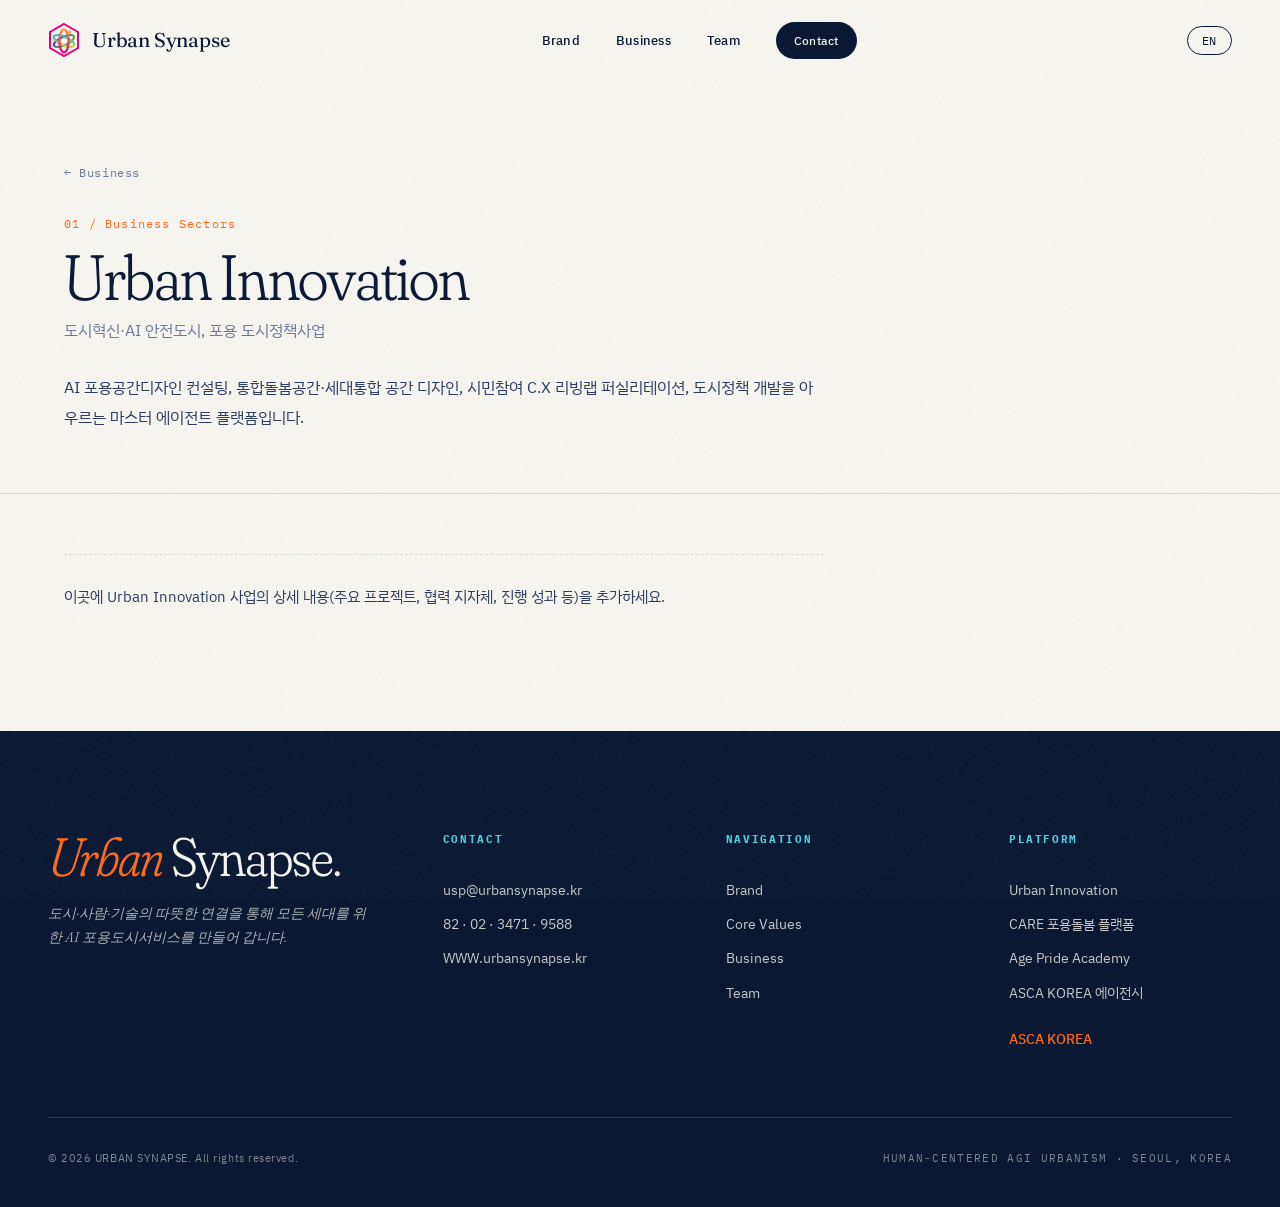
<file: urban-innovation.html>
<!DOCTYPE html>
<html lang="ko">
<head>
<meta charset="UTF-8" />
<meta name="viewport" content="width=device-width, initial-scale=1.0" />
<title>Urban Innovation | URBAN SYNAPSE</title>
<meta name="description" content="어반시냅스의 Urban Innovation 사업은 도시혁신·AI 안전도시, 포용 도시정책사업을 아우르는 마스터 에이전트 플랫폼입니다." />
<link rel="canonical" href="https://www.urbansynapse.kr/urban-innovation.html" />
<meta property="og:type" content="website" />
<meta property="og:title" content="Urban Innovation | URBAN SYNAPSE" />
<meta property="og:description" content="어반시냅스의 Urban Innovation 사업은 도시혁신·AI 안전도시, 포용 도시정책사업을 아우르는 마스터 에이전트 플랫폼입니다." />
<meta property="og:url" content="https://www.urbansynapse.kr/urban-innovation.html" />
<meta property="og:locale" content="ko_KR" />
<meta property="og:image" content="https://www.urbansynapse.kr/assets/og-image.jpg" />
<meta property="og:image:width" content="1200" />
<meta property="og:image:height" content="630" />
<meta name="twitter:card" content="summary_large_image" />
<meta name="twitter:title" content="Urban Innovation | URBAN SYNAPSE" />
<meta name="twitter:description" content="어반시냅스의 Urban Innovation 사업은 도시혁신·AI 안전도시, 포용 도시정책사업을 아우르는 마스터 에이전트 플랫폼입니다." />
<meta name="twitter:image" content="https://www.urbansynapse.kr/assets/og-image.jpg" />
<link rel="icon" type="image/svg+xml" href="data:image/svg+xml,<svg xmlns='http://www.w3.org/2000/svg' viewBox='0 0 32 36'><polygon points='16,2 30,10 30,26 16,34 2,26 2,10' stroke='url(%23hg)' stroke-width='2' fill='%23f7f5f0'/><ellipse cx='16' cy='19' rx='11' ry='4.2' stroke='url(%23pg)' stroke-width='2.2' fill='none' transform='rotate(-25 16 19)'/><ellipse cx='16' cy='19' rx='11' ry='4.2' stroke='url(%23by)' stroke-width='2.2' fill='none' transform='rotate(25 16 19)'/><ellipse cx='16' cy='19' rx='4.6' ry='11.5' stroke='url(%23om)' stroke-width='2.2' fill='none'/><circle cx='21.5' cy='10' r='1.5' fill='%23f2a30f'/><defs><linearGradient id='hg' x1='0' y1='0' x2='32' y2='36'><stop offset='0' stop-color='%23e6007e'/><stop offset='1' stop-color='%23ff8a3d'/></linearGradient><linearGradient id='pg' x1='0' y1='0' x2='1' y2='1'><stop offset='0' stop-color='%234c3aa0'/><stop offset='1' stop-color='%236dc24b'/></linearGradient><linearGradient id='by' x1='0' y1='0' x2='1' y2='1'><stop offset='0' stop-color='%231ba9e0'/><stop offset='1' stop-color='%23e8d61f'/></linearGradient><linearGradient id='om' x1='0' y1='0' x2='0' y2='1'><stop offset='0' stop-color='%23ff8a3d'/><stop offset='1' stop-color='%23d6007f'/></linearGradient></defs></svg>" />
<link rel="preconnect" href="https://fonts.googleapis.com">
<link rel="preconnect" href="https://fonts.gstatic.com" crossorigin>
<link href="https://fonts.googleapis.com/css2?family=Fraunces:ital,opsz,wght@0,9..144,300;0,9..144,400;0,9..144,500;0,9..144,600;1,9..144,300&family=IBM+Plex+Sans+KR:wght@300;400;500;600;700&family=IBM+Plex+Mono:wght@300;400;500&display=swap" rel="stylesheet">
<link rel="stylesheet" href="assets/styles.css">
</head>
<body>

<div id="site-ko" class="lang-view">
<nav id="nav">
  <div class="logo-mark">
    <svg class="logo-hex" viewBox="0 0 32 36" fill="none" xmlns="http://www.w3.org/2000/svg">
      <polygon points="16,2 30,10 30,26 16,34 2,26 2,10" stroke="url(#hg)" stroke-width="2" fill="none"/>
      <ellipse cx="16" cy="19" rx="11" ry="4.2" stroke="url(#pg)" stroke-width="2.2" fill="none" transform="rotate(-25 16 19)"/>
      <ellipse cx="16" cy="19" rx="11" ry="4.2" stroke="url(#by)" stroke-width="2.2" fill="none" transform="rotate(25 16 19)"/>
      <ellipse cx="16" cy="19" rx="4.6" ry="11.5" stroke="url(#om)" stroke-width="2.2" fill="none"/>
      <circle cx="21.5" cy="10" r="1.5" fill="#f2a30f"/>
      <defs>
        <linearGradient id="hg" x1="0" y1="0" x2="32" y2="36">
          <stop offset="0" stop-color="#e6007e"/>
          <stop offset="1" stop-color="#ff8a3d"/>
        </linearGradient>
        <linearGradient id="pg" x1="0" y1="0" x2="1" y2="1">
          <stop offset="0" stop-color="#4c3aa0"/>
          <stop offset="1" stop-color="#6dc24b"/>
        </linearGradient>
        <linearGradient id="by" x1="0" y1="0" x2="1" y2="1">
          <stop offset="0" stop-color="#1ba9e0"/>
          <stop offset="1" stop-color="#e8d61f"/>
        </linearGradient>
        <linearGradient id="om" x1="0" y1="0" x2="0" y2="1">
          <stop offset="0" stop-color="#ff8a3d"/>
          <stop offset="1" stop-color="#d6007f"/>
        </linearGradient>
      </defs>
    </svg>
    <span>Urban Synapse</span>
  </div>
  <ul>
    <li><a href="index.html#brand">Brand</a></li>
    <li><a href="index.html#sectors">Business</a></li>
    <li><a href="index.html#team">Team</a></li>
    <li><a href="index.html#contact" class="nav-contact">Contact</a></li>
  </ul>
  <button class="lang-toggle" type="button" onclick="setSiteLang('en')">EN</button>
</nav>
<div class="detail-hero">
  <a class="detail-back" href="index.html#sectors">← Business</a>
  <div class="detail-idx">01 / Business Sectors</div>
  <h1 class="display detail-title">Urban Innovation</h1>
  <div class="detail-sub">도시혁신·AI 안전도시, 포용 도시정책사업</div>
  <p class="detail-desc">AI 포용공간디자인 컨설팅, 통합돌봄공간·세대통합 공간 디자인, 시민참여 C.X 리빙랩 퍼실리테이션, 도시정책 개발을 아우르는 마스터 에이전트 플랫폼입니다.</p>
</div>
<div class="detail-body">
  <p class="detail-placeholder-block">이곳에 Urban Innovation 사업의 상세 내용(주요 프로젝트, 협력 지자체, 진행 성과 등)을 추가하세요.</p>
</div>
<footer>
  <div class="footer-grid">
    <div class="footer-brand">
      <div class="display"><span class="accent">Urban</span> Synapse.</div>
      <p>도시·사람·기술의 따뜻한 연결을 통해 모든 세대를 위한 AI 포용도시서비스를 만들어 갑니다.</p>
    </div>
    <div class="footer-col">
      <h5>Contact</h5>
      <a href="mailto:usp@urbansynapse.kr">usp@urbansynapse.kr</a>
      <p>82 · 02 · 3471 · 9588</p>
      <a href="https://www.urbansynapse.kr" target="_blank">WWW.urbansynapse.kr</a>
    </div>
    <div class="footer-col">
      <h5>Navigation</h5>
      <a href="index.html#brand">Brand</a>
      <a href="index.html#values">Core Values</a>
      <a href="index.html#sectors">Business</a>
      <a href="index.html#team">Team</a>
    </div>
    <div class="footer-col">
      <h5>Platform</h5>
      <a href="urban-innovation.html">Urban Innovation</a>
      <a href="care.html">CARE 포용돌봄 플랫폼</a>
      <a href="age-pride.html">Age Pride Academy</a>
      <a href="asca.html">ASCA KOREA 에이전시</a>
      <p style="margin-top: 12px; color:var(--accent); font-weight:500;">ASCA KOREA</p>
    </div>
  </div>
  <div class="footer-bottom">
    <div>© 2026 URBAN SYNAPSE. All rights reserved.</div>
    <div class="mono">Human-Centered AGI Urbanism · Seoul, Korea</div>
  </div>
</footer>
</div>

<div id="site-en" class="lang-view" style="display:none;">
<nav id="nav-en">
  <div class="logo-mark">
    <svg class="logo-hex" viewBox="0 0 32 36" fill="none" xmlns="http://www.w3.org/2000/svg">
      <polygon points="16,2 30,10 30,26 16,34 2,26 2,10" stroke="url(#hg)" stroke-width="2" fill="none"/>
      <ellipse cx="16" cy="19" rx="11" ry="4.2" stroke="url(#pg)" stroke-width="2.2" fill="none" transform="rotate(-25 16 19)"/>
      <ellipse cx="16" cy="19" rx="11" ry="4.2" stroke="url(#by)" stroke-width="2.2" fill="none" transform="rotate(25 16 19)"/>
      <ellipse cx="16" cy="19" rx="4.6" ry="11.5" stroke="url(#om)" stroke-width="2.2" fill="none"/>
      <circle cx="21.5" cy="10" r="1.5" fill="#f2a30f"/>
      <defs>
        <linearGradient id="hg" x1="0" y1="0" x2="32" y2="36">
          <stop offset="0" stop-color="#e6007e"/>
          <stop offset="1" stop-color="#ff8a3d"/>
        </linearGradient>
        <linearGradient id="pg" x1="0" y1="0" x2="1" y2="1">
          <stop offset="0" stop-color="#4c3aa0"/>
          <stop offset="1" stop-color="#6dc24b"/>
        </linearGradient>
        <linearGradient id="by" x1="0" y1="0" x2="1" y2="1">
          <stop offset="0" stop-color="#1ba9e0"/>
          <stop offset="1" stop-color="#e8d61f"/>
        </linearGradient>
        <linearGradient id="om" x1="0" y1="0" x2="0" y2="1">
          <stop offset="0" stop-color="#ff8a3d"/>
          <stop offset="1" stop-color="#d6007f"/>
        </linearGradient>
      </defs>
    </svg>
    <span>Urban Synapse</span>
  </div>
  <ul>
    <li><a href="index.html#brand-en">Brand</a></li>
    <li><a href="index.html#sectors-en">Business</a></li>
    <li><a href="index.html#team-en">Team</a></li>
    <li><a href="index.html#contact-en" class="nav-contact">Contact</a></li>
  </ul>
  <button class="lang-toggle" type="button" onclick="setSiteLang('ko')">KO</button>
</nav>
<div class="detail-hero">
  <a class="detail-back" href="index.html#sectors-en">← Business</a>
  <div class="detail-idx">01 / Business Sectors</div>
  <h1 class="display detail-title">Urban Innovation</h1>
  <div class="detail-sub">Urban Renewal · AI Safety City, Inclusive Urban Policy Projects</div>
  <p class="detail-desc">A master-agent platform spanning AI inclusive space design consulting, integrated-care and intergenerational space design, citizen-participation C.X living lab facilitation, and urban policy development.</p>
</div>
<div class="detail-body">
  <p class="detail-placeholder-block">Add detailed content for Urban Innovation here (key projects, partner municipalities, outcomes, etc).</p>
</div>
<footer>
  <div class="footer-grid">
    <div class="footer-brand">
      <div class="display"><span class="accent">Urban</span> Synapse.</div>
      <p>Through the warm connection of city, people and technology, we build AI-inclusive urban services for every generation.</p>
    </div>
    <div class="footer-col">
      <h5>Contact</h5>
      <a href="mailto:usp@urbansynapse.kr">usp@urbansynapse.kr</a>
      <p>82 · 02 · 3471 · 9588</p>
      <a href="https://www.urbansynapse.kr" target="_blank">WWW.urbansynapse.kr</a>
    </div>
    <div class="footer-col">
      <h5>Navigation</h5>
      <a href="index.html#brand-en">Brand</a>
      <a href="index.html#values-en">Core Values</a>
      <a href="index.html#sectors-en">Business</a>
      <a href="index.html#team-en">Team</a>
    </div>
    <div class="footer-col">
      <h5>Platform</h5>
      <a href="urban-innovation.html">Urban Innovation</a>
      <a href="care.html">CARE Inclusive Platform</a>
      <a href="age-pride.html">Age Pride Academy</a>
      <a href="asca.html">ASCA KOREA Agency</a>
      <p style="margin-top: 12px; color:var(--accent); font-weight:500;">ASCA KOREA</p>
    </div>
  </div>
  <div class="footer-bottom">
    <div>© 2026 URBAN SYNAPSE. All rights reserved.</div>
    <div class="mono">Human-Centered AGI Urbanism · Seoul, Korea</div>
  </div>
</footer>
</div>

<script>
  const navs = document.querySelectorAll('#site-ko nav, #site-en nav');
  window.addEventListener('scroll', () => {
    navs.forEach(nav => {
      if (window.scrollY > 40) nav.classList.add('scrolled');
      else nav.classList.remove('scrolled');
    });
  });

  function setSiteLang(lang) {
    const ko = document.getElementById('site-ko');
    const en = document.getElementById('site-en');
    if (lang === 'en') {
      ko.style.display = 'none';
      en.style.display = 'block';
    } else {
      en.style.display = 'none';
      ko.style.display = 'block';
    }
    window.scrollTo({ top: 0, behavior: 'instant' in window ? 'instant' : 'auto' });
  }
</script>
</body>
</html>
</file>
<file: assets/styles.css>
:root {
    --ink: #0a1833;
    --ink-soft: #2a3a5e;
    --ink-muted: #6b7897;
    --paper: #f7f5f0;
    --paper-warm: #ede8dc;
    --line: rgba(10, 24, 51, 0.12);
    --blue: #1f57d8;
    --blue-deep: #0a2a7a;
    --cyan: #4dd0e1;
    --accent: #ff6a1a;
    --accent-soft: #ffb98a;
    --grad: linear-gradient(135deg, #1f57d8 0%, #4dd0e1 60%, #a7e8f0 100%);
  }

  * { margin: 0; padding: 0; box-sizing: border-box; }

  html { scroll-behavior: smooth; }

  body {
    font-family: 'IBM Plex Sans KR', sans-serif;
    font-weight: 400;
    color: var(--ink);
    background: var(--paper);
    line-height: 1.6;
    font-size: 15px;
    -webkit-font-smoothing: antialiased;
    overflow-x: hidden;
  }

  /* Noise texture overlay */
  body::before {
    content: '';
    position: fixed;
    inset: 0;
    pointer-events: none;
    z-index: 1;
    opacity: 0.035;
    background-image: url("data:image/svg+xml,%3Csvg viewBox='0 0 200 200' xmlns='http://www.w3.org/2000/svg'%3E%3Cfilter id='n'%3E%3CfeTurbulence type='fractalNoise' baseFrequency='0.9' numOctaves='3'/%3E%3C/filter%3E%3Crect width='100%25' height='100%25' filter='url(%23n)'/%3E%3C/svg%3E");
  }

  .display {
    font-family: 'Fraunces', serif;
    font-variation-settings: "opsz" 144, "SOFT" 100;
    font-weight: 300;
    letter-spacing: -0.02em;
    line-height: 0.95;
  }

  .mono {
    font-family: 'IBM Plex Mono', monospace;
    font-size: 11px;
    letter-spacing: 0.12em;
    text-transform: uppercase;
  }

  /* ======== NAVIGATION ======== */
  nav {
    position: fixed;
    top: 0; left: 0; right: 0;
    z-index: 100;
    padding: 22px 48px;
    display: flex;
    justify-content: space-between;
    align-items: center;
    mix-blend-mode: normal;
    transition: all 0.4s ease;
    backdrop-filter: blur(0px);
  }
  nav.scrolled {
    background: rgba(247, 245, 240, 0.85);
    backdrop-filter: blur(14px);
    border-bottom: 1px solid var(--line);
    padding: 16px 48px;
  }
  .logo-mark {
    display: flex;
    align-items: center;
    gap: 12px;
    font-family: 'Fraunces', serif;
    font-weight: 400;
    font-size: 20px;
    letter-spacing: -0.01em;
    color: var(--ink);
  }
  .logo-hex {
    width: 32px;
    height: 36px;
    position: relative;
  }
  nav ul {
    display: flex;
    gap: 36px;
    list-style: none;
  }
  nav ul a {
    color: var(--ink);
    text-decoration: none;
    font-size: 13px;
    font-weight: 500;
    letter-spacing: 0.02em;
    position: relative;
    padding-bottom: 3px;
  }
  nav ul a::after {
    content: '';
    position: absolute;
    left: 0; bottom: 0;
    width: 0; height: 1px;
    background: var(--accent);
    transition: width 0.3s ease;
  }
  nav ul a:hover::after { width: 100%; }
  .nav-contact {
    background: var(--ink);
    color: var(--paper) !important;
    padding: 10px 18px !important;
    border-radius: 999px;
    font-size: 12px !important;
  }
  .nav-contact::after { display: none; }

  /* ======== HERO ======== */
  .hero {
    min-height: 100vh;
    position: relative;
    padding: 140px 48px 80px;
    display: flex;
    flex-direction: column;
    justify-content: space-between;
    overflow: hidden;
  }
  .hero-waves {
    position: absolute;
    inset: 0;
    z-index: 0;
    pointer-events: none;
  }
  .hero-waves svg {
    position: absolute;
    right: -10%;
    top: 0;
    width: 110%;
    height: 100%;
    opacity: 0.85;
  }
  .hero-content {
    position: relative;
    z-index: 2;
    max-width: 1400px;
    margin: 0 auto;
    width: 100%;
  }
  .hero-meta {
    display: flex;
    justify-content: space-between;
    align-items: flex-start;
    margin-bottom: 80px;
    font-size: 11px;
    color: var(--ink-muted);
  }
  .hero-meta .mono { color: var(--ink-soft); }
  .hero-title {
    font-size: clamp(72px, 13vw, 200px);
    line-height: 0.88;
    margin-bottom: 40px;
  }
  .hero-title .urban { color: var(--accent); font-style: italic; font-weight: 400; }
  .hero-title .synapse { color: var(--ink); display: block; }
  .hero-subtitle {
    display: grid;
    grid-template-columns: 1fr 1.3fr;
    gap: 80px;
    margin-top: 60px;
    align-items: end;
  }
  .hero-tagline {
    font-family: 'Fraunces', serif;
    font-style: italic;
    font-weight: 300;
    font-size: clamp(18px, 1.8vw, 26px);
    color: var(--ink-soft);
    line-height: 1.4;
    max-width: 480px;
  }
  .hero-desc {
    font-size: 15px;
    color: var(--ink-soft);
    line-height: 1.75;
    max-width: 460px;
    justify-self: end;
  }
  .hero-desc::before {
    content: '';
    display: block;
    width: 60px;
    height: 1px;
    background: var(--accent);
    margin-bottom: 20px;
  }

  .hero-foot {
    position: relative;
    z-index: 2;
    display: flex;
    justify-content: space-between;
    align-items: center;
    margin-top: 100px;
    padding-top: 24px;
    border-top: 1px solid var(--line);
    max-width: 1400px;
    margin-left: auto;
    margin-right: auto;
    width: 100%;
  }
  .scroll-cue {
    display: flex;
    align-items: center;
    gap: 12px;
    color: var(--ink-muted);
    font-size: 11px;
    letter-spacing: 0.15em;
    text-transform: uppercase;
  }
  .scroll-cue-line {
    width: 40px; height: 1px;
    background: var(--ink);
    position: relative;
    overflow: hidden;
  }
  .scroll-cue-line::after {
    content: '';
    position: absolute;
    inset: 0;
    background: var(--accent);
    animation: scrollLine 2.5s ease-in-out infinite;
  }
  @keyframes scrollLine {
    0% { transform: translateX(-100%); }
    50% { transform: translateX(0); }
    100% { transform: translateX(100%); }
  }

  /* ======== SECTIONS ======== */
  section {
    position: relative;
    z-index: 2;
  }
  .section-pad {
    padding: 140px 48px;
    max-width: 1400px;
    margin: 0 auto;
  }
  .section-number {
    display: inline-flex;
    align-items: center;
    gap: 10px;
    color: var(--accent);
    font-family: 'IBM Plex Mono', monospace;
    font-size: 11px;
    letter-spacing: 0.18em;
    margin-bottom: 28px;
  }
  .section-number::before {
    content: '';
    width: 24px; height: 1px;
    background: var(--accent);
  }
  .section-title {
    font-size: clamp(42px, 6vw, 84px);
    margin-bottom: 32px;
  }
  .section-lead {
    font-size: 18px;
    color: var(--ink-soft);
    line-height: 1.75;
    max-width: 680px;
    margin-bottom: 60px;
  }

  /* ======== BRAND / 01 ======== */
  .brand-section {
    background: var(--paper);
    border-top: 1px solid var(--line);
  }
  .brand-grid {
    display: grid;
    grid-template-columns: 1fr 1.3fr;
    gap: 100px;
    align-items: start;
  }
  .brand-visual {
    position: sticky;
    top: 120px;
    aspect-ratio: 1;
    background: linear-gradient(135deg, #0a2a7a 0%, #1f57d8 60%, #4dd0e1 100%);
    border-radius: 8px;
    display: flex;
    align-items: center;
    justify-content: center;
    overflow: hidden;
    position: relative;
  }
  .brand-visual::after {
    content: '';
    position: absolute;
    inset: 0;
    background-image: url("data:image/svg+xml,%3Csvg viewBox='0 0 200 200' xmlns='http://www.w3.org/2000/svg'%3E%3Cfilter id='n'%3E%3CfeTurbulence type='fractalNoise' baseFrequency='0.9' numOctaves='3'/%3E%3C/filter%3E%3Crect width='100%25' height='100%25' filter='url(%23n)'/%3E%3C/svg%3E");
    opacity: 0.15;
    mix-blend-mode: overlay;
  }
  .brand-visual svg {
    position: relative;
    z-index: 2;
    width: 60%;
  }
  .brand-pillars {
    display: flex;
    flex-direction: column;
    gap: 48px;
  }
  .pillar {
    padding-bottom: 32px;
    border-bottom: 1px solid var(--line);
  }
  .pillar:last-child { border-bottom: none; }
  .pillar-label {
    font-family: 'Fraunces', serif;
    font-style: italic;
    font-weight: 400;
    font-size: 15px;
    color: var(--accent);
    margin-bottom: 10px;
  }
  .pillar h3 {
    font-family: 'IBM Plex Sans KR', sans-serif;
    font-size: 22px;
    font-weight: 500;
    margin-bottom: 14px;
    color: var(--ink);
    letter-spacing: -0.01em;
  }
  .pillar p {
    color: var(--ink-soft);
    font-size: 15px;
    line-height: 1.8;
  }

  /* ======== MOTTO / 02 ======== */
  .motto-section {
    background: var(--ink);
    color: var(--paper);
    padding: 180px 48px;
    position: relative;
    overflow: hidden;
  }
  .motto-section .section-number { color: var(--cyan); }
  .motto-section .section-number::before { background: var(--cyan); }
  .motto-waves {
    position: absolute;
    inset: 0;
    opacity: 0.25;
    pointer-events: none;
  }
  .motto-inner {
    position: relative;
    z-index: 2;
    max-width: 1400px;
    margin: 0 auto;
  }
  .motto-heading {
    font-family: 'Fraunces', serif;
    font-weight: 300;
    font-size: clamp(36px, 5vw, 68px);
    line-height: 1.1;
    margin-bottom: 48px;
    letter-spacing: -0.02em;
    max-width: 1100px;
  }
  .motto-heading .hl {
    color: var(--cyan);
    font-style: italic;
  }
  .motto-body {
    display: grid;
    grid-template-columns: repeat(3, 1fr);
    gap: 60px;
    margin-top: 80px;
    padding-top: 60px;
    border-top: 1px solid rgba(255,255,255,0.15);
  }
  .motto-body p {
    color: rgba(247, 245, 240, 0.75);
    line-height: 1.8;
    font-size: 15px;
  }
  .motto-body p strong {
    display: block;
    color: var(--paper);
    font-family: 'Fraunces', serif;
    font-style: italic;
    font-weight: 400;
    font-size: 22px;
    margin-bottom: 14px;
    letter-spacing: -0.01em;
  }

  /* ======== TEAM ROLES GRID ======== */
  .roles-grid {
    display: grid;
    grid-template-columns: repeat(4, 1fr);
    gap: 24px;
    margin-top: 64px;
  }
  .roles-grid .value-card {
    padding: 32px 28px;
  }
  .roles-grid .value-card h4 {
    font-size: 18px;
    margin-bottom: 16px;
  }
  .roles-grid .value-card ul li {
    font-size: 13px;
  }

  /* ======== ROADMAP ======== */
  .roadmap-section { background: var(--paper-warm); }
  .roadmap-grid {
    display: grid;
    grid-template-columns: repeat(5, 1fr);
    gap: 16px;
    margin-top: 64px;
  }
  .roadmap-col { display: flex; flex-direction: column; gap: 12px; }
  .roadmap-period {
    color: #fff;
    font-family: 'IBM Plex Mono', monospace;
    font-size: 13px;
    font-weight: 600;
    text-align: center;
    padding: 14px 8px;
    border-radius: 4px;
    line-height: 1.5;
  }
  .roadmap-period span { display: block; font-size: 12px; font-weight: 400; opacity: 0.85; }
  .roadmap-card {
    background: var(--paper);
    border: 1px solid var(--line);
    border-radius: 4px;
    padding: 20px 16px 20px 34px;
    font-size: 13px;
    line-height: 1.6;
    color: var(--ink-soft);
    position: relative;
    flex: 1;
  }
  .roadmap-dot {
    position: absolute;
    left: 14px; top: 22px;
    width: 8px; height: 8px;
    border-radius: 50%;
  }

  /* ======== CORE VALUES / 03 ======== */
  .values-section { background: var(--paper-warm); }
  .values-grid {
    display: grid;
    grid-template-columns: repeat(3, 1fr);
    gap: 32px;
    margin-top: 72px;
  }
  .value-card {
    background: var(--paper);
    padding: 48px 40px;
    border-radius: 4px;
    position: relative;
    border: 1px solid var(--line);
    transition: transform 0.4s ease, box-shadow 0.4s ease;
  }
  .value-card:hover {
    transform: translateY(-6px);
    box-shadow: 0 30px 60px -20px rgba(10, 24, 51, 0.15);
  }
  .value-num {
    font-family: 'Fraunces', serif;
    font-size: 72px;
    font-weight: 300;
    color: var(--accent);
    line-height: 1;
    margin-bottom: 20px;
    font-style: italic;
  }
  .value-card h4 {
    font-family: 'IBM Plex Sans KR', sans-serif;
    font-size: 24px;
    font-weight: 600;
    margin-bottom: 20px;
    letter-spacing: -0.01em;
  }
  .value-card ul {
    list-style: none;
    color: var(--ink-soft);
  }
  .value-card ul li {
    padding: 8px 0;
    padding-left: 18px;
    position: relative;
    font-size: 14px;
    line-height: 1.7;
    border-bottom: 1px dashed var(--line);
  }
  .value-card ul li:last-child { border-bottom: none; }
  .value-card ul li::before {
    content: '';
    position: absolute;
    left: 0; top: 16px;
    width: 8px; height: 1px;
    background: var(--accent);
  }

  /* ======== BUSINESS SECTORS / 04 ======== */
  .sectors-section { background: var(--paper); }
  .sector-header {
    display: grid;
    grid-template-columns: 1fr 1fr;
    gap: 80px;
    align-items: end;
    margin-bottom: 80px;
  }
  .sectors-list {
    display: flex;
    flex-direction: column;
  }
  .sector-row {
    display: grid;
    grid-template-columns: 60px 1fr 2fr 180px;
    gap: 32px;
    padding: 40px 24px;
    align-items: center;
    transition: all 0.4s ease;
    cursor: pointer;
    position: relative;
    border-top: 1px solid var(--line);
    text-decoration: none;
    color: inherit;
  }
  .sectors-list a.sector-row:last-child { border-bottom: 1px solid var(--line); }
  .sector-report {
    border-top: 1px dashed var(--line);
    padding-top: 24px;
    display: grid;
    grid-template-columns: 220px 1fr;
    gap: 32px;
  }
  .sector-report-photo {
    width: 100%;
    aspect-ratio: 4/3;
    object-fit: cover;
    border-radius: 3px;
  }
  .sector-report-caption {
    font-family: 'IBM Plex Mono', monospace;
    font-size: 11px;
    color: var(--ink-muted);
    margin-top: 8px;
    letter-spacing: 0.03em;
    line-height: 1.5;
  }
  .sector-report-title {
    font-family: 'IBM Plex Mono', monospace;
    font-size: 11px;
    letter-spacing: 0.1em;
    color: var(--accent);
    text-transform: uppercase;
    margin-bottom: 10px;
  }
  .sector-report-days {
    display: flex;
    flex-direction: column;
    gap: 16px;
  }
  .sector-report-day h6 {
    font-family: 'IBM Plex Sans KR', sans-serif;
    font-size: 13px;
    font-weight: 600;
    color: var(--ink);
    margin-bottom: 4px;
  }
  .sector-report-day p {
    font-size: 14px;
    line-height: 1.75;
    color: var(--ink-soft);
    margin: 0;
  }
  .sector-report-summary {
    margin-top: 4px;
    padding-top: 16px;
    border-top: 1px solid var(--line);
    font-size: 14px;
    line-height: 1.75;
    color: var(--ink);
  }
  @media (max-width: 720px) {
    .sector-report { grid-template-columns: 1fr; }
  }
  .sector-row::before {
    content: '';
    position: absolute;
    left: 0; top: 0;
    width: 0; height: 100%;
    background: linear-gradient(90deg, rgba(31,87,216,0.04) 0%, transparent 100%);
    transition: width 0.4s ease;
    z-index: -1;
  }
  .sector-row:hover::before { width: 100%; }
  .sector-row:hover {
    padding-left: 40px;
  }
  .sector-row:hover .sector-arrow { transform: translateX(8px); color: var(--accent); }
  .sector-idx {
    font-family: 'IBM Plex Mono', monospace;
    font-size: 12px;
    color: var(--ink-muted);
  }
  .sector-title {
    font-family: 'Fraunces', serif;
    font-weight: 400;
    font-size: 28px;
    letter-spacing: -0.01em;
    line-height: 1.15;
  }
  .sector-ko {
    display: block;
    font-family: 'IBM Plex Sans KR', sans-serif;
    font-size: 14px;
    color: var(--ink-muted);
    margin-top: 6px;
    font-weight: 400;
  }
  .sector-desc {
    font-size: 14px;
    color: var(--ink-soft);
    line-height: 1.7;
  }
  .sector-arrow {
    justify-self: end;
    font-family: 'IBM Plex Mono', monospace;
    font-size: 12px;
    letter-spacing: 0.1em;
    color: var(--ink-muted);
    transition: all 0.3s ease;
    display: flex;
    align-items: center;
    gap: 8px;
  }

  /* ======== SYNAPLIFE PLATFORM ======== */
  .platform-section {
    background: var(--paper-warm);
    position: relative;
    overflow: hidden;
  }
  .platform-grid {
    display: grid;
    grid-template-columns: 1fr 1fr;
    gap: 80px;
    align-items: center;
    margin-top: 60px;
  }
  .platform-diagram {
    aspect-ratio: 1;
    position: relative;
    display: flex;
    align-items: center;
    justify-content: center;
  }
  .platform-text h3 {
    font-family: 'Fraunces', serif;
    font-weight: 400;
    font-size: clamp(32px, 3.5vw, 48px);
    letter-spacing: -0.01em;
    line-height: 1.15;
    margin-bottom: 28px;
  }
  .platform-text h3 .accent { color: var(--accent); font-style: italic; }
  .platform-text p {
    color: var(--ink-soft);
    font-size: 16px;
    line-height: 1.8;
    margin-bottom: 24px;
  }
  .platform-tags {
    display: flex;
    flex-wrap: wrap;
    gap: 10px;
    margin-top: 32px;
  }
  .platform-tag {
    padding: 8px 16px;
    border: 1px solid var(--ink);
    border-radius: 999px;
    font-size: 12px;
    letter-spacing: 0.03em;
    color: var(--ink);
    background: transparent;
    transition: all 0.3s ease;
  }
  .platform-tag:hover {
    background: var(--ink);
    color: var(--paper);
  }

  /* ======== TEAM / 05 ======== */
  .team-section { background: var(--paper); }
  .founder {
    display: grid;
    grid-template-columns: 1fr 1.4fr;
    gap: 80px;
    margin-top: 60px;
    padding-bottom: 80px;
    border-bottom: 1px solid var(--line);
  }
  .founder-visual {
    aspect-ratio: 3/4;
    background: linear-gradient(160deg, #ede8dc 0%, #d4cdba 100%);
    border-radius: 4px;
    position: relative;
    overflow: hidden;
    display: flex;
    align-items: flex-end;
    padding: 32px;
  }
  .founder-photo {
    position: absolute;
    top: 0; left: 0;
    width: 100%; height: 100%;
    object-fit: cover;
    z-index: 0;
  }
  .founder-visual::before {
    content: '';
    position: absolute;
    top: 0; right: 0;
    width: 80%; height: 80%;
    background: radial-gradient(circle, rgba(255,106,26,0.15) 0%, transparent 70%);
    z-index: 1;
  }
  .founder-visual::after {
    content: '';
    position: absolute;
    left: 0; bottom: 0;
    width: 100%; height: 55%;
    background: linear-gradient(0deg, rgba(20,18,14,0.72) 0%, rgba(20,18,14,0) 100%);
    z-index: 1;
  }
  .founder-name-card {
    position: relative;
    z-index: 2;
    font-family: 'IBM Plex Mono', monospace;
    font-size: 11px;
    color: rgba(255,255,255,0.85);
    letter-spacing: 0.1em;
  }
  .founder-name-card strong {
    display: block;
    font-family: 'Fraunces', serif;
    font-weight: 400;
    font-size: 36px;
    color: #fff;
    letter-spacing: -0.02em;
    margin-bottom: 6px;
    font-style: italic;
  }
  .founder-info h3 {
    font-family: 'Fraunces', serif;
    font-weight: 400;
    font-size: 48px;
    letter-spacing: -0.02em;
    margin-bottom: 8px;
  }
  .founder-info .role {
    font-size: 14px;
    color: var(--accent);
    letter-spacing: 0.05em;
    margin-bottom: 32px;
  }
  .founder-info > p {
    color: var(--ink-soft);
    line-height: 1.8;
    margin-bottom: 32px;
    font-size: 15px;
  }
  .credentials {
    display: grid;
    grid-template-columns: repeat(3, 1fr);
    gap: 24px;
    margin-top: 32px;
  }
  .cred-item h5 {
    font-family: 'IBM Plex Mono', monospace;
    font-size: 10px;
    color: var(--ink-muted);
    letter-spacing: 0.15em;
    margin-bottom: 10px;
    font-weight: 500;
  }
  .cred-item p {
    font-size: 13px;
    color: var(--ink);
    line-height: 1.6;
  }

  .advisors {
    margin-top: 80px;
  }
  .advisors-head {
    display: flex;
    justify-content: space-between;
    align-items: end;
    margin-bottom: 48px;
  }
  .advisors-head h3 {
    font-family: 'Fraunces', serif;
    font-weight: 300;
    font-size: 42px;
    letter-spacing: -0.02em;
  }
  .advisor-grid {
    display: grid;
    grid-template-columns: repeat(4, 1fr);
    gap: 20px;
  }
  .advisor {
    padding: 32px 24px;
    border-radius: 4px;
    position: relative;
    color: var(--paper);
    min-height: 240px;
    display: flex;
    flex-direction: column;
    justify-content: flex-end;
    overflow: hidden;
  }
  .advisor:nth-child(1) { background: linear-gradient(160deg, #ff6a1a, #d9480f); }
  .advisor:nth-child(2) { background: linear-gradient(160deg, #0e8a8d, #0a2a7a); }
  .advisor:nth-child(3) { background: linear-gradient(160deg, #6b9c3f, #375f14); }
  .advisor:nth-child(4) { background: linear-gradient(160deg, #1f4a7a, #0a1833); }
  .advisor-field {
    font-family: 'IBM Plex Mono', monospace;
    font-size: 10px;
    letter-spacing: 0.18em;
    opacity: 0.85;
    margin-bottom: 12px;
  }
  .advisor h4 {
    font-family: 'Fraunces', serif;
    font-weight: 400;
    font-size: 26px;
    letter-spacing: -0.01em;
    margin-bottom: 10px;
  }
  .advisor p {
    font-size: 13px;
    line-height: 1.6;
    opacity: 0.9;
  }

  /* ======== EPILOGUE / CTA ======== */
  .epilogue {
    background: var(--paper);
    padding: 180px 48px;
    position: relative;
    overflow: hidden;
  }
  .epilogue-bg {
    position: absolute;
    inset: 0;
    opacity: 0.5;
    pointer-events: none;
  }
  .epilogue-inner {
    position: relative;
    z-index: 2;
    max-width: 1400px;
    margin: 0 auto;
    text-align: center;
  }
  .epilogue-title {
    font-family: 'Fraunces', serif;
    font-weight: 300;
    font-size: clamp(40px, 6vw, 88px);
    line-height: 1.05;
    letter-spacing: -0.02em;
    max-width: 1100px;
    margin: 0 auto 48px;
  }
  .epilogue-title em {
    color: var(--accent);
    font-weight: 400;
  }
  .epilogue-body {
    font-size: 17px;
    color: var(--ink-soft);
    line-height: 1.8;
    max-width: 760px;
    margin: 0 auto 60px;
  }
  .cta-button {
    display: inline-flex;
    align-items: center;
    gap: 16px;
    background: var(--ink);
    color: var(--paper);
    padding: 22px 40px;
    border-radius: 999px;
    text-decoration: none;
    font-family: 'Fraunces', serif;
    font-style: italic;
    font-size: 20px;
    letter-spacing: -0.01em;
    transition: all 0.3s ease;
  }
  .cta-button:hover {
    background: var(--accent);
    transform: translateY(-2px);
  }
  .cta-button svg { transition: transform 0.3s ease; }
  .cta-button:hover svg { transform: translateX(4px); }

  /* ======== FOOTER ======== */
  footer {
    background: var(--ink);
    color: var(--paper);
    padding: 100px 48px 40px;
    position: relative;
  }
  .footer-grid {
    display: grid;
    grid-template-columns: 1.5fr 1fr 1fr 1fr;
    gap: 60px;
    max-width: 1400px;
    margin: 0 auto 60px;
  }
  .footer-brand .display {
    font-size: 54px;
    margin-bottom: 20px;
  }
  .footer-brand .display .accent { color: var(--accent); font-style: italic; }
  .footer-brand p {
    color: rgba(247,245,240,0.7);
    font-size: 14px;
    line-height: 1.7;
    max-width: 320px;
    font-family: 'Fraunces', serif;
    font-style: italic;
    font-weight: 300;
  }
  .footer-col h5 {
    font-family: 'IBM Plex Mono', monospace;
    font-size: 11px;
    letter-spacing: 0.15em;
    color: var(--cyan);
    margin-bottom: 24px;
    text-transform: uppercase;
  }
  .footer-col a, .footer-col p {
    display: block;
    color: rgba(247,245,240,0.8);
    font-size: 14px;
    padding: 6px 0;
    text-decoration: none;
    transition: color 0.2s ease;
    line-height: 1.6;
  }
  .footer-col a:hover { color: var(--accent); }
  .footer-bottom {
    max-width: 1400px;
    margin: 0 auto;
    padding-top: 32px;
    border-top: 1px solid rgba(247,245,240,0.15);
    display: flex;
    justify-content: space-between;
    align-items: center;
    font-size: 11px;
    color: rgba(247,245,240,0.5);
    letter-spacing: 0.05em;
  }

  /* ======== ANIMATIONS ======== */
  @keyframes waveMove {
    0% { transform: translateX(0) translateY(0); }
    50% { transform: translateX(-2%) translateY(-1%); }
    100% { transform: translateX(0) translateY(0); }
  }
  .hero-waves svg { animation: waveMove 15s ease-in-out infinite; }

  .reveal { opacity: 0; transform: translateY(30px); transition: opacity 1s ease, transform 1s ease; }
  .reveal.in { opacity: 1; transform: translateY(0); }

  /* ======== RESPONSIVE ======== */
  @media (max-width: 900px) {
    nav { padding: 16px 20px; }
    nav ul { display: none; }
    .hero { padding: 100px 20px 60px; }
    .section-pad { padding: 100px 20px; }
    .motto-section, .epilogue { padding: 100px 20px; }
    .hero-subtitle { grid-template-columns: 1fr; gap: 40px; }
    .hero-desc { justify-self: start; }
    .brand-grid, .platform-grid, .founder { grid-template-columns: 1fr; gap: 40px; }
    .brand-visual { position: relative; top: 0; }
    .values-grid, .motto-body { grid-template-columns: 1fr; gap: 24px; }
    .sector-header { grid-template-columns: 1fr; gap: 32px; }
    .sector-row { grid-template-columns: 40px 1fr; gap: 16px; padding: 24px 12px; }
    .sector-row .sector-desc, .sector-row .sector-arrow { display: none; }
    .advisor-grid { grid-template-columns: repeat(2, 1fr); }
    .footer-grid { grid-template-columns: 1fr; gap: 40px; }
    .footer-bottom { flex-direction: column; gap: 12px; text-align: center; }
    .credentials { grid-template-columns: 1fr; }
    .roles-grid { grid-template-columns: 1fr 1fr; }
    .roadmap-grid { grid-template-columns: 1fr; }
  }

  .lang-toggle {
    margin-left: 18px;
    padding: 6px 14px;
    border-radius: 20px;
    border: 1px solid var(--ink);
    background: transparent;
    color: var(--ink);
    font-family: 'IBM Plex Mono', monospace;
    font-size: 12px;
    letter-spacing: 0.05em;
    cursor: pointer;
    transition: background 0.2s ease, color 0.2s ease;
  }
  .lang-toggle:hover {
    background: var(--ink);
    color: var(--paper);
  }
  @media (max-width: 860px) {
    .lang-toggle { margin-left: 8px; padding: 5px 10px; font-size: 11px; }
  }

  /* ======== BUSINESS DETAIL PAGES ======== */
  .detail-hero {
    padding: 160px 64px 60px;
    max-width: 1400px;
    margin: 0 auto;
    border-bottom: 1px solid var(--line);
  }
  .detail-back {
    display: inline-flex;
    align-items: center;
    gap: 6px;
    font-family: 'IBM Plex Mono', monospace;
    font-size: 12px;
    letter-spacing: 0.05em;
    color: var(--ink-muted);
    text-decoration: none;
    margin-bottom: 32px;
    transition: color 0.2s ease;
  }
  .detail-back:hover { color: var(--accent); }
  .detail-idx {
    font-family: 'IBM Plex Mono', monospace;
    font-size: 12px;
    color: var(--accent);
    letter-spacing: 0.1em;
    margin-bottom: 14px;
  }
  .detail-title {
    font-size: clamp(36px, 5vw, 64px);
    margin-bottom: 10px;
  }
  .detail-sub {
    font-family: 'IBM Plex Sans KR', sans-serif;
    font-size: 16px;
    color: var(--ink-muted);
    margin-bottom: 28px;
  }
  .detail-desc {
    max-width: 760px;
    font-size: 16px;
    line-height: 1.9;
    color: var(--ink-soft);
  }
  .detail-body {
    padding: 60px 64px 120px;
    max-width: 1400px;
    margin: 0 auto;
  }
  .detail-body .sector-report {
    border-top: none;
    padding-top: 0;
    grid-template-columns: 320px 1fr;
  }
  .detail-body .sector-report-photo { aspect-ratio: 4/3; }
  .detail-placeholder-block {
    max-width: 760px;
    font-size: 15px;
    line-height: 1.9;
    color: var(--ink-soft);
    border-top: 1px dashed var(--line);
    padding-top: 28px;
  }
  @media (max-width: 900px) {
    .detail-hero { padding: 130px 20px 40px; }
    .detail-body { padding: 40px 20px 80px; }
    .detail-body .sector-report { grid-template-columns: 1fr; }
  }

  /* ======== MOU DOCUMENT GALLERY ======== */
  .doc-gallery {
    margin-top: 56px;
    padding-top: 40px;
    border-top: 1px solid var(--line);
  }
  .doc-gallery-title {
    font-family: 'IBM Plex Mono', monospace;
    font-size: 11px;
    letter-spacing: 0.1em;
    color: var(--accent);
    text-transform: uppercase;
    margin-bottom: 20px;
  }
  .doc-gallery-grid {
    display: grid;
    grid-template-columns: repeat(2, 1fr);
    gap: 24px;
    max-width: 640px;
  }
  .doc-gallery-item img {
    width: 100%;
    border: 1px solid var(--line);
    border-radius: 3px;
    display: block;
  }
  .doc-gallery-item p {
    font-family: 'IBM Plex Mono', monospace;
    font-size: 11px;
    color: var(--ink-muted);
    margin-top: 8px;
    letter-spacing: 0.02em;
  }
  @media (max-width: 560px) {
    .doc-gallery-grid { grid-template-columns: 1fr; max-width: 320px; }
  }

  /* ======== ASCA FIELD PHOTO GALLERY ======== */
  .field-gallery {
    margin-top: 56px;
    padding-top: 40px;
    border-top: 1px solid var(--line);
  }
  .field-gallery-title {
    font-family: 'IBM Plex Mono', monospace;
    font-size: 11px;
    letter-spacing: 0.1em;
    color: var(--accent);
    text-transform: uppercase;
    margin-bottom: 20px;
  }
  .field-gallery-grid {
    display: grid;
    grid-template-columns: repeat(3, 1fr);
    gap: 16px;
  }
  .field-gallery-item {
    position: relative;
    overflow: hidden;
    border-radius: 3px;
    aspect-ratio: 4/3;
  }
  .field-gallery-item.wide {
    grid-column: span 2;
    aspect-ratio: 16/7.6;
  }
  .field-gallery-item img {
    width: 100%;
    height: 100%;
    object-fit: cover;
    display: block;
    transition: transform 0.5s ease;
  }
  .field-gallery-item:hover img { transform: scale(1.05); }
  .field-gallery-item span {
    position: absolute;
    left: 0; bottom: 0; right: 0;
    padding: 10px 12px;
    font-family: 'IBM Plex Mono', monospace;
    font-size: 10.5px;
    letter-spacing: 0.02em;
    color: #fff;
    background: linear-gradient(0deg, rgba(10,24,51,0.75) 0%, rgba(10,24,51,0) 100%);
  }
  @media (max-width: 720px) {
    .field-gallery-grid { grid-template-columns: repeat(2, 1fr); }
    .field-gallery-item.wide { grid-column: span 2; aspect-ratio: 16/9; }
  }

  /* ======== ASCA OFFICIAL POSTERS ======== */
  .poster-gallery {
    margin-top: 56px;
    padding-top: 40px;
    border-top: 1px solid var(--line);
  }
  .poster-gallery-title {
    font-family: 'IBM Plex Mono', monospace;
    font-size: 11px;
    letter-spacing: 0.1em;
    color: var(--accent);
    text-transform: uppercase;
    margin-bottom: 20px;
  }
  .poster-gallery-grid {
    display: grid;
    grid-template-columns: repeat(3, 1fr);
    gap: 24px;
    max-width: 900px;
  }
  .poster-gallery-item img {
    width: 100%;
    border: 1px solid var(--line);
    border-radius: 3px;
    display: block;
    aspect-ratio: 3/4.1;
    object-fit: cover;
    object-position: top;
  }
  .poster-gallery-item p {
    font-family: 'IBM Plex Mono', monospace;
    font-size: 11px;
    color: var(--ink-muted);
    margin-top: 8px;
    letter-spacing: 0.02em;
    line-height: 1.5;
  }
  @media (max-width: 640px) {
    .poster-gallery-grid { grid-template-columns: repeat(3, 1fr); gap: 10px; max-width: 100%; }
    .poster-gallery-item p { font-size: 9.5px; }
  }

  /* field gallery portrait item override (avoid cropping faces) */
  .field-gallery-item.portrait {
    aspect-ratio: 3/4;
  }
  .field-gallery-item img { object-position: center top; }
</file>
